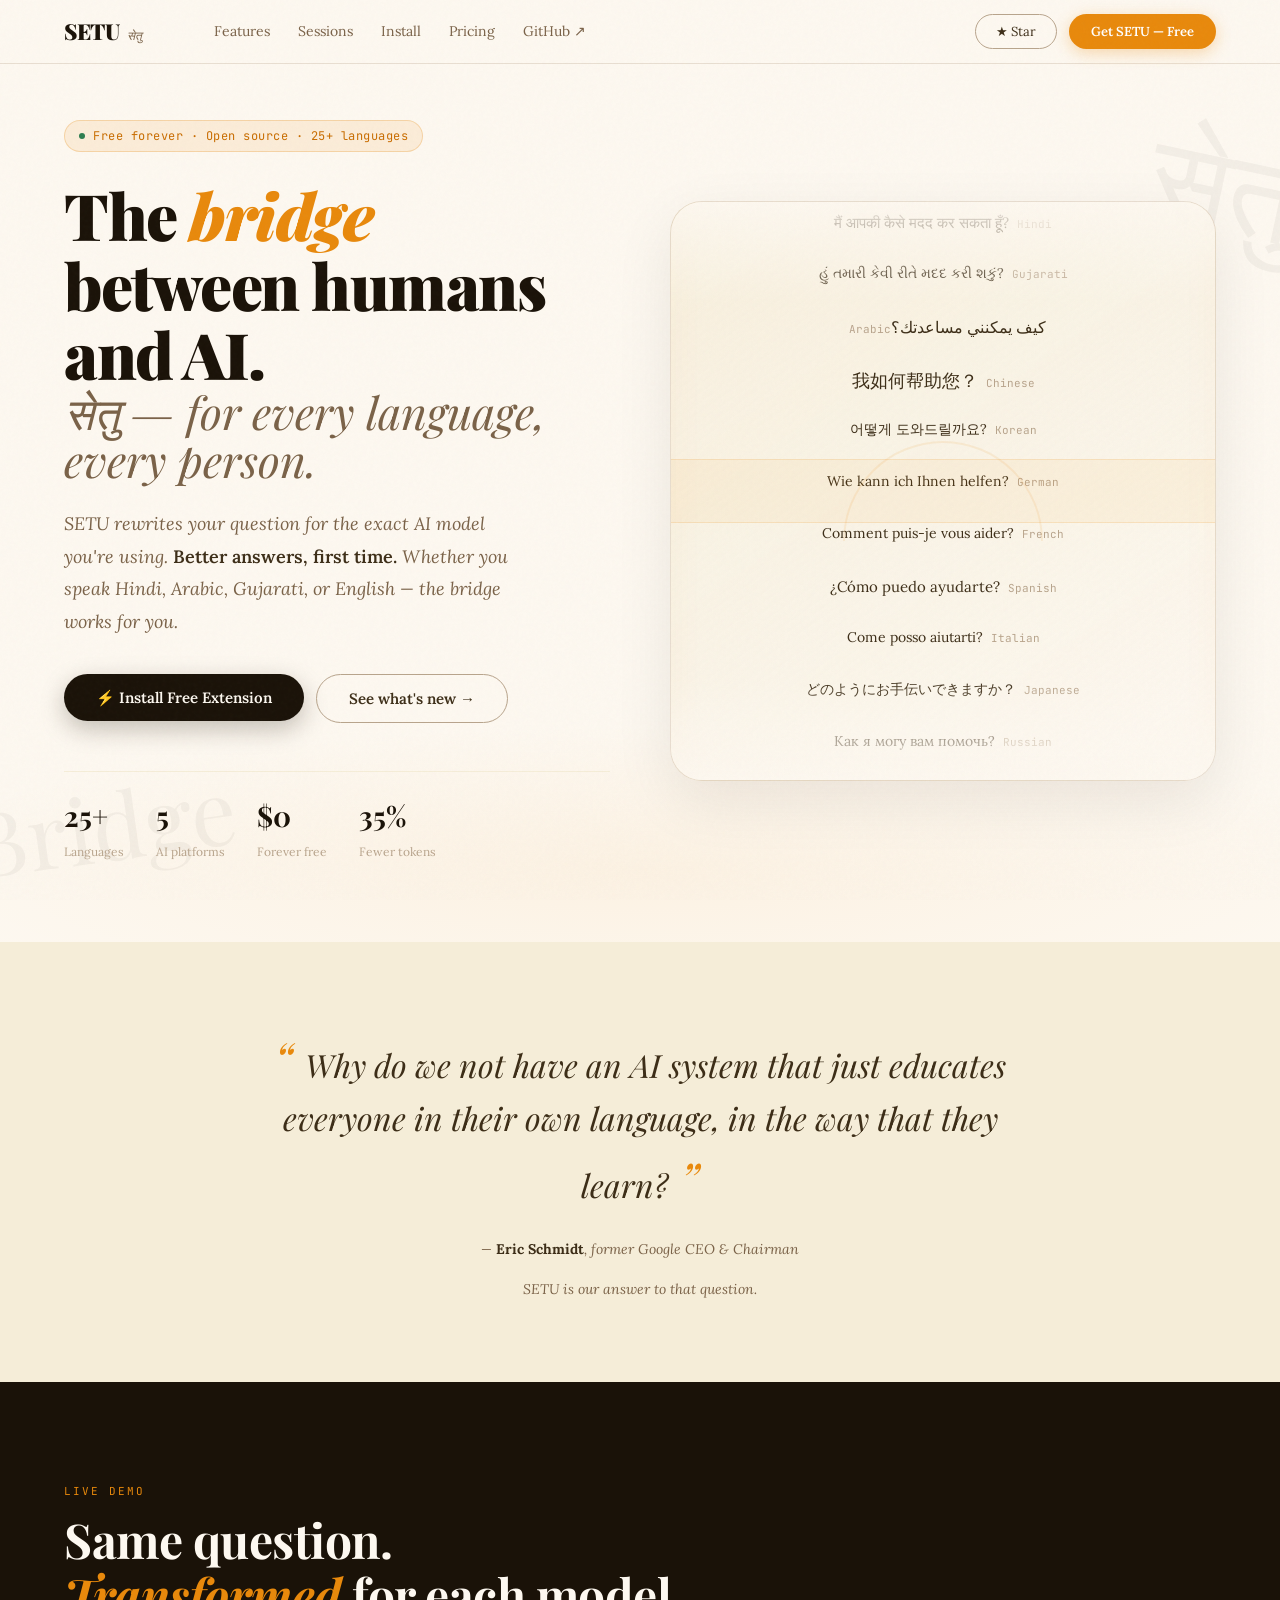
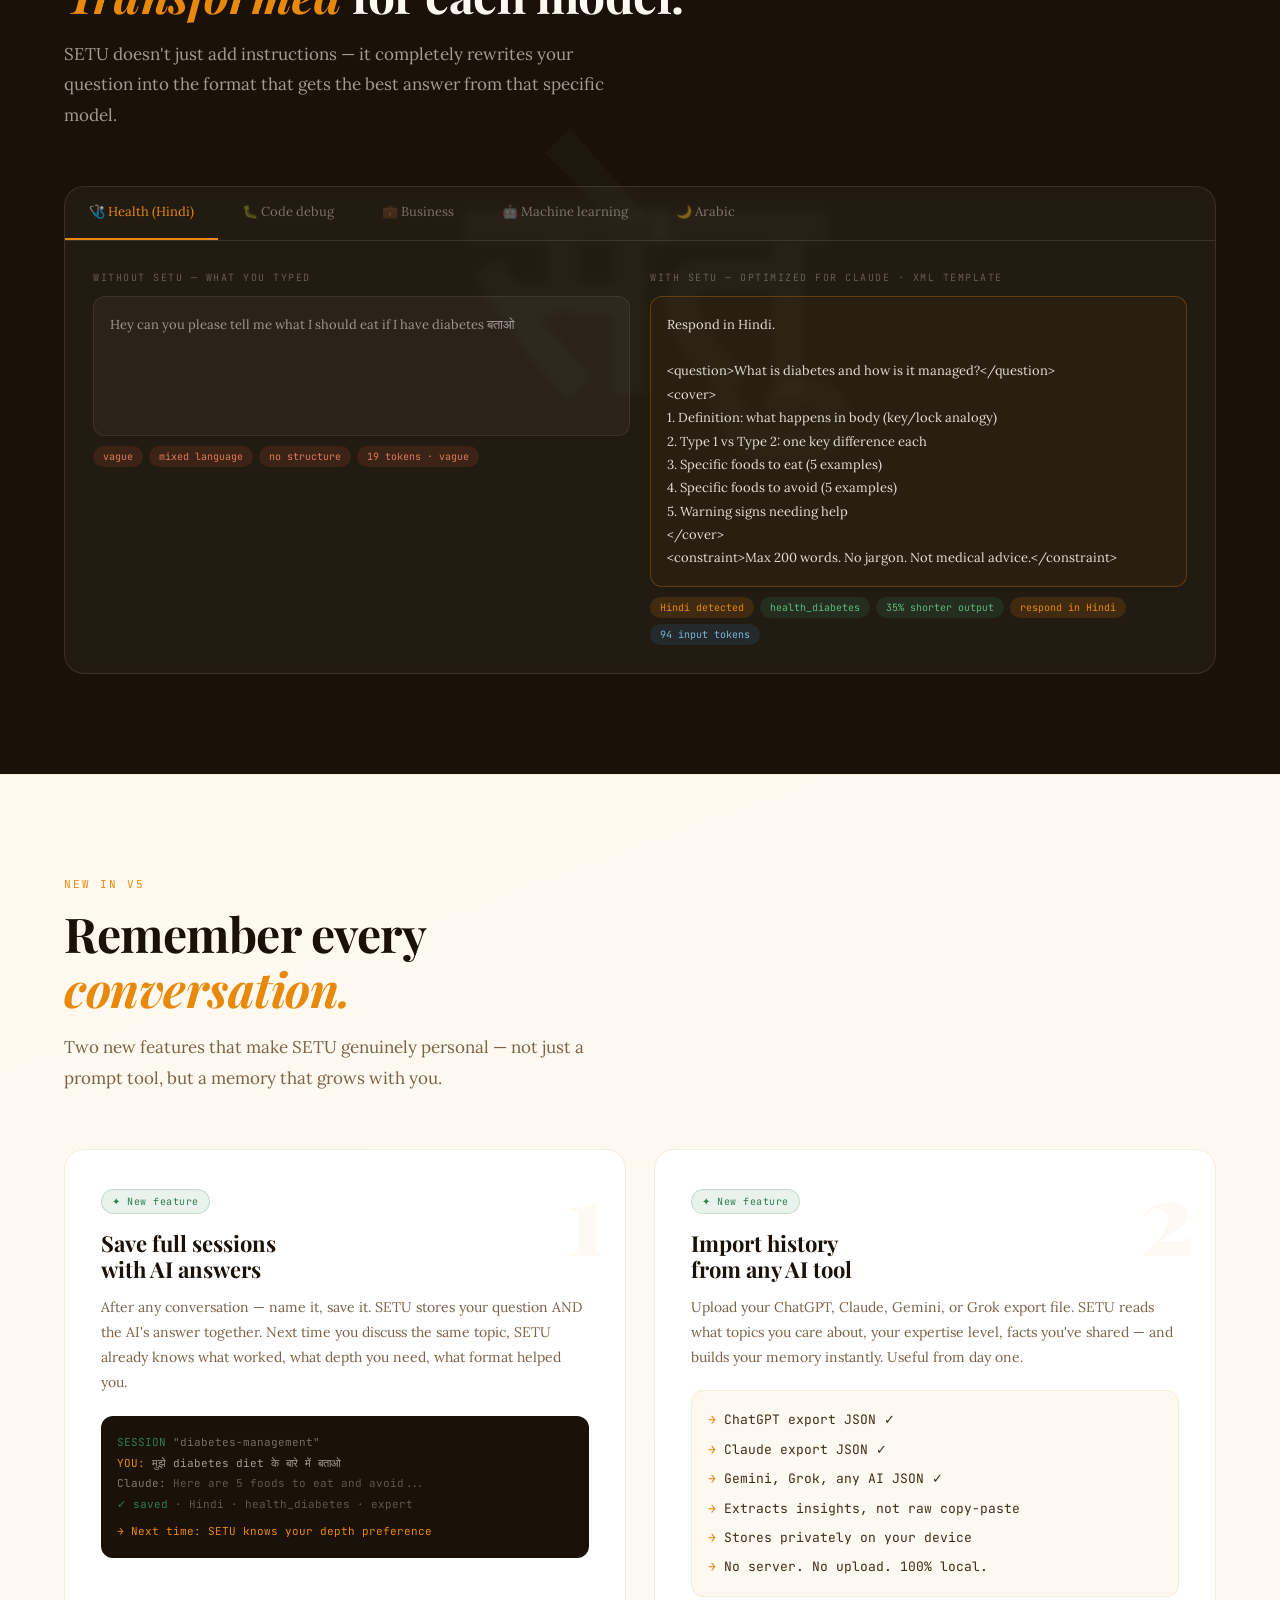
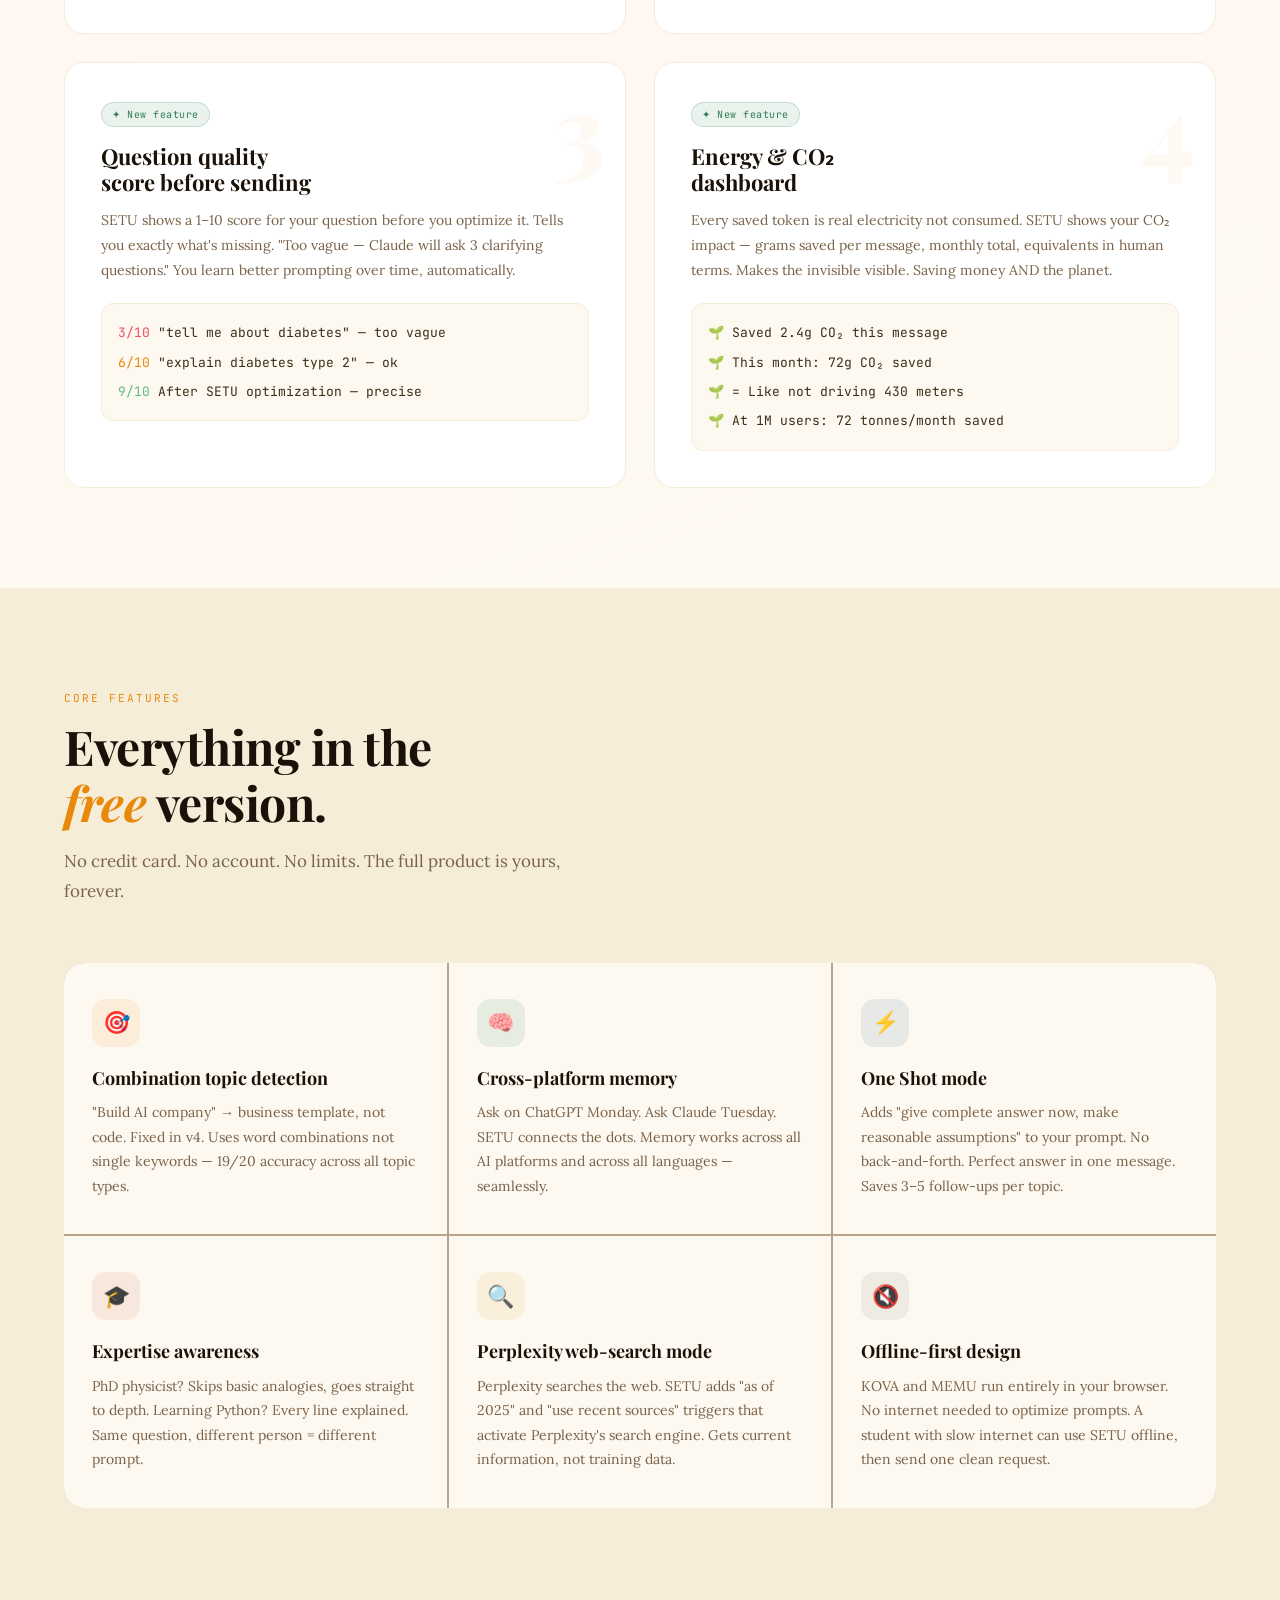
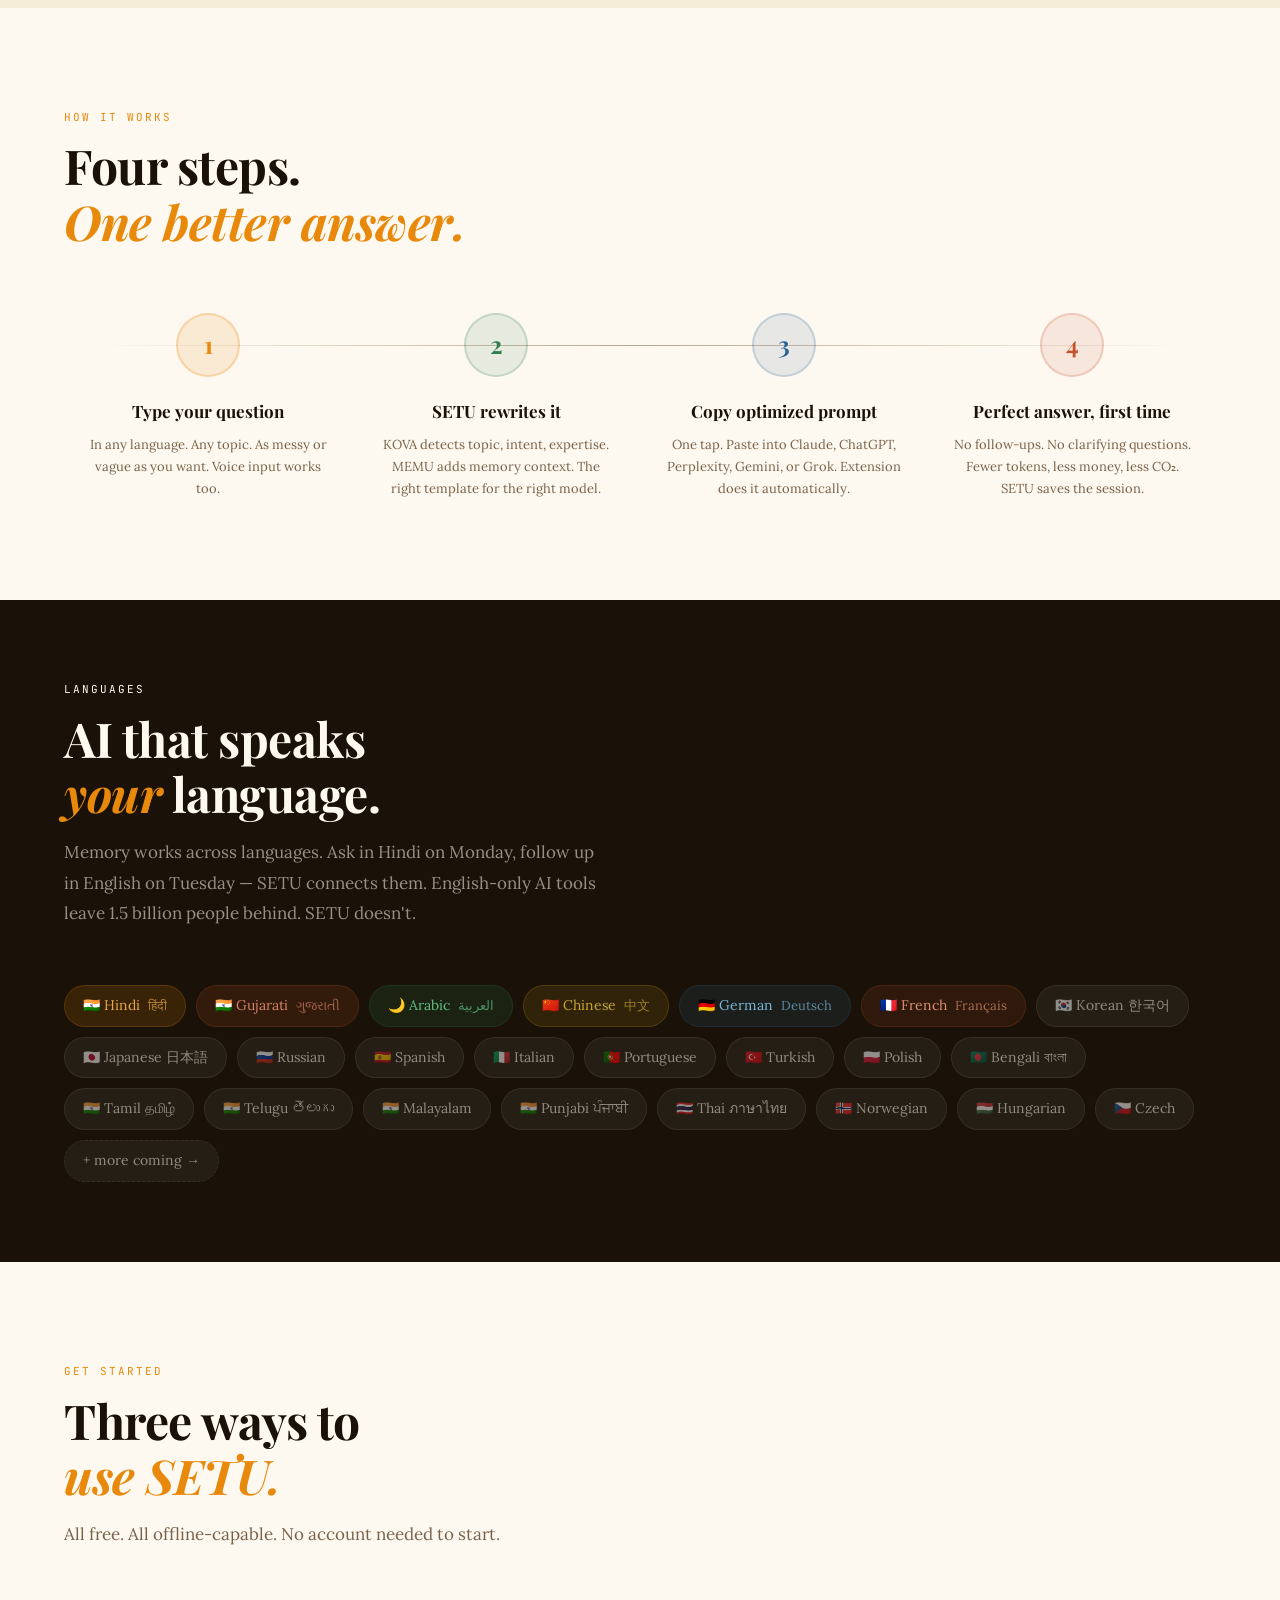
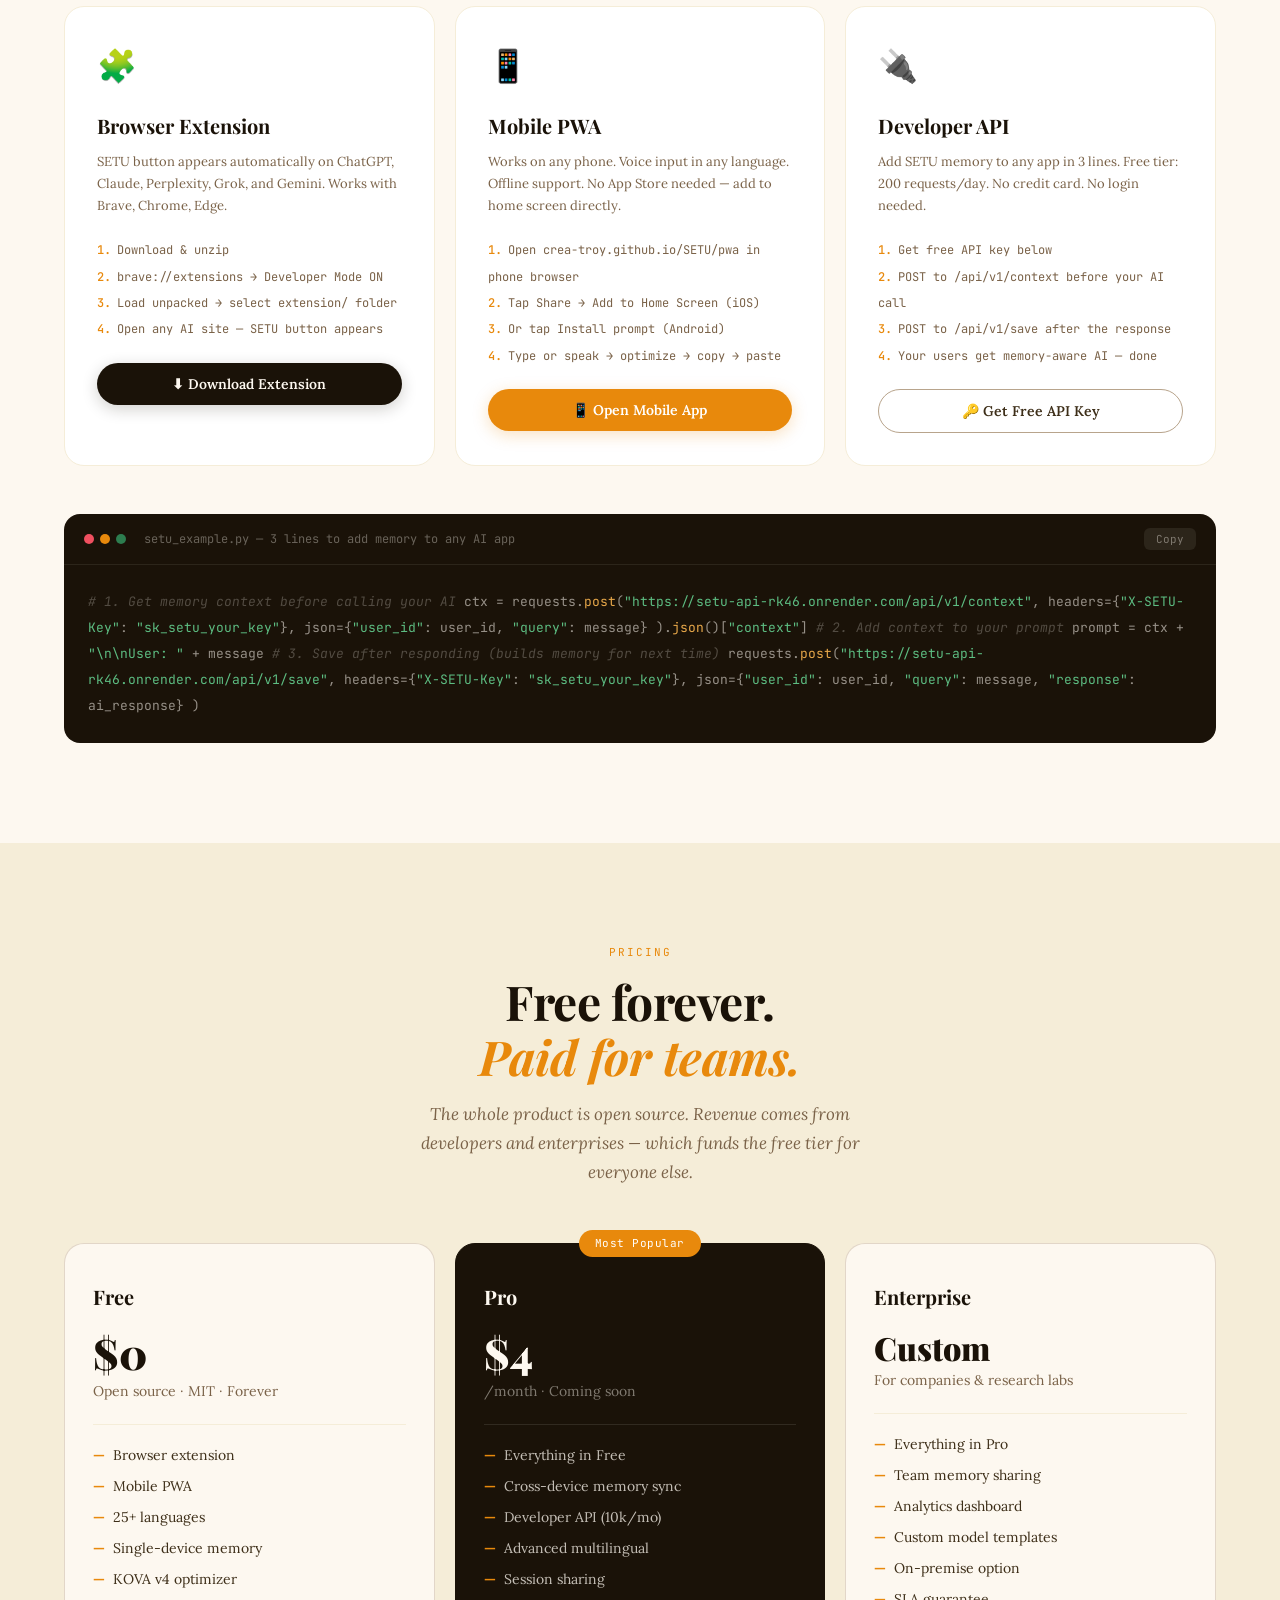
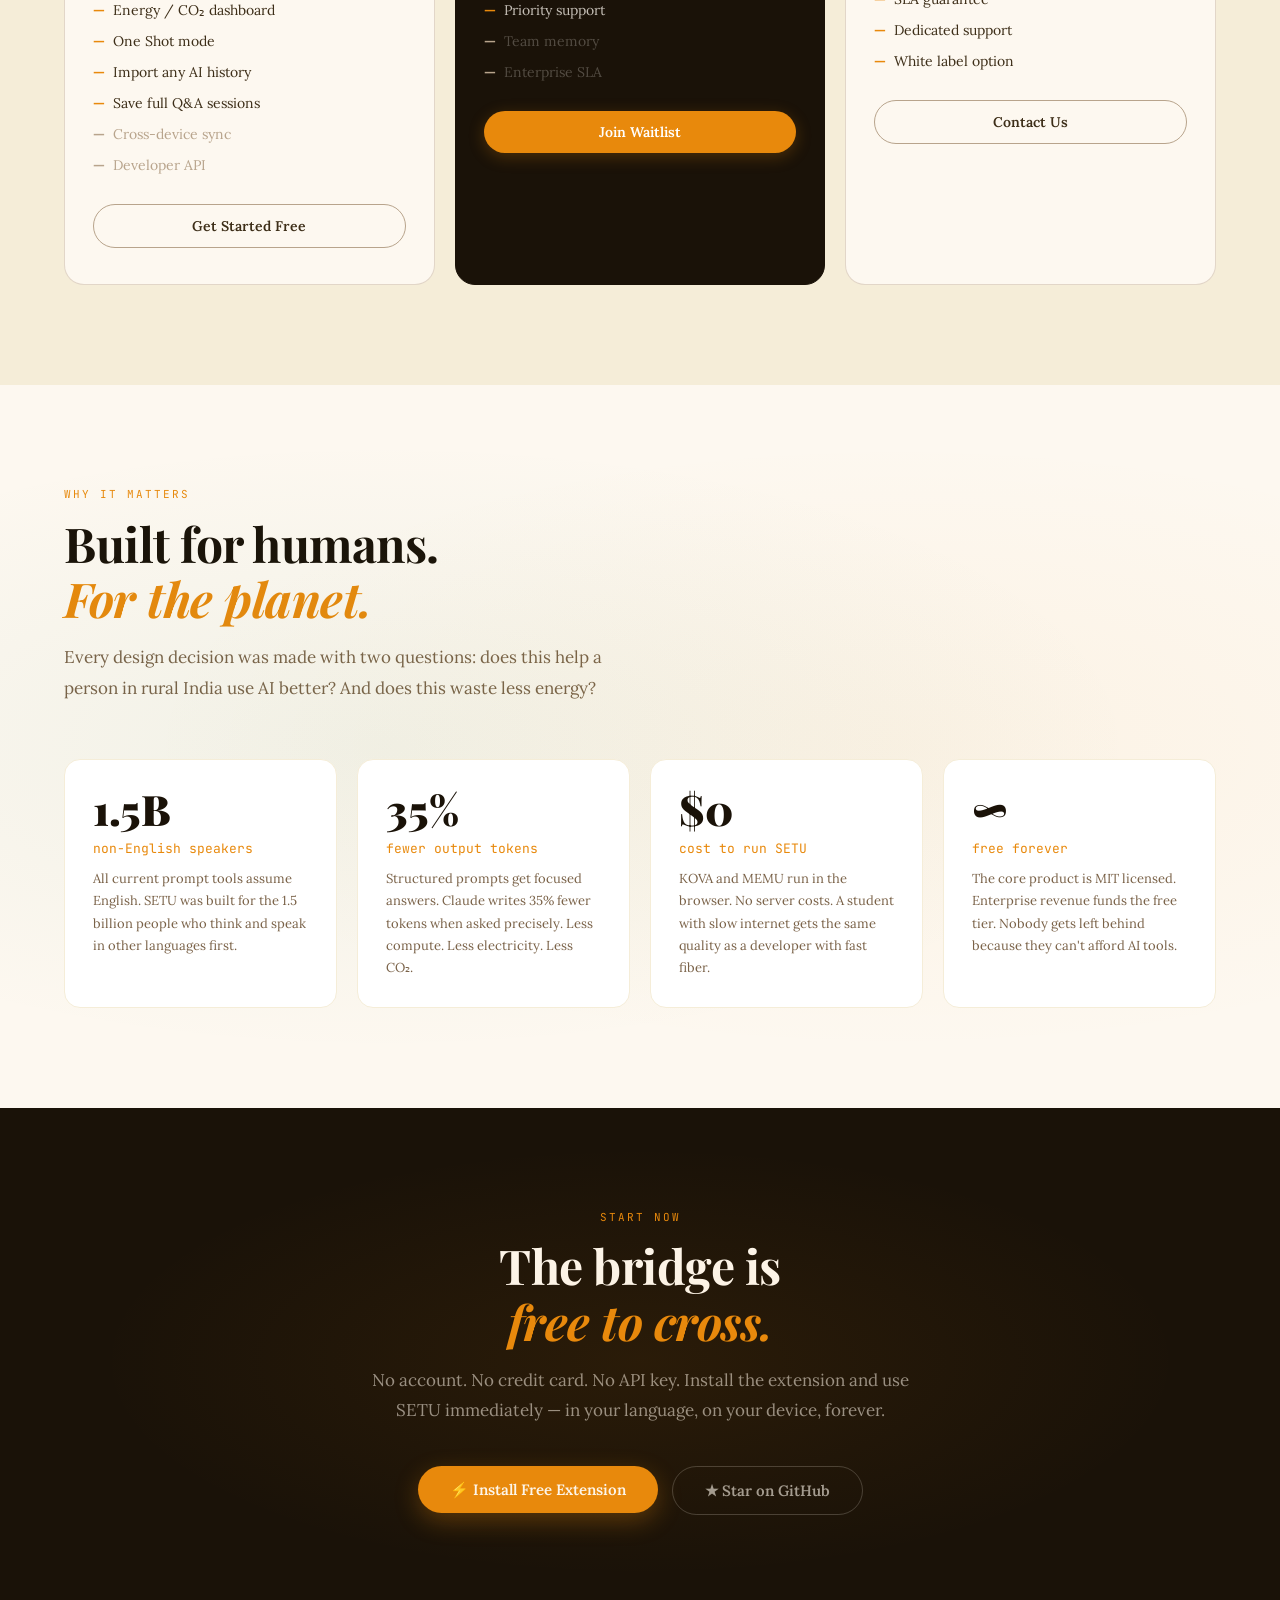
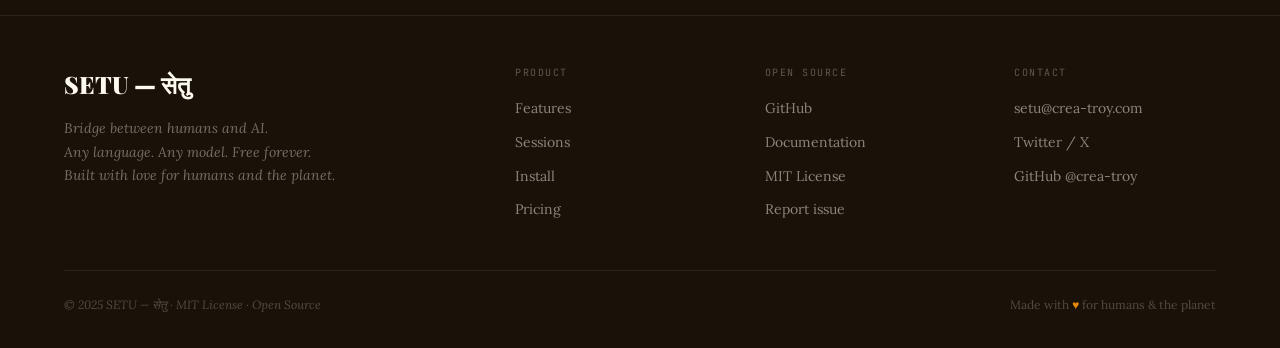
<file: index.html>
<!DOCTYPE html>
<html>
<head>
<meta charset="UTF-8">
<meta http-equiv="refresh" content="0; url=website/index.html">
<title>SETU — Bridge between humans and AI</title>
</head>
<body>
<script>window.location.replace("website/index.html");</script>
</body>
</html>
</file>
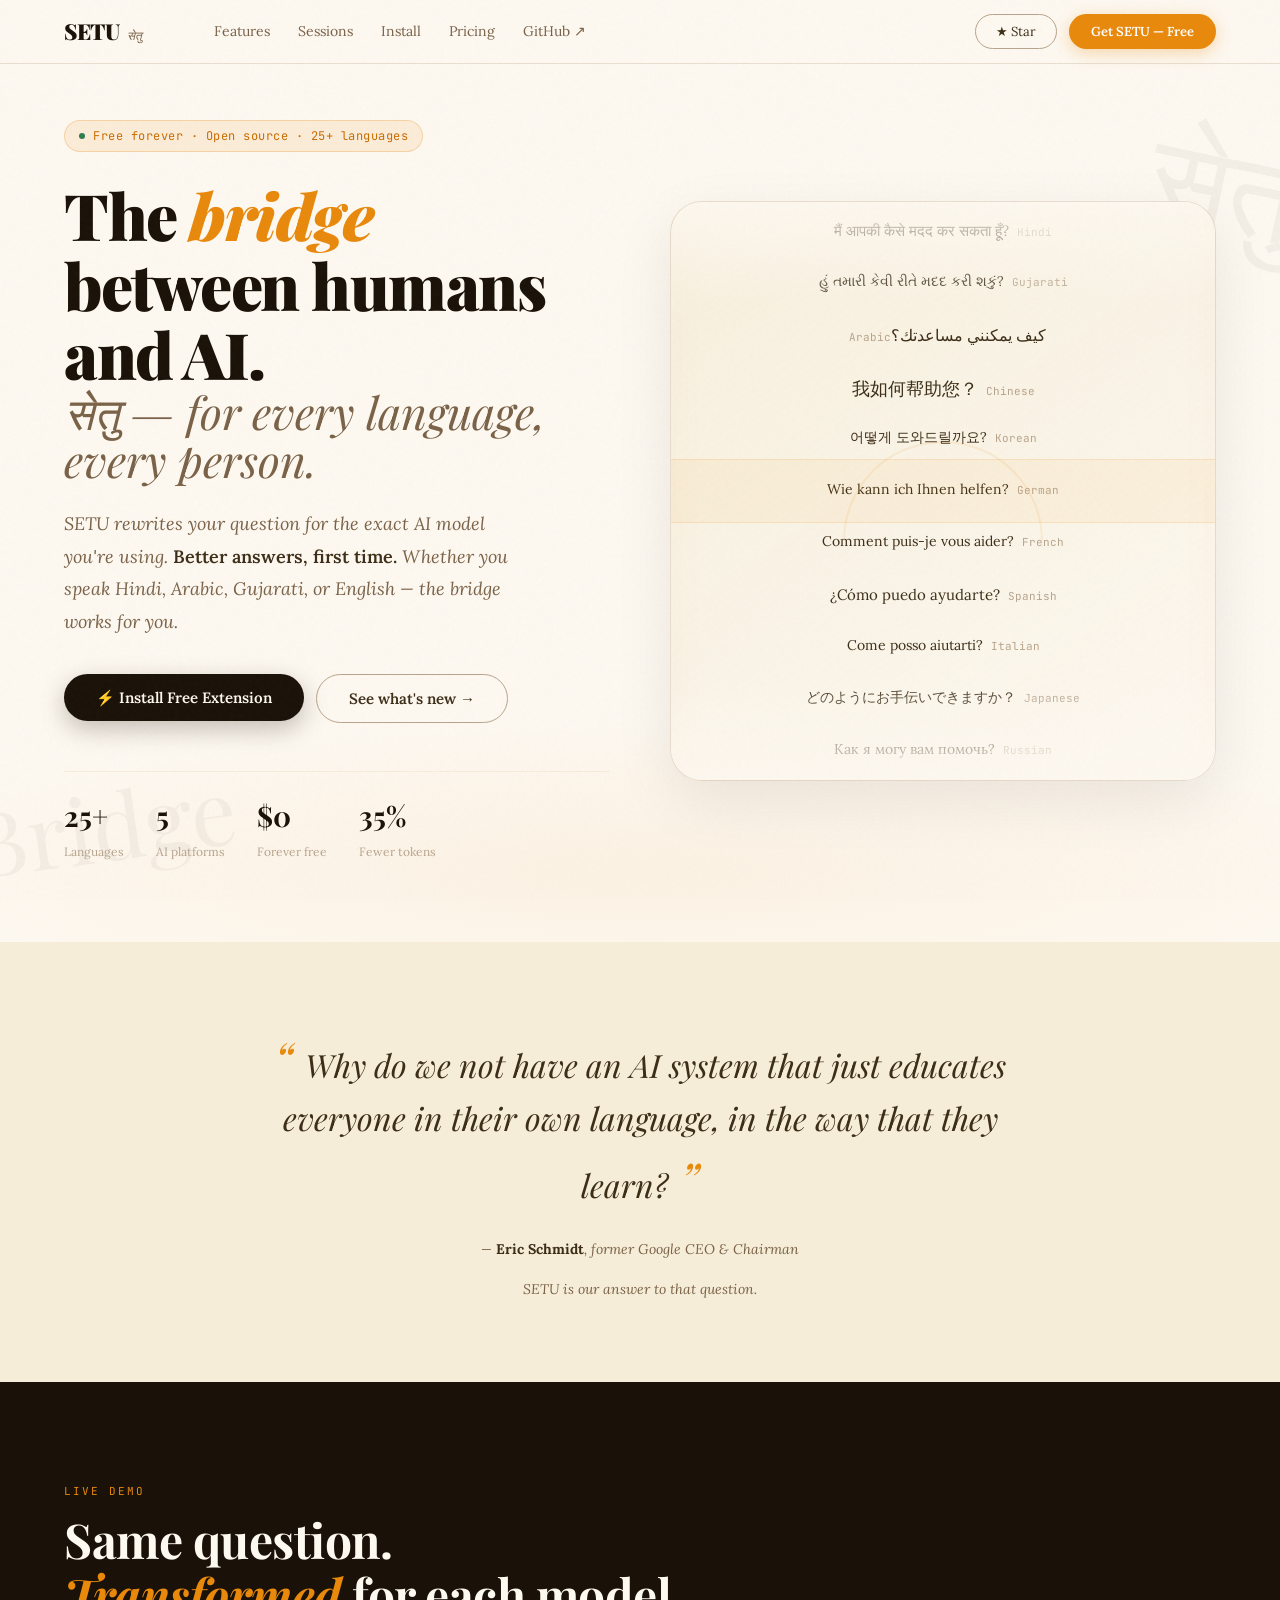
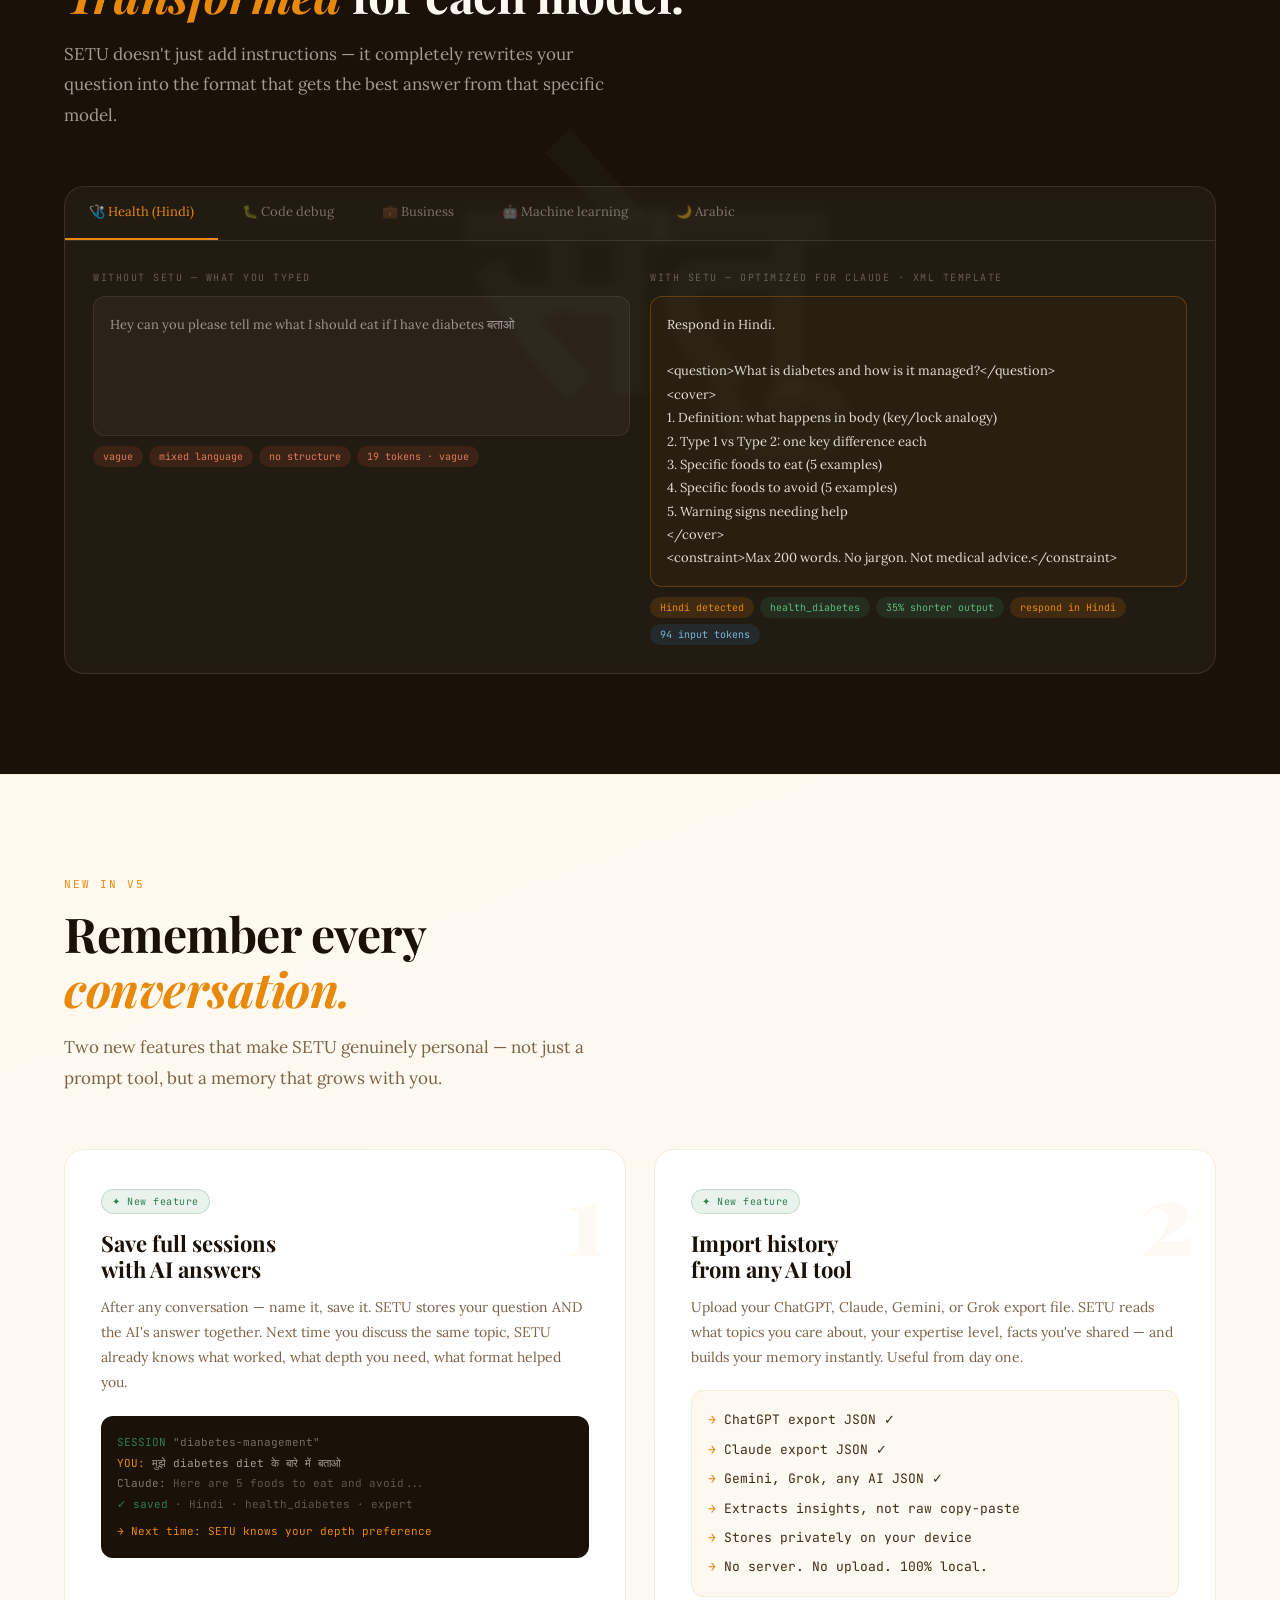
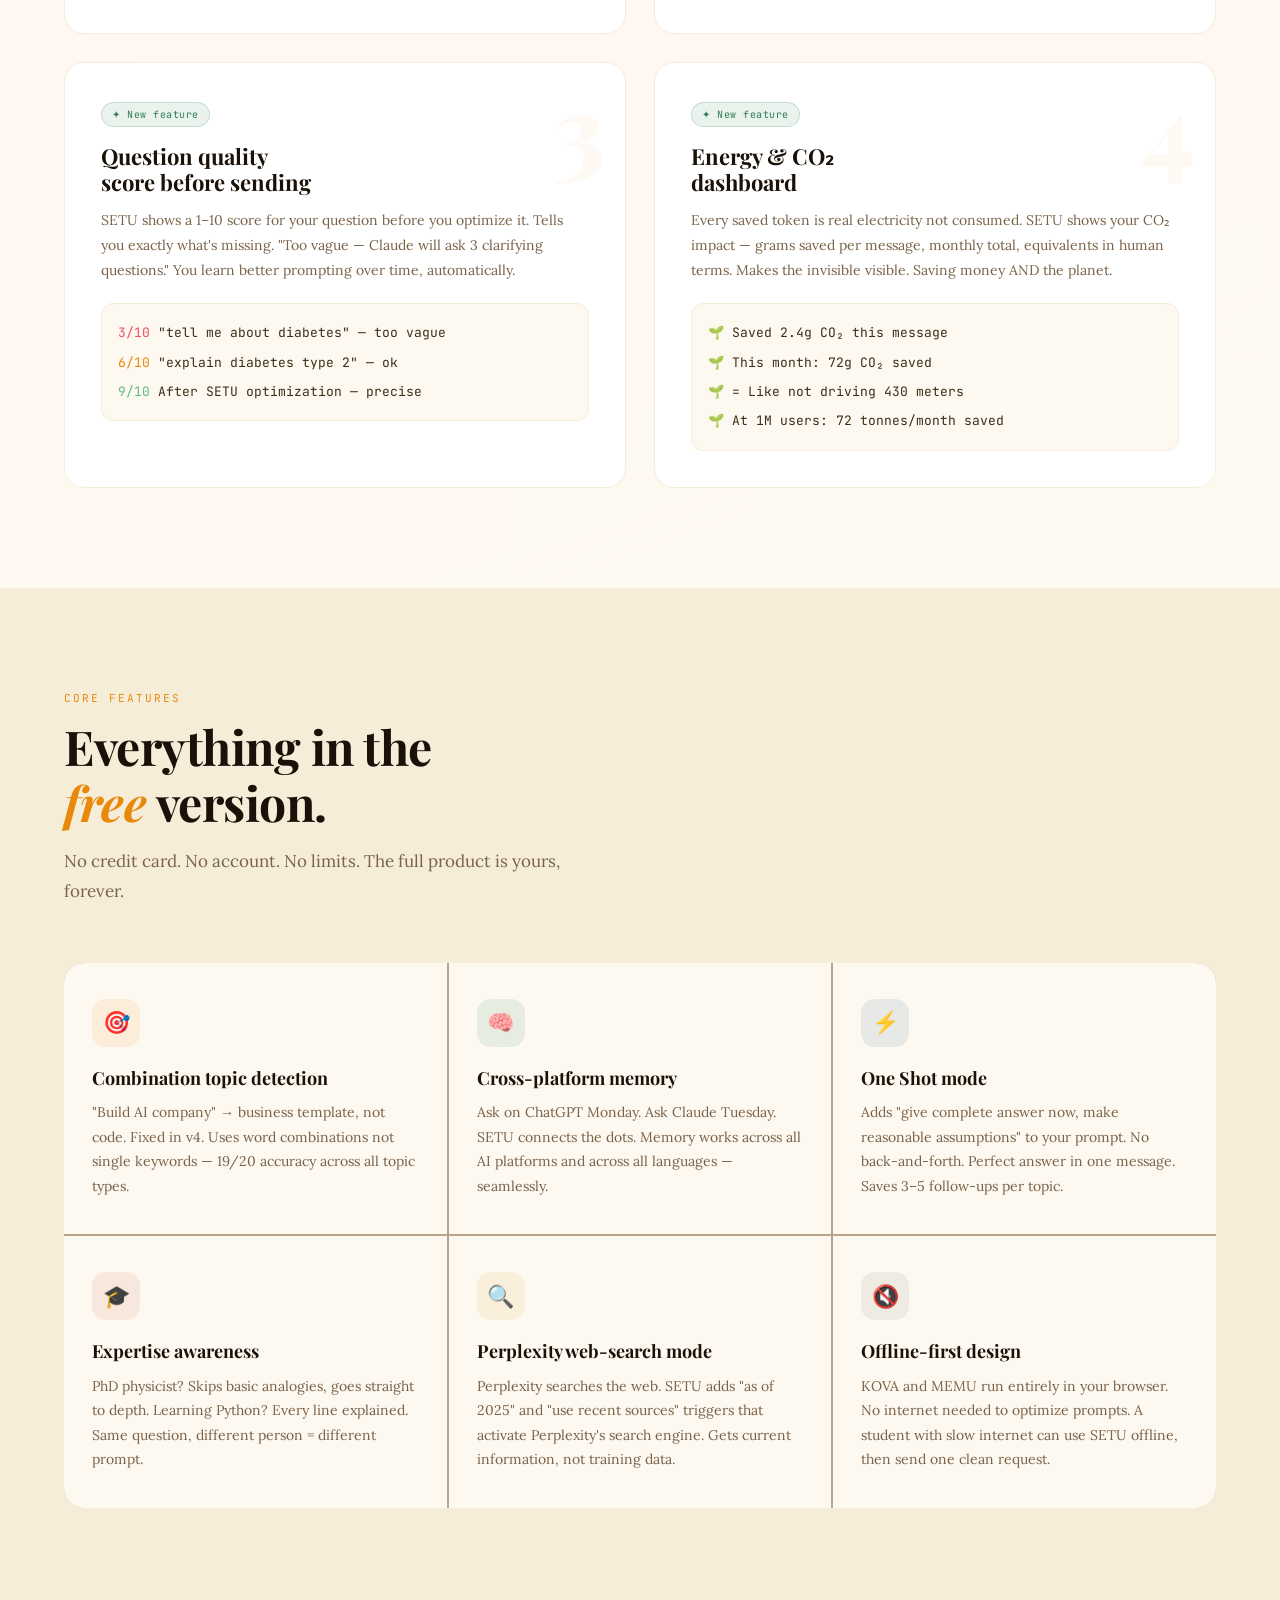
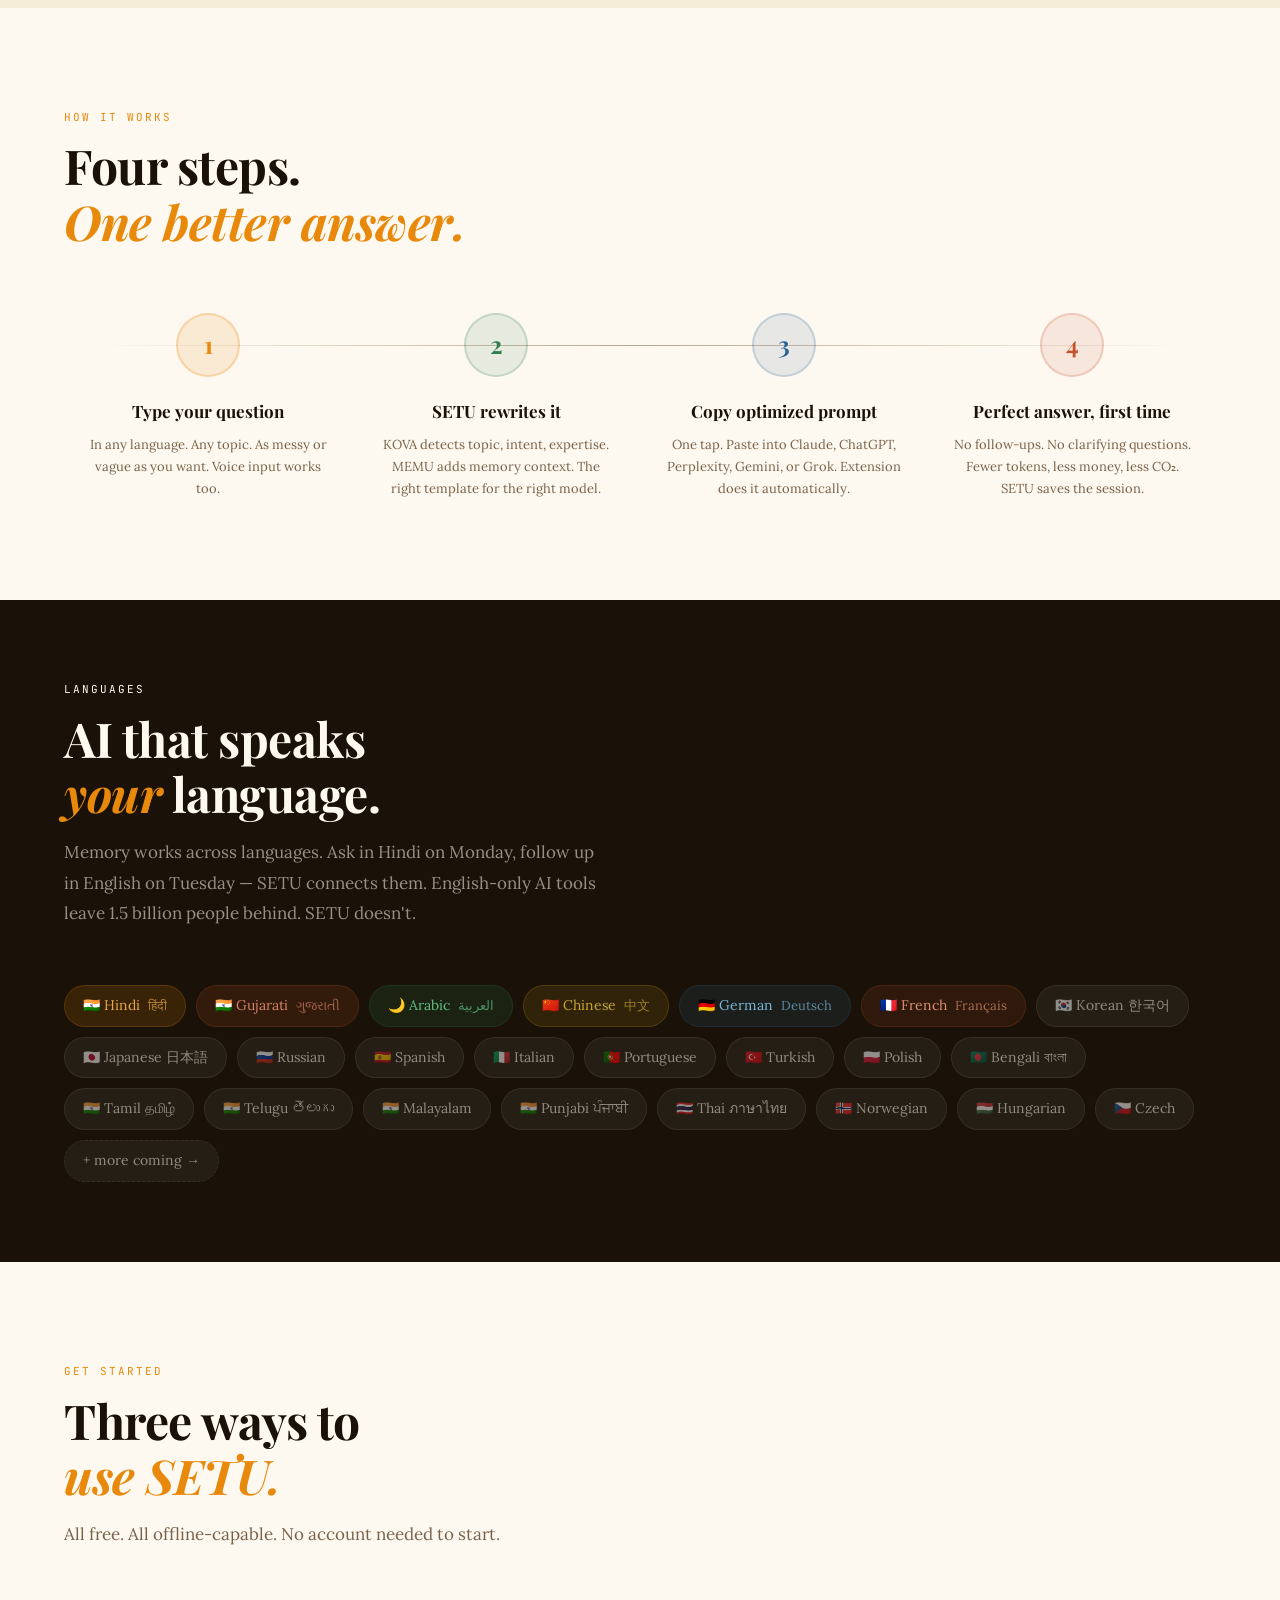
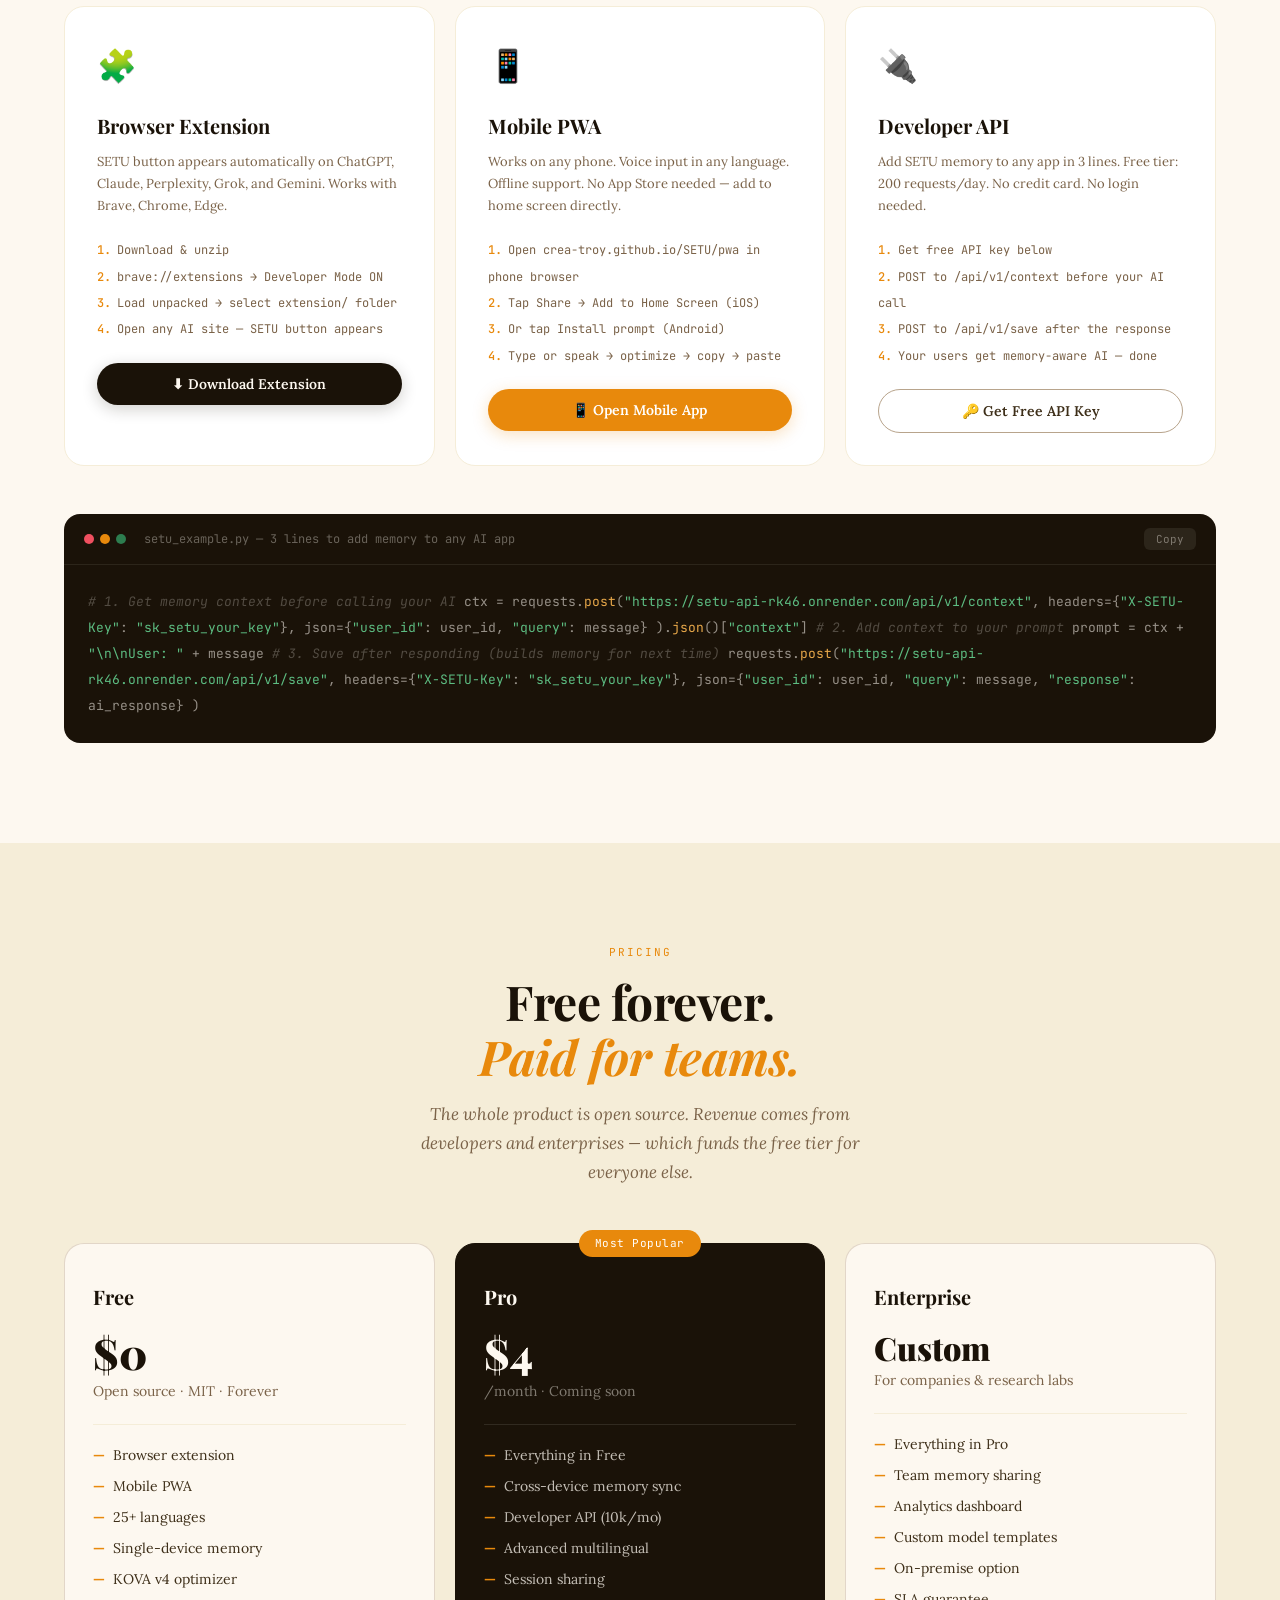
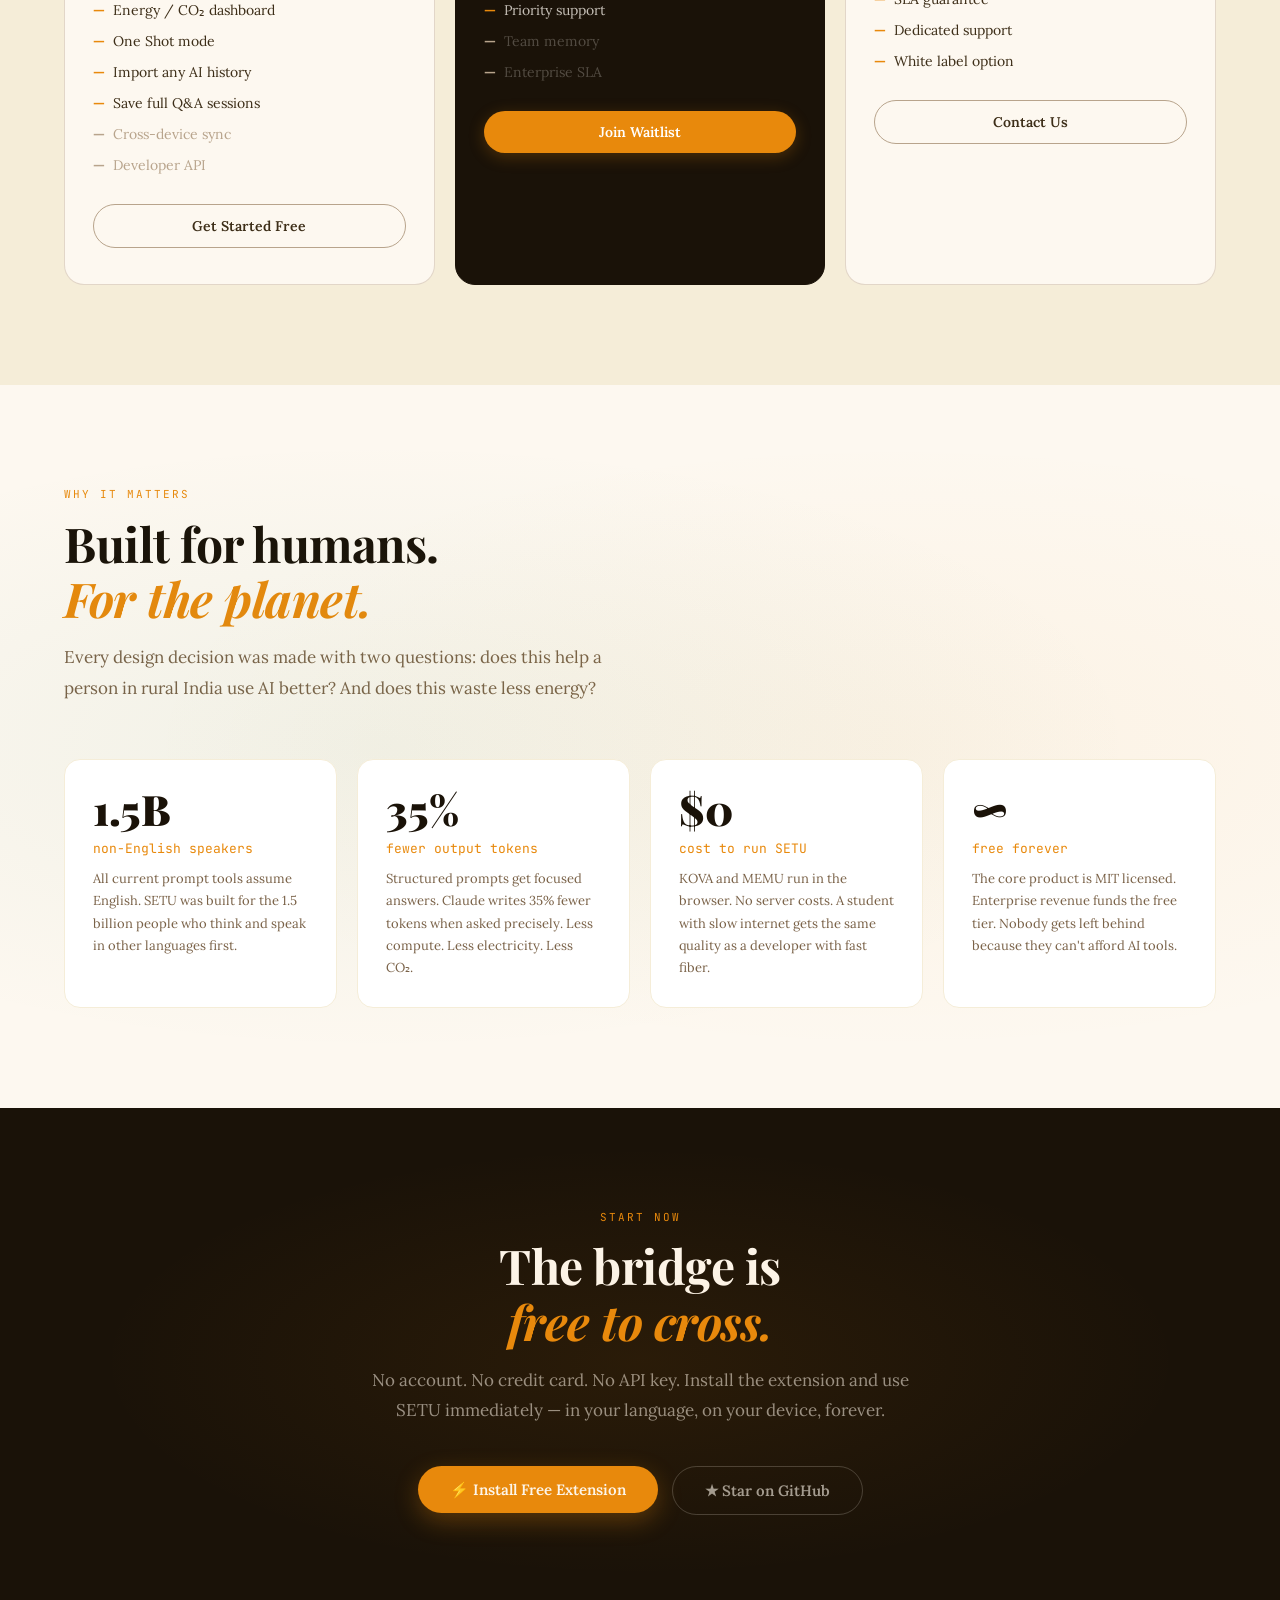
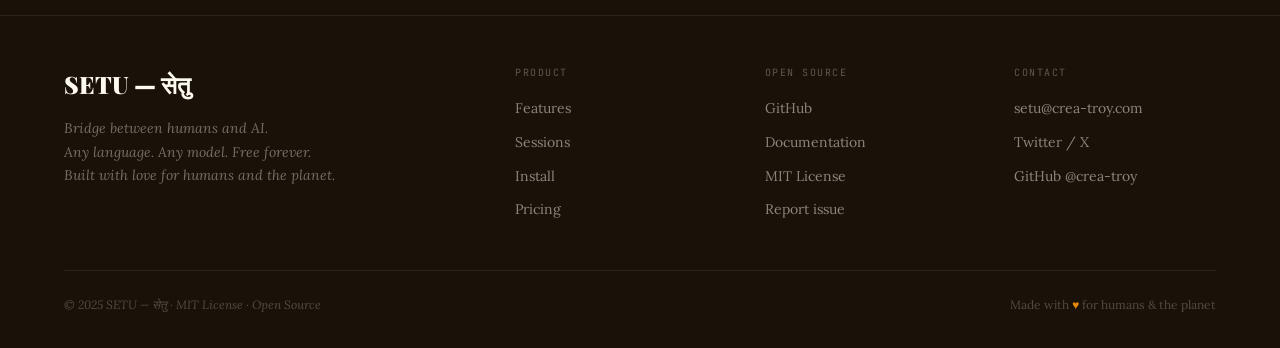
<file: website/index.html>
<!DOCTYPE html>
<html lang="en">
<head>
<meta charset="UTF-8">
<meta name="viewport" content="width=device-width,initial-scale=1">
<meta name="description" content="SETU — Bridge between humans and AI. Better AI answers in any language. Free forever.">
<title>SETU — सेतु — Bridge between humans and AI</title>
<link rel="preconnect" href="https://fonts.googleapis.com">
<link href="https://fonts.googleapis.com/css2?family=Playfair+Display:ital,wght@0,400;0,600;0,700;0,900;1,400;1,700&family=Lora:ital,wght@0,400;0,500;0,600;1,400&family=JetBrains+Mono:wght@400;500&display=swap" rel="stylesheet">

<style>
/* ══ RESET & ROOT ══ */
*, *::before, *::after { box-sizing: border-box; margin: 0; padding: 0; }
:root {
  --cream:   #FDF8F0;
  --cream2:  #F5EDD8;
  --ink:     #1A1208;
  --ink2:    #3D2E18;
  --ink3:    #7A6248;
  --ink4:    #B8A48C;
  --saffron: #E8890C;
  --turmeric:#C96D00;
  --leaf:    #2D7D4F;
  --terra:   #C4532A;
  --sky:     #2A6496;
  --gold:    #D4A017;
  --r: 16px;
}
html { scroll-behavior: smooth; font-size: 16px; }
body {
  background: var(--cream);
  color: var(--ink);
  font-family: 'Lora', Georgia, serif;
  line-height: 1.7;
  overflow-x: hidden;
}
a { color: inherit; text-decoration: none; }
::selection { background: rgba(232,137,12,0.25); }

/* ══ NOISE TEXTURE OVERLAY ══ */
body::before {
  content: '';
  position: fixed;
  inset: 0;
  background-image: url("data:image/svg+xml,%3Csvg viewBox='0 0 256 256' xmlns='http://www.w3.org/2000/svg'%3E%3Cfilter id='n'%3E%3CfeTurbulence type='fractalNoise' baseFrequency='0.9' numOctaves='4' stitchTiles='stitch'/%3E%3C/filter%3E%3Crect width='100%25' height='100%25' filter='url(%23n)' opacity='0.04'/%3E%3C/svg%3E");
  pointer-events: none;
  z-index: 1000;
  opacity: 0.6;
}

/* ══ NAV ══ */
nav {
  position: fixed; top: 0; left: 0; right: 0; z-index: 100;
  padding: 0 5%;
  height: 64px;
  display: flex; align-items: center; gap: 40px;
  background: rgba(253,248,240,0.88);
  backdrop-filter: blur(12px);
  border-bottom: 1px solid rgba(184,164,140,0.3);
}
.nav-logo {
  font-family: 'Playfair Display', serif;
  font-size: 22px;
  font-weight: 900;
  color: var(--ink);
  letter-spacing: -0.5px;
  display: flex; align-items: baseline; gap: 8px;
}
.nav-logo span {
  font-size: 12px;
  font-family: 'Lora', serif;
  font-weight: 400;
  font-style: italic;
  color: var(--ink3);
  letter-spacing: 0;
}
.nav-links { display: flex; gap: 28px; margin-left: 32px; }
.nav-links a {
  font-size: 14px;
  color: var(--ink3);
  font-family: 'Lora', serif;
  transition: color 0.2s;
}
.nav-links a:hover { color: var(--saffron); }
.nav-r { margin-left: auto; display: flex; gap: 12px; align-items: center; }
.btn-ghost {
  padding: 8px 20px; border-radius: 24px;
  border: 1.5px solid var(--ink4);
  background: transparent; color: var(--ink2);
  font-size: 13px; font-family: 'Lora', serif;
  cursor: pointer; transition: all 0.2s;
}
.btn-ghost:hover { border-color: var(--saffron); color: var(--saffron); }
.btn-saffron {
  padding: 9px 22px; border-radius: 24px;
  background: var(--saffron); color: white;
  border: none; font-size: 13px; font-family: 'Lora', serif;
  font-weight: 600; cursor: pointer; transition: all 0.2s;
  box-shadow: 0 4px 16px rgba(232,137,12,0.3);
}
.btn-saffron:hover { background: var(--turmeric); transform: translateY(-1px); }

/* ══ HERO ══ */
.hero {
  min-height: 100vh;
  padding: 120px 5% 80px;
  display: grid;
  grid-template-columns: 1fr 1fr;
  gap: 60px;
  align-items: center;
  position: relative;
  overflow: hidden;
}

/* Bridge background motif */
.hero::after {
  content: '';
  position: absolute;
  bottom: -80px; left: 50%; transform: translateX(-50%);
  width: 120%;
  height: 300px;
  background: radial-gradient(ellipse, rgba(232,137,12,0.06) 0%, transparent 70%);
  pointer-events: none;
}

/* Floating script decorations */
.hero-deco {
  position: absolute;
  font-size: 120px;
  opacity: 0.04;
  font-family: 'Playfair Display', serif;
  pointer-events: none;
  user-select: none;
}
.hero-deco.d1 { top: 80px; right: -20px; transform: rotate(12deg); }
.hero-deco.d2 { bottom: 40px; left: -30px; transform: rotate(-8deg); font-size: 90px; }

.hero-left { position: relative; z-index: 2; }

.hero-eyebrow {
  display: inline-flex; align-items: center; gap: 8px;
  background: rgba(232,137,12,0.1);
  border: 1px solid rgba(232,137,12,0.25);
  border-radius: 24px;
  padding: 5px 14px;
  font-size: 12px;
  font-family: 'JetBrains Mono', monospace;
  color: var(--turmeric);
  letter-spacing: 0.5px;
  margin-bottom: 28px;
}
.hero-eyebrow::before {
  content: '';
  width: 6px; height: 6px;
  border-radius: 50%;
  background: var(--leaf);
  animation: breathe 2.5s ease-in-out infinite;
}
@keyframes breathe {
  0%,100% { opacity: 1; transform: scale(1); }
  50% { opacity: 0.4; transform: scale(0.7); }
}

h1 {
  font-family: 'Playfair Display', serif;
  font-size: clamp(38px, 5vw, 68px);
  font-weight: 900;
  line-height: 1.08;
  letter-spacing: -1.5px;
  color: var(--ink);
  margin-bottom: 8px;
}
h1 .italic { font-style: italic; color: var(--saffron); }
h1 .script {
  font-style: italic;
  font-weight: 400;
  font-size: 0.7em;
  color: var(--ink3);
  display: block;
  letter-spacing: 0;
}

.hero-sub {
  font-size: 18px;
  color: var(--ink3);
  line-height: 1.8;
  max-width: 460px;
  margin: 24px 0 36px;
  font-style: italic;
}
.hero-sub strong { font-style: normal; color: var(--ink2); font-weight: 600; }

.hero-btns { display: flex; gap: 12px; flex-wrap: wrap; margin-bottom: 48px; }
.btn-big {
  padding: 14px 32px; border-radius: 32px;
  font-size: 15px; font-family: 'Lora', serif;
  font-weight: 600; cursor: pointer;
  display: flex; align-items: center; gap: 8px;
  transition: all 0.25s;
}
.btn-big.primary {
  background: var(--ink);
  color: var(--cream);
  border: none;
  box-shadow: 0 8px 24px rgba(26,18,8,0.25);
}
.btn-big.primary:hover { background: var(--ink2); transform: translateY(-2px); box-shadow: 0 12px 32px rgba(26,18,8,0.3); }
.btn-big.secondary {
  background: transparent;
  color: var(--ink2);
  border: 1.5px solid var(--ink4);
}
.btn-big.secondary:hover { border-color: var(--saffron); color: var(--saffron); }

/* Stats row */
.hero-stats { display: flex; gap: 32px; padding-top: 20px; border-top: 1px solid var(--cream2); }
.hstat-val {
  font-family: 'Playfair Display', serif;
  font-size: 28px; font-weight: 700;
  color: var(--ink);
}
.hstat-lbl { font-size: 12px; color: var(--ink4); margin-top: 2px; }

/* ══ LANGUAGE RIVER (right side of hero) ══ */
.lang-river {
  position: relative; height: 580px;
  display: flex; align-items: center; justify-content: center;
}
.lang-river-inner {
  position: relative;
  width: 100%; height: 100%;
  overflow: hidden;
  border-radius: 32px;
  background: linear-gradient(145deg, rgba(245,237,216,0.8) 0%, rgba(253,248,240,0.4) 100%);
  border: 1px solid rgba(184,164,140,0.3);
  box-shadow: inset 0 2px 40px rgba(232,137,12,0.04), 0 20px 60px rgba(26,18,8,0.08);
}
.lang-phrase {
  position: absolute;
  left: 50%;
  transform: translateX(-50%);
  white-space: nowrap;
  font-size: 15px;
  line-height: 1.4;
  transition: all 0.3s;
  cursor: default;
  padding: 6px 14px;
  border-radius: 20px;
  user-select: none;
}
.lang-phrase:hover {
  background: rgba(232,137,12,0.1);
  transform: translateX(-50%) scale(1.05);
}
.lang-phrase .phrase-text { color: var(--ink2); }
.lang-phrase .phrase-lang {
  font-size: 11px;
  color: var(--ink4);
  font-family: 'JetBrains Mono', monospace;
  margin-left: 8px;
}
/* Fade masks top and bottom */
.lang-river-inner::before,
.lang-river-inner::after {
  content: '';
  position: absolute;
  left: 0; right: 0; height: 100px;
  z-index: 10; pointer-events: none;
}
.lang-river-inner::before {
  top: 0;
  background: linear-gradient(to bottom, rgba(253,248,240,0.95), transparent);
}
.lang-river-inner::after {
  bottom: 0;
  background: linear-gradient(to top, rgba(253,248,240,0.95), transparent);
}
/* Centre spotlight */
.lang-spotlight {
  position: absolute;
  left: 0; right: 0;
  top: 50%; transform: translateY(-50%);
  height: 64px;
  background: rgba(232,137,12,0.06);
  border-top: 1px solid rgba(232,137,12,0.15);
  border-bottom: 1px solid rgba(232,137,12,0.15);
  z-index: 5; pointer-events: none;
}
/* Central decorative bridge arc */
.bridge-arc {
  position: absolute;
  top: 50%; left: 50%;
  transform: translate(-50%, -50%);
  width: 200px; height: 100px;
  border: 2px solid rgba(232,137,12,0.1);
  border-bottom: none;
  border-radius: 100px 100px 0 0;
  pointer-events: none;
  z-index: 2;
}

/* ══ SECTION SHARED ══ */
section { padding: 100px 5%; }
.section-tag {
  font-family: 'JetBrains Mono', monospace;
  font-size: 11px;
  letter-spacing: 2px;
  color: var(--saffron);
  text-transform: uppercase;
  margin-bottom: 12px;
}
h2 {
  font-family: 'Playfair Display', serif;
  font-size: clamp(28px, 4vw, 48px);
  font-weight: 700;
  line-height: 1.15;
  letter-spacing: -0.5px;
  color: var(--ink);
  margin-bottom: 16px;
}
h2 em { font-style: italic; color: var(--saffron); }
.section-sub {
  font-size: 17px;
  color: var(--ink3);
  max-width: 540px;
  line-height: 1.8;
  margin-bottom: 56px;
}

/* ══ DEMO SECTION ══ */
.demo-section {
  background: var(--ink);
  color: var(--cream);
  padding: 100px 5%;
  position: relative;
  overflow: hidden;
}
.demo-section::before {
  content: 'सेतु';
  position: absolute;
  font-family: 'Playfair Display', serif;
  font-size: 280px;
  font-weight: 900;
  color: rgba(255,255,255,0.02);
  top: 50%; left: 50%;
  transform: translate(-50%,-50%);
  pointer-events: none;
  white-space: nowrap;
}
.demo-section .section-tag { color: var(--saffron); }
.demo-section h2 { color: var(--cream); }
.demo-section .section-sub { color: rgba(253,248,240,0.6); }

.demo-card {
  background: rgba(253,248,240,0.04);
  border: 1px solid rgba(253,248,240,0.1);
  border-radius: 20px;
  overflow: hidden;
  backdrop-filter: blur(4px);
}
.demo-tabs {
  display: flex;
  border-bottom: 1px solid rgba(253,248,240,0.1);
  overflow-x: auto;
}
.demo-tab {
  padding: 14px 24px;
  font-size: 13px;
  font-family: 'Lora', serif;
  color: rgba(253,248,240,0.4);
  cursor: pointer;
  border-bottom: 2px solid transparent;
  transition: all 0.2s;
  white-space: nowrap;
  flex-shrink: 0;
}
.demo-tab.on { color: var(--saffron); border-bottom-color: var(--saffron); }
.demo-body-inner { padding: 28px; }
.demo-cols { display: grid; grid-template-columns: 1fr 1fr; gap: 20px; }
.demo-col-lbl {
  font-family: 'JetBrains Mono', monospace;
  font-size: 10px;
  letter-spacing: 1.5px;
  color: rgba(253,248,240,0.3);
  text-transform: uppercase;
  margin-bottom: 10px;
}
.demo-box {
  background: rgba(253,248,240,0.04);
  border: 1px solid rgba(253,248,240,0.08);
  border-radius: 12px;
  padding: 16px;
  font-size: 13px;
  line-height: 1.8;
  color: rgba(253,248,240,0.55);
  font-family: 'Lora', serif;
  min-height: 140px;
}
.demo-box.optimized {
  border-color: rgba(232,137,12,0.3);
  background: rgba(232,137,12,0.04);
  color: rgba(253,248,240,0.88);
}
.demo-tags { display: flex; gap: 6px; flex-wrap: wrap; margin-top: 10px; }
.demo-tag {
  padding: 2px 10px; border-radius: 20px;
  font-size: 10px; font-family: 'JetBrains Mono', monospace;
}
.dt-green { background: rgba(45,125,79,0.2); color: #5fb882; }
.dt-saffron { background: rgba(232,137,12,0.15); color: var(--saffron); }
.dt-red { background: rgba(196,83,42,0.15); color: #e07a5f; }
.dt-sky { background: rgba(42,100,150,0.2); color: #7ab8d8; }

/* ══ FEATURES ══ */
.features-section { background: var(--cream2); }
.features-grid {
  display: grid;
  grid-template-columns: repeat(3, 1fr);
  gap: 2px;
  background: var(--ink4);
  border-radius: 20px;
  overflow: hidden;
}
.feat-card {
  background: var(--cream);
  padding: 36px 28px;
  transition: background 0.2s;
}
.feat-card:hover { background: #FFF9F2; }
.feat-icon {
  width: 48px; height: 48px;
  border-radius: 14px;
  display: flex; align-items: center; justify-content: center;
  font-size: 22px;
  margin-bottom: 20px;
}
.fi-saffron { background: rgba(232,137,12,0.1); }
.fi-leaf { background: rgba(45,125,79,0.1); }
.fi-sky { background: rgba(42,100,150,0.1); }
.fi-terra { background: rgba(196,83,42,0.1); }
.fi-gold { background: rgba(212,160,23,0.1); }
.fi-ink { background: rgba(26,18,8,0.06); }
.feat-title {
  font-family: 'Playfair Display', serif;
  font-size: 18px; font-weight: 700;
  color: var(--ink);
  margin-bottom: 10px;
  line-height: 1.3;
}
.feat-desc { font-size: 14px; color: var(--ink3); line-height: 1.75; }

/* ══ NEW FEATURES (what you asked for) ══ */
.new-features-section {
  background: linear-gradient(160deg, #FFF9F0 0%, var(--cream) 100%);
  border-top: 1px solid var(--cream2);
  border-bottom: 1px solid var(--cream2);
}
.new-feat-grid { display: grid; grid-template-columns: 1fr 1fr; gap: 28px; }
.new-feat-card {
  background: white;
  border: 1.5px solid var(--cream2);
  border-radius: 20px;
  padding: 36px;
  position: relative;
  overflow: hidden;
  transition: border-color 0.2s, box-shadow 0.2s;
}
.new-feat-card:hover {
  border-color: rgba(232,137,12,0.3);
  box-shadow: 0 12px 40px rgba(232,137,12,0.08);
}
.new-feat-card::before {
  content: attr(data-num);
  position: absolute;
  top: -20px; right: 20px;
  font-family: 'Playfair Display', serif;
  font-size: 100px;
  font-weight: 900;
  color: rgba(232,137,12,0.05);
  pointer-events: none;
}
.new-badge {
  display: inline-flex; align-items: center; gap: 5px;
  background: rgba(45,125,79,0.1);
  border: 1px solid rgba(45,125,79,0.2);
  color: var(--leaf);
  padding: 3px 10px; border-radius: 20px;
  font-size: 10px; font-family: 'JetBrains Mono', monospace;
  letter-spacing: 0.5px;
  margin-bottom: 16px;
}
.new-feat-title {
  font-family: 'Playfair Display', serif;
  font-size: 22px; font-weight: 700;
  color: var(--ink);
  line-height: 1.2;
  margin-bottom: 12px;
}
.new-feat-desc { font-size: 14px; color: var(--ink3); line-height: 1.8; margin-bottom: 20px; }
.feature-detail {
  background: var(--cream);
  border: 1px solid var(--cream2);
  border-radius: 12px;
  padding: 14px 16px;
  font-size: 13px;
  color: var(--ink2);
  line-height: 1.8;
  font-family: 'JetBrains Mono', monospace;
}
.feature-detail .line { display: flex; gap: 8px; align-items: flex-start; padding: 3px 0; }
.feature-detail .bullet { color: var(--saffron); flex-shrink: 0; }

/* SESSION VISUAL */
.session-visual {
  background: var(--ink);
  border-radius: 12px;
  padding: 16px;
  margin-top: 16px;
  font-family: 'JetBrains Mono', monospace;
  font-size: 11px;
  color: rgba(253,248,240,0.6);
  line-height: 1.9;
}
.sv-user { color: var(--saffron); }
.sv-ai { color: rgba(253,248,240,0.45); }
.sv-tag { color: var(--leaf); }
.sv-saved { color: var(--leaf); font-style: normal; }

/* ══ HOW IT WORKS ══ */
.how-section { overflow: hidden; }
.how-steps { display: flex; gap: 0; position: relative; }
.how-steps::before {
  content: '';
  position: absolute;
  top: 32px; left: 32px; right: 32px;
  height: 1px;
  background: linear-gradient(to right, transparent, var(--ink4), transparent);
}
.how-step {
  flex: 1; padding: 0 24px;
  display: flex; flex-direction: column; align-items: center;
  text-align: center;
}
.how-num {
  width: 64px; height: 64px;
  border-radius: 50%;
  display: flex; align-items: center; justify-content: center;
  font-family: 'Playfair Display', serif;
  font-size: 24px; font-weight: 700;
  margin-bottom: 20px;
  position: relative; z-index: 2;
  transition: transform 0.2s;
}
.how-num:hover { transform: scale(1.1); }
.hn1 { background: rgba(232,137,12,0.12); color: var(--saffron); border: 2px solid rgba(232,137,12,0.25); }
.hn2 { background: rgba(45,125,79,0.1); color: var(--leaf); border: 2px solid rgba(45,125,79,0.2); }
.hn3 { background: rgba(42,100,150,0.1); color: var(--sky); border: 2px solid rgba(42,100,150,0.2); }
.hn4 { background: rgba(196,83,42,0.1); color: var(--terra); border: 2px solid rgba(196,83,42,0.2); }
.how-step-title {
  font-family: 'Playfair Display', serif;
  font-size: 17px; font-weight: 700;
  color: var(--ink);
  margin-bottom: 8px;
}
.how-step-desc { font-size: 13px; color: var(--ink3); line-height: 1.7; }

/* ══ LANGUAGE CELEBRATION ══ */
.lang-section {
  background: var(--ink);
  padding: 80px 5%;
  position: relative;
  overflow: hidden;
}
.lang-grid {
  display: flex; flex-wrap: wrap;
  gap: 10px;
  margin-top: 40px;
}
.lang-pill {
  padding: 8px 18px;
  border-radius: 32px;
  font-size: 14px;
  display: flex; align-items: center; gap: 8px;
  cursor: default;
  transition: all 0.2s;
}
.lang-pill:hover { transform: translateY(-2px); }
.lp-hi { background: rgba(232,137,12,0.15); color: #E8A84A; border: 1px solid rgba(232,137,12,0.2); }
.lp-gu { background: rgba(196,83,42,0.15); color: #D4806A; border: 1px solid rgba(196,83,42,0.2); }
.lp-ar { background: rgba(45,125,79,0.15); color: #5DBD82; border: 1px solid rgba(45,125,79,0.2); }
.lp-zh { background: rgba(212,160,23,0.12); color: #C9A833; border: 1px solid rgba(212,160,23,0.2); }
.lp-de { background: rgba(42,100,150,0.15); color: #7AB8D8; border: 1px solid rgba(42,100,150,0.2); }
.lp-fr { background: rgba(196,83,42,0.12); color: #E09070; border: 1px solid rgba(196,83,42,0.2); }
.lp-other { background: rgba(253,248,240,0.05); color: rgba(253,248,240,0.5); border: 1px solid rgba(253,248,240,0.08); }
.lang-pill .native { font-size: 13px; opacity: 0.7; }
.lang-section h2, .lang-section .section-tag { color: var(--cream); }
.lang-section h2 em { color: var(--saffron); }
.lang-section .section-sub { color: rgba(253,248,240,0.55); }

/* ══ INSTALL SECTION ══ */
.install-grid { display: grid; grid-template-columns: 1fr 1fr 1fr; gap: 20px; margin-top: 48px; }
.install-card {
  background: white;
  border: 1.5px solid var(--cream2);
  border-radius: 20px;
  padding: 32px;
  transition: all 0.25s;
}
.install-card:hover {
  border-color: rgba(232,137,12,0.3);
  transform: translateY(-4px);
  box-shadow: 0 20px 48px rgba(26,18,8,0.08);
}
.install-icon {
  font-size: 32px; margin-bottom: 16px;
  display: block;
}
.install-title {
  font-family: 'Playfair Display', serif;
  font-size: 20px; font-weight: 700;
  color: var(--ink); margin-bottom: 8px;
}
.install-sub { font-size: 13px; color: var(--ink3); line-height: 1.7; margin-bottom: 20px; }
.install-steps {
  font-size: 12px; color: var(--ink3); line-height: 2.2;
  font-family: 'JetBrains Mono', monospace;
  margin-bottom: 20px;
}
.install-steps .n { color: var(--saffron); font-weight: 500; margin-right: 6px; }
.install-btn {
  width: 100%; padding: 12px;
  border-radius: 32px;
  font-size: 14px; font-family: 'Lora', serif;
  font-weight: 600; cursor: pointer;
  transition: all 0.2s;
  display: flex; align-items: center; justify-content: center; gap: 6px;
}
.ib-ink {
  background: var(--ink); color: var(--cream);
  border: none;
  box-shadow: 0 4px 16px rgba(26,18,8,0.2);
}
.ib-ink:hover { background: var(--ink2); }
.ib-saffron {
  background: var(--saffron); color: white;
  border: none;
  box-shadow: 0 4px 16px rgba(232,137,12,0.25);
}
.ib-saffron:hover { background: var(--turmeric); }
.ib-outline {
  background: transparent; color: var(--ink2);
  border: 1.5px solid var(--ink4);
}
.ib-outline:hover { border-color: var(--saffron); color: var(--saffron); }

/* API code block */
.code-wrap {
  background: var(--ink);
  border-radius: 16px;
  overflow: hidden;
  margin-top: 48px;
}
.code-header {
  padding: 14px 20px;
  display: flex; align-items: center; gap: 10px;
  border-bottom: 1px solid rgba(253,248,240,0.08);
}
.code-dots { display: flex; gap: 6px; }
.code-dots span {
  width: 10px; height: 10px; border-radius: 50%;
}
.cd1 { background: #f05060; }
.cd2 { background: var(--saffron); }
.cd3 { background: var(--leaf); }
.code-title { font-family: 'JetBrains Mono', monospace; font-size: 12px; color: rgba(253,248,240,0.35); margin-left: 8px; }
.code-copy { margin-left: auto; background: rgba(253,248,240,0.08); border: none; color: rgba(253,248,240,0.4); padding: 4px 12px; border-radius: 6px; font-size: 11px; cursor: pointer; font-family: 'JetBrains Mono', monospace; transition: all 0.2s; }
.code-copy:hover { background: rgba(253,248,240,0.15); color: rgba(253,248,240,0.8); }
.code-inner {
  padding: 24px;
  font-family: 'JetBrains Mono', monospace;
  font-size: 13px;
  line-height: 2;
  color: rgba(253,248,240,0.55);
  overflow-x: auto;
}
.ck { color: #7AB8D8; }   /* keyword */
.cs { color: #5DBD82; }   /* string */
.cc { color: rgba(253,248,240,0.25); font-style: italic; }   /* comment */
.cf { color: #E8A84A; }   /* function */
.cn { color: #D4806A; }   /* number */

/* ══ PRICING ══ */
.pricing-section { background: var(--cream2); }
.pricing-grid { display: grid; grid-template-columns: repeat(3,1fr); gap: 20px; }
.price-card {
  background: var(--cream);
  border: 1.5px solid rgba(184,164,140,0.4);
  border-radius: 20px;
  padding: 36px 28px;
  position: relative;
  transition: all 0.2s;
}
.price-card:hover { box-shadow: 0 16px 48px rgba(26,18,8,0.08); }
.price-card.featured {
  background: var(--ink);
  border-color: var(--ink);
  color: var(--cream);
}
.price-tag {
  position: absolute; top: -14px; left: 50%; transform: translateX(-50%);
  background: var(--saffron); color: white;
  padding: 4px 16px; border-radius: 20px;
  font-size: 11px; font-family: 'JetBrains Mono', monospace;
  letter-spacing: 0.5px; white-space: nowrap;
}
.price-name {
  font-family: 'Playfair Display', serif;
  font-size: 20px; font-weight: 700;
  margin-bottom: 4px;
}
.price-featured .price-name { color: var(--cream); }
.price-amount {
  font-family: 'Playfair Display', serif;
  font-size: 42px; font-weight: 900;
  line-height: 1.1;
  margin: 16px 0 4px;
}
.price-featured .price-amount { color: var(--cream); }
.price-period { font-size: 14px; color: var(--ink3); margin-bottom: 20px; }
.price-featured .price-period { color: rgba(253,248,240,0.5); }
.price-divider { height: 1px; background: var(--cream2); margin: 20px 0; }
.price-featured .price-divider { background: rgba(253,248,240,0.1); }
.price-features { list-style: none; display: flex; flex-direction: column; gap: 10px; margin-bottom: 28px; }
.price-features li { font-size: 14px; color: var(--ink2); display: flex; align-items: flex-start; gap: 8px; line-height: 1.5; }
.price-features li::before { content: '—'; color: var(--saffron); flex-shrink: 0; font-weight: 700; }
.price-features li.dim { color: var(--ink4); }
.price-features li.dim::before { color: var(--ink4); }
.price-featured .price-features li { color: rgba(253,248,240,0.75); }
.price-featured .price-features li.dim { color: rgba(253,248,240,0.3); }
.price-featured .price-features li::before { color: var(--saffron); }
.price-featured .price-features li.dim::before { color: rgba(253,248,240,0.2); }

/* ══ IMPACT ══ */
.impact-section { position: relative; overflow: hidden; }
.impact-section::before {
  content: '';
  position: absolute; inset: 0;
  background: radial-gradient(ellipse at 30% 50%, rgba(45,125,79,0.06) 0%, transparent 60%),
              radial-gradient(ellipse at 70% 50%, rgba(232,137,12,0.05) 0%, transparent 60%);
  pointer-events: none;
}
.impact-grid { display: grid; grid-template-columns: repeat(4,1fr); gap: 20px; margin-top: 48px; }
.impact-item {
  padding: 28px;
  border-radius: 16px;
  border: 1px solid var(--cream2);
  background: white;
  transition: all 0.2s;
}
.impact-item:hover { border-color: rgba(232,137,12,0.2); transform: translateY(-2px); }
.impact-num {
  font-family: 'Playfair Display', serif;
  font-size: 42px; font-weight: 900;
  color: var(--ink); line-height: 1;
  margin-bottom: 8px;
}
.impact-unit { font-size: 13px; color: var(--saffron); font-family: 'JetBrains Mono', monospace; margin-bottom: 8px; }
.impact-desc { font-size: 13px; color: var(--ink3); line-height: 1.7; }

/* ══ QUOTE SECTION ══ */
.quote-section {
  background: var(--cream2);
  padding: 80px 5%;
  text-align: center;
}
.big-quote {
  font-family: 'Playfair Display', serif;
  font-size: clamp(20px, 3vw, 32px);
  font-style: italic;
  font-weight: 400;
  color: var(--ink2);
  max-width: 800px;
  margin: 0 auto 24px;
  line-height: 1.5;
  position: relative;
}
.big-quote::before { content: '\201C'; font-size: 1.5em; color: var(--saffron); margin-right: 4px; }
.big-quote::after  { content: '\201D'; font-size: 1.5em; color: var(--saffron); margin-left: 4px; }
.quote-attr { font-size: 14px; color: var(--ink3); font-style: italic; }
.quote-attr strong { font-style: normal; color: var(--ink2); }

/* ══ CTA SECTION ══ */
.cta-section {
  padding: 100px 5%;
  text-align: center;
  background: var(--ink);
  color: var(--cream);
  position: relative; overflow: hidden;
}
.cta-section::before {
  content: '';
  position: absolute; inset: 0;
  background: radial-gradient(ellipse at 50% 50%, rgba(232,137,12,0.08) 0%, transparent 60%);
}
.cta-section h2 { color: var(--cream); }
.cta-section .section-sub { color: rgba(253,248,240,0.55); margin: 0 auto 40px; }
.cta-btns { display: flex; gap: 14px; justify-content: center; flex-wrap: wrap; }

/* ══ FOOTER ══ */
footer {
  background: var(--ink);
  border-top: 1px solid rgba(253,248,240,0.08);
  padding: 48px 5% 32px;
}
.footer-grid { display: grid; grid-template-columns: 2fr 1fr 1fr 1fr; gap: 48px; margin-bottom: 48px; }
.footer-brand { font-family: 'Playfair Display', serif; font-size: 24px; font-weight: 900; color: var(--cream); margin-bottom: 12px; }
.footer-tagline { font-size: 14px; color: rgba(253,248,240,0.4); font-style: italic; line-height: 1.7; }
.footer-col-title { font-family: 'JetBrains Mono', monospace; font-size: 10px; letter-spacing: 1.5px; color: rgba(253,248,240,0.3); text-transform: uppercase; margin-bottom: 16px; }
.footer-links { display: flex; flex-direction: column; gap: 10px; }
.footer-links a { font-size: 14px; color: rgba(253,248,240,0.5); transition: color 0.2s; }
.footer-links a:hover { color: var(--saffron); }
.footer-bottom { padding-top: 24px; border-top: 1px solid rgba(253,248,240,0.08); display: flex; justify-content: space-between; align-items: center; }
.footer-copy { font-size: 12px; color: rgba(253,248,240,0.25); font-style: italic; }
.footer-love { font-size: 12px; color: rgba(253,248,240,0.25); }
.footer-love span { color: var(--saffron); }

/* ══ SCROLL ANIMATIONS ══ */
.fade-up {
  opacity: 0;
  transform: translateY(30px);
  transition: opacity 0.7s ease, transform 0.7s ease;
}
.fade-up.visible {
  opacity: 1;
  transform: translateY(0);
}
.fade-up.d1 { transition-delay: 0.1s; }
.fade-up.d2 { transition-delay: 0.2s; }
.fade-up.d3 { transition-delay: 0.3s; }
.fade-up.d4 { transition-delay: 0.4s; }

/* ══ RESPONSIVE ══ */
@media (max-width: 900px) {
  .hero { grid-template-columns: 1fr; }
  .lang-river { display: none; }
  .features-grid { grid-template-columns: 1fr 1fr; }
  .install-grid { grid-template-columns: 1fr; }
  .pricing-grid { grid-template-columns: 1fr; }
  .impact-grid { grid-template-columns: 1fr 1fr; }
  .footer-grid { grid-template-columns: 1fr 1fr; }
  .how-steps { flex-direction: column; }
  .how-steps::before { display: none; }
  .demo-cols { grid-template-columns: 1fr; }
  .new-feat-grid { grid-template-columns: 1fr; }
  .nav-links { display: none; }
}
@media (max-width: 600px) {
  .features-grid { grid-template-columns: 1fr; }
  .impact-grid { grid-template-columns: 1fr; }
  h1 { font-size: 36px; }
}
</style>
</head>
<body>

<!-- NAV -->
<nav>
  <div class="nav-logo">SETU <span>सेतु</span></div>
  <div class="nav-links">
    <a href="#features">Features</a>
    <a href="#sessions">Sessions</a>
    <a href="#install">Install</a>
    <a href="#pricing">Pricing</a>
    <a href="https://github.com/crea-troy/SETU" target="_blank">GitHub ↗</a>
  </div>
  <div class="nav-r">
    <a href="https://github.com/crea-troy/SETU" target="_blank"><button class="btn-ghost">★ Star</button></a>
    <a href="#install"><button class="btn-saffron">Get SETU — Free</button></a>
  </div>
</nav>

<!-- HERO -->
<section class="hero">
  <div class="hero-deco d1">सेतु</div>
  <div class="hero-deco d2">Bridge</div>

  <div class="hero-left">
    <div class="hero-eyebrow">Free forever · Open source · 25+ languages</div>
    <h1>
      The <span class="italic">bridge</span>
      between humans
      and AI.
      <span class="script">सेतु — for every language, every person.</span>
    </h1>
    <p class="hero-sub">
      SETU rewrites your question for the exact AI model you're using.
      <strong>Better answers, first time.</strong>
      Whether you speak Hindi, Arabic, Gujarati, or English —
      the bridge works for you.
    </p>
    <div class="hero-btns">
      <a href="#install"><button class="btn-big primary">⚡ Install Free Extension</button></a>
      <a href="#sessions"><button class="btn-big secondary">See what's new →</button></a>
    </div>
    <div class="hero-stats">
      <div>
        <div class="hstat-val">25+</div>
        <div class="hstat-lbl">Languages</div>
      </div>
      <div>
        <div class="hstat-val">5</div>
        <div class="hstat-lbl">AI platforms</div>
      </div>
      <div>
        <div class="hstat-val">$0</div>
        <div class="hstat-lbl">Forever free</div>
      </div>
      <div>
        <div class="hstat-val">35%</div>
        <div class="hstat-lbl">Fewer tokens</div>
      </div>
    </div>
  </div>

  <!-- LANGUAGE RIVER -->
  <div class="lang-river">
    <div class="lang-river-inner">
      <div class="lang-spotlight"></div>
      <div class="bridge-arc"></div>
      <div id="river-container" style="position:absolute;inset:0;display:flex;flex-direction:column;justify-content:center;gap:0"></div>
    </div>
  </div>
</section>

<!-- QUOTE -->
<div class="quote-section">
  <p class="big-quote">
    Why do we not have an AI system that just educates everyone in their own language, in the way that they learn?
  </p>
  <div class="quote-attr">— <strong>Eric Schmidt</strong>, former Google CEO &amp; Chairman</div>
  <p style="font-size:14px;color:var(--ink3);margin-top:16px;font-style:italic">SETU is our answer to that question.</p>
</div>

<!-- DEMO -->
<div class="demo-section" id="demo">
  <div class="section-tag">Live demo</div>
  <h2>Same question.<br><em>Transformed</em> for each model.</h2>
  <p class="section-sub">SETU doesn't just add instructions — it completely rewrites your question into the format that gets the best answer from that specific model.</p>

  <div class="demo-card">
    <div class="demo-tabs" id="demo-tabs">
      <div class="demo-tab on" onclick="setDemo('health',this)">🩺 Health (Hindi)</div>
      <div class="demo-tab"   onclick="setDemo('code',this)">🐛 Code debug</div>
      <div class="demo-tab"   onclick="setDemo('business',this)">💼 Business</div>
      <div class="demo-tab"   onclick="setDemo('ml',this)">🤖 Machine learning</div>
      <div class="demo-tab"   onclick="setDemo('arabic',this)">🌙 Arabic</div>
    </div>
    <div class="demo-body-inner">
      <div class="demo-cols" id="demo-content"></div>
    </div>
  </div>
</div>

<!-- NEW FEATURES SECTION -->
<section class="new-features-section" id="sessions">
  <div class="section-tag">New in v5</div>
  <h2>Remember every<br><em>conversation.</em></h2>
  <p class="section-sub">Two new features that make SETU genuinely personal — not just a prompt tool, but a memory that grows with you.</p>

  <div class="new-feat-grid">

    <div class="new-feat-card fade-up" data-num="1">
      <div class="new-badge">✦ New feature</div>
      <div class="new-feat-title">Save full sessions<br>with AI answers</div>
      <div class="new-feat-desc">After any conversation — name it, save it. SETU stores your question AND the AI's answer together. Next time you discuss the same topic, SETU already knows what worked, what depth you need, what format helped you.</div>
      <div class="session-visual">
        <div><span class="sv-tag">SESSION</span> <span style="color:rgba(253,248,240,0.4)">"diabetes-management"</span></div>
        <div><span class="sv-user">YOU:</span> मुझे diabetes diet के बारे में बताओ</div>
        <div><span class="sv-ai">Claude:</span> <span style="color:rgba(253,248,240,0.3)">Here are 5 foods to eat and avoid...</span></div>
        <div><span class="sv-saved">✓ saved</span> <span style="color:rgba(253,248,240,0.3)">· Hindi · health_diabetes · expert</span></div>
        <div style="margin-top:6px;color:var(--saffron)">→ Next time: SETU knows your depth preference</div>
      </div>
    </div>

    <div class="new-feat-card fade-up d1" data-num="2">
      <div class="new-badge">✦ New feature</div>
      <div class="new-feat-title">Import history<br>from any AI tool</div>
      <div class="new-feat-desc">Upload your ChatGPT, Claude, Gemini, or Grok export file. SETU reads what topics you care about, your expertise level, facts you've shared — and builds your memory instantly. Useful from day one.</div>
      <div class="feature-detail">
        <div class="line"><span class="bullet">→</span> ChatGPT export JSON ✓</div>
        <div class="line"><span class="bullet">→</span> Claude export JSON ✓</div>
        <div class="line"><span class="bullet">→</span> Gemini, Grok, any AI JSON ✓</div>
        <div class="line"><span class="bullet">→</span> Extracts insights, not raw copy-paste</div>
        <div class="line"><span class="bullet">→</span> Stores privately on your device</div>
        <div class="line"><span class="bullet">→</span> No server. No upload. 100% local.</div>
      </div>
    </div>

    <div class="new-feat-card fade-up d2" data-num="3">
      <div class="new-badge">✦ New feature</div>
      <div class="new-feat-title">Question quality<br>score before sending</div>
      <div class="new-feat-desc">SETU shows a 1–10 score for your question before you optimize it. Tells you exactly what's missing. "Too vague — Claude will ask 3 clarifying questions." You learn better prompting over time, automatically.</div>
      <div class="feature-detail">
        <div class="line"><span class="bullet" style="color:#f05060">3/10</span> "tell me about diabetes" — too vague</div>
        <div class="line"><span class="bullet" style="color:var(--saffron)">6/10</span> "explain diabetes type 2" — ok</div>
        <div class="line"><span class="bullet" style="color:#5DBD82">9/10</span> After SETU optimization — precise</div>
      </div>
    </div>

    <div class="new-feat-card fade-up d3" data-num="4">
      <div class="new-badge">✦ New feature</div>
      <div class="new-feat-title">Energy &amp; CO₂<br>dashboard</div>
      <div class="new-feat-desc">Every saved token is real electricity not consumed. SETU shows your CO₂ impact — grams saved per message, monthly total, equivalents in human terms. Makes the invisible visible. Saving money AND the planet.</div>
      <div class="feature-detail">
        <div class="line"><span class="bullet">🌱</span> Saved 2.4g CO₂ this message</div>
        <div class="line"><span class="bullet">🌱</span> This month: 72g CO₂ saved</div>
        <div class="line"><span class="bullet">🌱</span> = Like not driving 430 meters</div>
        <div class="line"><span class="bullet">🌱</span> At 1M users: 72 tonnes/month saved</div>
      </div>
    </div>

  </div>
</section>

<!-- FEATURES -->
<section class="features-section" id="features">
  <div class="section-tag">Core features</div>
  <h2>Everything in the<br><em>free</em> version.</h2>
  <p class="section-sub">No credit card. No account. No limits. The full product is yours, forever.</p>

  <div class="features-grid">
    <div class="feat-card fade-up">
      <div class="feat-icon fi-saffron">🎯</div>
      <div class="feat-title">Combination topic detection</div>
      <div class="feat-desc">"Build AI company" → business template, not code. Fixed in v4. Uses word combinations not single keywords — 19/20 accuracy across all topic types.</div>
    </div>
    <div class="feat-card fade-up d1">
      <div class="feat-icon fi-leaf">🧠</div>
      <div class="feat-title">Cross-platform memory</div>
      <div class="feat-desc">Ask on ChatGPT Monday. Ask Claude Tuesday. SETU connects the dots. Memory works across all AI platforms and across all languages — seamlessly.</div>
    </div>
    <div class="feat-card fade-up d2">
      <div class="feat-icon fi-sky">⚡</div>
      <div class="feat-title">One Shot mode</div>
      <div class="feat-desc">Adds "give complete answer now, make reasonable assumptions" to your prompt. No back-and-forth. Perfect answer in one message. Saves 3–5 follow-ups per topic.</div>
    </div>
    <div class="feat-card fade-up">
      <div class="feat-icon fi-terra">🎓</div>
      <div class="feat-title">Expertise awareness</div>
      <div class="feat-desc">PhD physicist? Skips basic analogies, goes straight to depth. Learning Python? Every line explained. Same question, different person = different prompt.</div>
    </div>
    <div class="feat-card fade-up d1">
      <div class="feat-icon fi-gold">🔍</div>
      <div class="feat-title">Perplexity web-search mode</div>
      <div class="feat-desc">Perplexity searches the web. SETU adds "as of 2025" and "use recent sources" triggers that activate Perplexity's search engine. Gets current information, not training data.</div>
    </div>
    <div class="feat-card fade-up d2">
      <div class="feat-icon fi-ink">🔇</div>
      <div class="feat-title">Offline-first design</div>
      <div class="feat-desc">KOVA and MEMU run entirely in your browser. No internet needed to optimize prompts. A student with slow internet can use SETU offline, then send one clean request.</div>
    </div>
  </div>
</section>

<!-- HOW IT WORKS -->
<section class="how-section">
  <div class="section-tag">How it works</div>
  <h2>Four steps.<br><em>One better answer.</em></h2>
  <div style="height:48px"></div>
  <div class="how-steps">
    <div class="how-step fade-up">
      <div class="how-num hn1">1</div>
      <div class="how-step-title">Type your question</div>
      <div class="how-step-desc">In any language. Any topic. As messy or vague as you want. Voice input works too.</div>
    </div>
    <div class="how-step fade-up d1">
      <div class="how-num hn2">2</div>
      <div class="how-step-title">SETU rewrites it</div>
      <div class="how-step-desc">KOVA detects topic, intent, expertise. MEMU adds memory context. The right template for the right model.</div>
    </div>
    <div class="how-step fade-up d2">
      <div class="how-num hn3">3</div>
      <div class="how-step-title">Copy optimized prompt</div>
      <div class="how-step-desc">One tap. Paste into Claude, ChatGPT, Perplexity, Gemini, or Grok. Extension does it automatically.</div>
    </div>
    <div class="how-step fade-up d3">
      <div class="how-num hn4">4</div>
      <div class="how-step-title">Perfect answer, first time</div>
      <div class="how-step-desc">No follow-ups. No clarifying questions. Fewer tokens, less money, less CO₂. SETU saves the session.</div>
    </div>
  </div>
</section>

<!-- LANGUAGE CELEBRATION -->
<div class="lang-section">
  <div class="section-tag">Languages</div>
  <h2>AI that speaks<br><em>your</em> language.</h2>
  <p class="section-sub">Memory works across languages. Ask in Hindi on Monday, follow up in English on Tuesday — SETU connects them. English-only AI tools leave 1.5 billion people behind. SETU doesn't.</p>
  <div class="lang-grid">
    <div class="lang-pill lp-hi">🇮🇳 Hindi <span class="native">हिंदी</span></div>
    <div class="lang-pill lp-gu">🇮🇳 Gujarati <span class="native">ગુજરાતી</span></div>
    <div class="lang-pill lp-ar">🌙 Arabic <span class="native">العربية</span></div>
    <div class="lang-pill lp-zh">🇨🇳 Chinese <span class="native">中文</span></div>
    <div class="lang-pill lp-de">🇩🇪 German <span class="native">Deutsch</span></div>
    <div class="lang-pill lp-fr">🇫🇷 French <span class="native">Français</span></div>
    <div class="lang-pill lp-other">🇰🇷 Korean 한국어</div>
    <div class="lang-pill lp-other">🇯🇵 Japanese 日本語</div>
    <div class="lang-pill lp-other">🇷🇺 Russian</div>
    <div class="lang-pill lp-other">🇪🇸 Spanish</div>
    <div class="lang-pill lp-other">🇮🇹 Italian</div>
    <div class="lang-pill lp-other">🇵🇹 Portuguese</div>
    <div class="lang-pill lp-other">🇹🇷 Turkish</div>
    <div class="lang-pill lp-other">🇵🇱 Polish</div>
    <div class="lang-pill lp-other">🇧🇩 Bengali বাংলা</div>
    <div class="lang-pill lp-other">🇮🇳 Tamil தமிழ்</div>
    <div class="lang-pill lp-other">🇮🇳 Telugu తెలుగు</div>
    <div class="lang-pill lp-other">🇮🇳 Malayalam</div>
    <div class="lang-pill lp-other">🇮🇳 Punjabi ਪੰਜਾਬੀ</div>
    <div class="lang-pill lp-other">🇹🇭 Thai ภาษาไทย</div>
    <div class="lang-pill lp-other">🇳🇴 Norwegian</div>
    <div class="lang-pill lp-other">🇭🇺 Hungarian</div>
    <div class="lang-pill lp-other">🇨🇿 Czech</div>
    <div class="lang-pill lp-other" style="border-style:dashed">+ more coming →</div>
  </div>
</div>

<!-- INSTALL -->
<section id="install">
  <div class="section-tag">Get started</div>
  <h2>Three ways to<br><em>use SETU.</em></h2>
  <p class="section-sub">All free. All offline-capable. No account needed to start.</p>

  <div class="install-grid">
    <div class="install-card fade-up">
      <span class="install-icon">🧩</span>
      <div class="install-title">Browser Extension</div>
      <div class="install-sub">SETU button appears automatically on ChatGPT, Claude, Perplexity, Grok, and Gemini. Works with Brave, Chrome, Edge.</div>
      <div class="install-steps">
        <div><span class="n">1.</span>Download &amp; unzip</div>
        <div><span class="n">2.</span>brave://extensions → Developer Mode ON</div>
        <div><span class="n">3.</span>Load unpacked → select extension/ folder</div>
        <div><span class="n">4.</span>Open any AI site — SETU button appears</div>
      </div>
      <a href="https://github.com/crea-troy/SETU/archive/refs/heads/main.zip" target="_blank">
        <button class="install-btn ib-ink">⬇ Download Extension</button>
      </a>
    </div>

    <div class="install-card fade-up d1">
      <span class="install-icon">📱</span>
      <div class="install-title">Mobile PWA</div>
      <div class="install-sub">Works on any phone. Voice input in any language. Offline support. No App Store needed — add to home screen directly.</div>
      <div class="install-steps">
        <div><span class="n">1.</span>Open crea-troy.github.io/SETU/pwa in phone browser</div>
        <div><span class="n">2.</span>Tap Share → Add to Home Screen (iOS)</div>
        <div><span class="n">3.</span>Or tap Install prompt (Android)</div>
        <div><span class="n">4.</span>Type or speak → optimize → copy → paste</div>
      </div>
      <a href="https://crea-troy.github.io/SETU/pwa" target="_blank">
        <button class="install-btn ib-saffron">📱 Open Mobile App</button>
      </a>
    </div>

    <div class="install-card fade-up d2">
      <span class="install-icon">🔌</span>
      <div class="install-title">Developer API</div>
      <div class="install-sub">Add SETU memory to any app in 3 lines. Free tier: 200 requests/day. No credit card. No login needed.</div>
      <div class="install-steps">
        <div><span class="n">1.</span>Get free API key below</div>
        <div><span class="n">2.</span>POST to /api/v1/context before your AI call</div>
        <div><span class="n">3.</span>POST to /api/v1/save after the response</div>
        <div><span class="n">4.</span>Your users get memory-aware AI — done</div>
      </div>
      <button class="install-btn ib-outline" onclick="getKey()">🔑 Get Free API Key</button>
      <div id="key-result" style="display:none;margin-top:10px;background:#f0f8f0;border:1px solid rgba(45,125,79,0.3);border-radius:8px;padding:10px;font-family:'JetBrains Mono',monospace;font-size:11px;color:var(--leaf);word-break:break-all"></div>
    </div>
  </div>

  <!-- API code block -->
  <div class="code-wrap fade-up">
    <div class="code-header">
      <div class="code-dots">
        <span class="cd1"></span><span class="cd2"></span><span class="cd3"></span>
      </div>
      <span class="code-title">setu_example.py — 3 lines to add memory to any AI app</span>
      <button class="code-copy" onclick="copyCode(this)">Copy</button>
    </div>
    <div class="code-inner">
<span class="cc"># 1. Get memory context before calling your AI</span>
ctx = requests.<span class="cf">post</span>(<span class="cs">"https://setu-api-rk46.onrender.com/api/v1/context"</span>,
    headers={<span class="cs">"X-SETU-Key"</span>: <span class="cs">"sk_setu_your_key"</span>},
    json={<span class="cs">"user_id"</span>: user_id, <span class="cs">"query"</span>: message}
).<span class="cf">json</span>()[<span class="cs">"context"</span>]

<span class="cc"># 2. Add context to your prompt</span>
prompt = ctx + <span class="cs">"\n\nUser: "</span> + message

<span class="cc"># 3. Save after responding (builds memory for next time)</span>
requests.<span class="cf">post</span>(<span class="cs">"https://setu-api-rk46.onrender.com/api/v1/save"</span>,
    headers={<span class="cs">"X-SETU-Key"</span>: <span class="cs">"sk_setu_your_key"</span>},
    json={<span class="cs">"user_id"</span>: user_id, <span class="cs">"query"</span>: message, <span class="cs">"response"</span>: ai_response}
)
    </div>
  </div>
</section>

<!-- PRICING -->
<section class="pricing-section" id="pricing">
  <div style="text-align:center;margin-bottom:56px">
    <div class="section-tag">Pricing</div>
    <h2>Free forever.<br><em>Paid for teams.</em></h2>
    <p style="font-size:17px;color:var(--ink3);max-width:500px;margin:0 auto;font-style:italic">The whole product is open source. Revenue comes from developers and enterprises — which funds the free tier for everyone else.</p>
  </div>
  <div class="pricing-grid">
    <div class="price-card fade-up">
      <div class="price-name">Free</div>
      <div class="price-amount">$0</div>
      <div class="price-period">Open source · MIT · Forever</div>
      <div class="price-divider"></div>
      <ul class="price-features">
        <li>Browser extension</li>
        <li>Mobile PWA</li>
        <li>25+ languages</li>
        <li>Single-device memory</li>
        <li>KOVA v4 optimizer</li>
        <li>Energy / CO₂ dashboard</li>
        <li>One Shot mode</li>
        <li>Import any AI history</li>
        <li>Save full Q&amp;A sessions</li>
        <li class="dim">Cross-device sync</li>
        <li class="dim">Developer API</li>
      </ul>
      <a href="#install"><button class="install-btn ib-outline" style="border-color:var(--ink4)">Get Started Free</button></a>
    </div>

    <div class="price-card featured">
      <div class="price-tag">Most Popular</div>
      <div class="price-name" style="color:var(--cream)">Pro</div>
      <div class="price-amount" style="color:var(--cream)">$4</div>
      <div class="price-period" style="color:rgba(253,248,240,0.45)">/month · Coming soon</div>
      <div class="price-divider" style="background:rgba(253,248,240,0.1)"></div>
      <ul class="price-features">
        <li style="color:rgba(253,248,240,0.75)">Everything in Free</li>
        <li style="color:rgba(253,248,240,0.75)">Cross-device memory sync</li>
        <li style="color:rgba(253,248,240,0.75)">Developer API (10k/mo)</li>
        <li style="color:rgba(253,248,240,0.75)">Advanced multilingual</li>
        <li style="color:rgba(253,248,240,0.75)">Session sharing</li>
        <li style="color:rgba(253,248,240,0.75)">Priority support</li>
        <li class="dim" style="color:rgba(253,248,240,0.25)">Team memory</li>
        <li class="dim" style="color:rgba(253,248,240,0.25)">Enterprise SLA</li>
      </ul>
      <button class="install-btn ib-saffron" onclick="alert('Join waitlist: setu@crea-troy.com')">Join Waitlist</button>
    </div>

    <div class="price-card fade-up d2">
      <div class="price-name">Enterprise</div>
      <div class="price-amount" style="font-size:32px">Custom</div>
      <div class="price-period">For companies &amp; research labs</div>
      <div class="price-divider"></div>
      <ul class="price-features">
        <li>Everything in Pro</li>
        <li>Team memory sharing</li>
        <li>Analytics dashboard</li>
        <li>Custom model templates</li>
        <li>On-premise option</li>
        <li>SLA guarantee</li>
        <li>Dedicated support</li>
        <li>White label option</li>
      </ul>
      <button class="install-btn ib-outline" onclick="alert('Contact: setu@crea-troy.com')">Contact Us</button>
    </div>
  </div>
</section>

<!-- IMPACT -->
<section class="impact-section">
  <div class="section-tag">Why it matters</div>
  <h2>Built for humans.<br><em>For the planet.</em></h2>
  <p class="section-sub">Every design decision was made with two questions: does this help a person in rural India use AI better? And does this waste less energy?</p>
  <div class="impact-grid">
    <div class="impact-item fade-up">
      <div class="impact-num">1.5B</div>
      <div class="impact-unit">non-English speakers</div>
      <div class="impact-desc">All current prompt tools assume English. SETU was built for the 1.5 billion people who think and speak in other languages first.</div>
    </div>
    <div class="impact-item fade-up d1">
      <div class="impact-num">35%</div>
      <div class="impact-unit">fewer output tokens</div>
      <div class="impact-desc">Structured prompts get focused answers. Claude writes 35% fewer tokens when asked precisely. Less compute. Less electricity. Less CO₂.</div>
    </div>
    <div class="impact-item fade-up d2">
      <div class="impact-num">$0</div>
      <div class="impact-unit">cost to run SETU</div>
      <div class="impact-desc">KOVA and MEMU run in the browser. No server costs. A student with slow internet gets the same quality as a developer with fast fiber.</div>
    </div>
    <div class="impact-item fade-up d3">
      <div class="impact-num">∞</div>
      <div class="impact-unit">free forever</div>
      <div class="impact-desc">The core product is MIT licensed. Enterprise revenue funds the free tier. Nobody gets left behind because they can't afford AI tools.</div>
    </div>
  </div>
</section>

<!-- CTA -->
<div class="cta-section">
  <div class="section-tag" style="color:var(--saffron)">Start now</div>
  <h2>The bridge is<br><em>free to cross.</em></h2>
  <p class="section-sub">No account. No credit card. No API key. Install the extension and use SETU immediately — in your language, on your device, forever.</p>
  <div class="cta-btns">
    <a href="#install"><button class="btn-big primary" style="background:var(--saffron);box-shadow:0 8px 24px rgba(232,137,12,0.3)">⚡ Install Free Extension</button></a>
    <a href="https://github.com/crea-troy/SETU" target="_blank"><button class="btn-big secondary" style="border-color:rgba(253,248,240,0.2);color:rgba(253,248,240,0.6)">★ Star on GitHub</button></a>
  </div>
</div>

<!-- FOOTER -->
<footer>
  <div class="footer-grid">
    <div>
      <div class="footer-brand">SETU — सेतु</div>
      <div class="footer-tagline">Bridge between humans and AI.<br>Any language. Any model. Free forever.<br>Built with love for humans and the planet.</div>
    </div>
    <div>
      <div class="footer-col-title">Product</div>
      <div class="footer-links">
        <a href="#features">Features</a>
        <a href="#sessions">Sessions</a>
        <a href="#install">Install</a>
        <a href="#pricing">Pricing</a>
      </div>
    </div>
    <div>
      <div class="footer-col-title">Open Source</div>
      <div class="footer-links">
        <a href="https://github.com/crea-troy/SETU" target="_blank">GitHub</a>
        <a href="https://github.com/crea-troy/SETU/blob/main/docs/DEPLOY.md" target="_blank">Documentation</a>
        <a href="https://github.com/crea-troy/SETU/blob/main/LICENSE" target="_blank">MIT License</a>
        <a href="https://github.com/crea-troy/SETU/issues" target="_blank">Report issue</a>
      </div>
    </div>
    <div>
      <div class="footer-col-title">Contact</div>
      <div class="footer-links">
        <a href="mailto:setu@crea-troy.com">setu@crea-troy.com</a>
        <a href="https://twitter.com/crea_troy" target="_blank">Twitter / X</a>
        <a href="https://github.com/crea-troy" target="_blank">GitHub @crea-troy</a>
      </div>
    </div>
  </div>
  <div class="footer-bottom">
    <div class="footer-copy">© 2025 SETU — सेतु · MIT License · Open Source</div>
    <div class="footer-love">Made with <span>♥</span> for humans &amp; the planet</div>
  </div>
</footer>

<script>
/* ── LANGUAGE RIVER ── */
const PHRASES = [
  {text:"How can I help you?",       lang:"English",   style:"font-size:16px;font-weight:600;color:#1A1208"},
  {text:"मैं आपकी कैसे मदद कर सकता हूँ?", lang:"Hindi",  style:"font-size:15px;color:#C96D00"},
  {text:"હું તમારી કેવી રીતે મદદ કરી શકું?", lang:"Gujarati",style:"font-size:14px;color:#C4532A"},
  {text:"كيف يمكنني مساعدتك؟",       lang:"Arabic",    style:"font-size:16px;direction:rtl;color:#2D7D4F"},
  {text:"我如何帮助您？",              lang:"Chinese",   style:"font-size:18px;color:#D4A017"},
  {text:"어떻게 도와드릴까요?",         lang:"Korean",    style:"font-size:14px;color:#2A6496"},
  {text:"Wie kann ich Ihnen helfen?",  lang:"German",    style:"font-size:14px;color:#3D2E18"},
  {text:"Comment puis-je vous aider?", lang:"French",    style:"font-size:14px;color:#7A6248"},
  {text:"¿Cómo puedo ayudarte?",       lang:"Spanish",   style:"font-size:15px;color:#C96D00"},
  {text:"Come posso aiutarti?",        lang:"Italian",   style:"font-size:14px;color:#C4532A"},
  {text:"どのようにお手伝いできますか？",  lang:"Japanese",  style:"font-size:14px;color:#2D7D4F"},
  {text:"Как я могу вам помочь?",      lang:"Russian",   style:"font-size:14px;color:#2A6496"},
  {text:"Nasıl yardımcı olabilirim?",  lang:"Turkish",   style:"font-size:14px;color:#D4A017"},
  {text:"Jak mogę Ci pomóc?",          lang:"Polish",    style:"font-size:14px;color:#7A6248"},
  {text:"আমি কীভাবে সাহায্য করতে পারি?", lang:"Bengali", style:"font-size:14px;color:#C96D00"},
  {text:"Naan ungalukkhu eppadi udavu?",lang:"Tamil",    style:"font-size:13px;color:#C4532A"},
  {text:"Hoe kan ik u helpen?",        lang:"Dutch",     style:"font-size:14px;color:#3D2E18"},
  {text:"Πώς μπορώ να σε βοηθήσω;",   lang:"Greek",     style:"font-size:14px;color:#2A6496"},
  {text:"ਮੈਂ ਤੁਹਾਡੀ ਕਿਵੇਂ ਮਦਦ ਕਰ ਸਕਦਾ ਹਾਂ?", lang:"Punjabi",style:"font-size:13px;color:#D4A017"},
  {text:"नी तुमची कशी मदत करू?",      lang:"Marathi",   style:"font-size:14px;color:#7A6248"},
  {text:"ฉันจะช่วยคุณได้อย่างไร?",    lang:"Thai",      style:"font-size:14px;color:#2D7D4F"},
  {text:"Sut alla i helpu chi?",       lang:"Welsh",     style:"font-size:14px;color:#C96D00"},
  {text:"Wie kann ik jo helpe?",       lang:"Frisian",   style:"font-size:13px;color:#C4532A"},
];

let riverY = 0;
const container = document.getElementById('river-container');
const itemH = 52;

function buildRiver() {
  container.innerHTML = '';
  const reps = 3;
  for (let r = 0; r < reps; r++) {
    PHRASES.forEach((p, i) => {
      const div = document.createElement('div');
      div.className = 'lang-phrase';
      div.style.cssText = `top:${(r * PHRASES.length + i) * itemH}px;${p.style}`;
      div.innerHTML = `<span class="phrase-text">${p.text}</span><span class="phrase-lang">${p.lang}</span>`;
      container.appendChild(div);
    });
  }
}

function animateRiver() {
  riverY -= 0.5;
  const totalH = PHRASES.length * itemH;
  if (Math.abs(riverY) >= totalH) riverY = 0;
  container.style.transform = `translateY(${riverY}px)`;
  requestAnimationFrame(animateRiver);
}

buildRiver();
animateRiver();

/* ── DEMO ── */
const DEMOS = {
  health: {
    label: "🩺 Health (Hindi)",
    orig: "Hey can you please tell me what I should eat if I have diabetes बताओ",
    opt: `Respond in Hindi.\n\n<question>What is diabetes and how is it managed?</question>\n<cover>\n1. Definition: what happens in body (key/lock analogy)\n2. Type 1 vs Type 2: one key difference each\n3. Specific foods to eat (5 examples)\n4. Specific foods to avoid (5 examples)\n5. Warning signs needing help\n</cover>\n<constraint>Max 200 words. No jargon. Not medical advice.</constraint>`,
    model:"Claude · XML template",
    tags:[{t:"Hindi detected",c:"dt-saffron"},{t:"health_diabetes",c:"dt-green"},{t:"35% shorter output",c:"dt-green"},{t:"respond in Hindi",c:"dt-saffron"}],
    origTags:[{t:"vague",c:"dt-red"},{t:"mixed language",c:"dt-red"},{t:"no structure",c:"dt-red"}]
  },
  code: {
    label: "🐛 Code debug",
    orig: "help fix this error: TypeError: 'NoneType' object is not subscriptable",
    opt: `<bug>TypeError: 'NoneType' object is not subscriptable</bug>\n<fix>\n1. Root cause — why this error occurs (1 sentence)\n2. Minimal corrected code\n3. What was wrong in original\n4. Prevention pattern\n</fix>\n<constraint>Start with root cause. No preamble. Code in blocks.</constraint>`,
    model:"Claude · debug template",
    tags:[{t:"code_debug",c:"dt-sky"},{t:"no preamble",c:"dt-green"},{t:"root cause first",c:"dt-green"}],
    origTags:[{t:"vague intent",c:"dt-red"},{t:"no context",c:"dt-red"}]
  },
  business: {
    label: "💼 Business",
    orig: "how can i build ai company with good profit?",
    opt: `<question>How can I build a profitable AI company?</question>\n<cover>\n1. Core concept with one REAL company example\n2. Why most people fail (specific honest reason)\n3. The one thing that matters most\n4. Realistic first step this week\n5. One metric to know you're on track\n</cover>\n<constraint>Max 200 words. Real examples only. No vague advice.</constraint>`,
    model:"Claude · finance_business template",
    tags:[{t:"finance_business ✓",c:"dt-green"},{t:"NOT code template",c:"dt-green"},{t:"KOVA v4 fix",c:"dt-saffron"}],
    origTags:[{t:"previously: code template ✗",c:"dt-red"},{t:"bug fixed in v4",c:"dt-saffron"}]
  },
  ml: {
    label: "🤖 Machine learning",
    orig: "explain neural networks simply",
    opt: `<question>What are neural networks and how do they learn?</question>\n<cover>\n1. What it is — compare to how humans learn (analogy required)\n2. How it works — mechanism in 3 steps\n3. Types if applicable (1 sentence each)\n4. Real product using this right now (Netflix/Gmail)\n5. How to get started (3 specific steps)\n</cover>\n<constraint>Real product required. Max 220 words. No academic language.</constraint>`,
    model:"Claude · science_ml template",
    tags:[{t:"science_ml",c:"dt-sky"},{t:"before education",c:"dt-green"},{t:"real product required",c:"dt-green"}],
    origTags:[{t:"previously: education template ✗",c:"dt-red"},{t:"now correctly: science_ml",c:"dt-green"}]
  },
  arabic: {
    label: "🌙 Arabic",
    orig: "كيف أتعلم البرمجة من الصفر",
    opt: `Respond in Arabic.\n\nكيف أتعلم البرمجة من الصفر?\n\n- Weeks 1-2: exactly what to learn first (specific)\n- Best free resource (name it specifically)\n- First achievable milestone\n- Most common beginner mistake\nMax 200 words. Name actual tools.`,
    model:"ChatGPT · howto template",
    tags:[{t:"Arabic detected",c:"dt-saffron"},{t:"lang_learn",c:"dt-sky"},{t:"respond in Arabic",c:"dt-saffron"}],
    origTags:[{t:"Arabic input",c:"dt-saffron"},{t:"no structure",c:"dt-red"}]
  },
};

function countTok(t){const h=(t.match(/[\u0900-\u097F\u0600-\u06FF]/g)||[]).length;return Math.ceil(h/1.5+(t.length-h)/4);}
function esc(s){return String(s||"").replace(/</g,"&lt;").replace(/>/g,"&gt;").replace(/\n/g,"<br>");}

let curDemo = "health";
function setDemo(key, tab) {
  curDemo = key;
  document.querySelectorAll(".demo-tab").forEach(t=>t.classList.remove("on"));
  tab.classList.add("on");
  renderDemo();
}
function renderDemo() {
  const d = DEMOS[curDemo];
  document.getElementById("demo-content").innerHTML = `
    <div>
      <div class="demo-col-lbl">Without SETU — what you typed</div>
      <div class="demo-box">${esc(d.orig)}</div>
      <div class="demo-tags">${d.origTags.map(t=>`<span class="demo-tag ${t.c}">${t.t}</span>`).join("")}<span class="demo-tag dt-red">${countTok(d.orig)} tokens · vague</span></div>
    </div>
    <div>
      <div class="demo-col-lbl">With SETU — optimized for ${d.model}</div>
      <div class="demo-box optimized">${esc(d.opt)}</div>
      <div class="demo-tags">${d.tags.map(t=>`<span class="demo-tag ${t.c}">${t.t}</span>`).join("")}<span class="demo-tag dt-sky">${countTok(d.opt)} input tokens</span></div>
    </div>`;
}
renderDemo();

/* ── SCROLL ANIMATIONS ── */
const observer = new IntersectionObserver(entries => {
  entries.forEach(e => { if (e.isIntersecting) e.target.classList.add("visible"); });
}, {threshold: 0.1});
document.querySelectorAll('.fade-up').forEach(el => observer.observe(el));

/* ── API KEY ── */
function getKey() {
  const k = "sk_setu_" + Math.random().toString(36).slice(2,10) + Math.random().toString(36).slice(2,14);
  const r = document.getElementById("key-result");
  r.style.display = "block";
  r.innerHTML = `✓ Demo key: <strong>${k}</strong><br><span style="color:var(--ink3);font-size:10px">API offline — try again in a moment</span>`;
}

function copyCode(btn) {
  const code = btn.closest(".code-wrap").querySelector(".code-inner").innerText;
  navigator.clipboard.writeText(code).then(() => {
    btn.textContent = "Copied!";
    setTimeout(() => btn.textContent = "Copy", 2000);
  });
}

/* ── COUNTER ANIMATION ── */
function animCount(id, target, suffix, dur) {
  const el = document.getElementById(id);
  if (!el) return;
  let v = 0; const step = target / 60;
  const t = setInterval(() => {
    v = Math.min(v + step, target);
    el.textContent = Math.round(v).toLocaleString() + (suffix || "");
    if (v >= target) clearInterval(t);
  }, dur / 60);
}
window.addEventListener("load", () => {
  setTimeout(() => {
    animCount("c-users",  1247, "",  1200);
    animCount("c-tokens", 847293, "", 1200);
  }, 500);
});
</script>
</body>
</html>
</file>
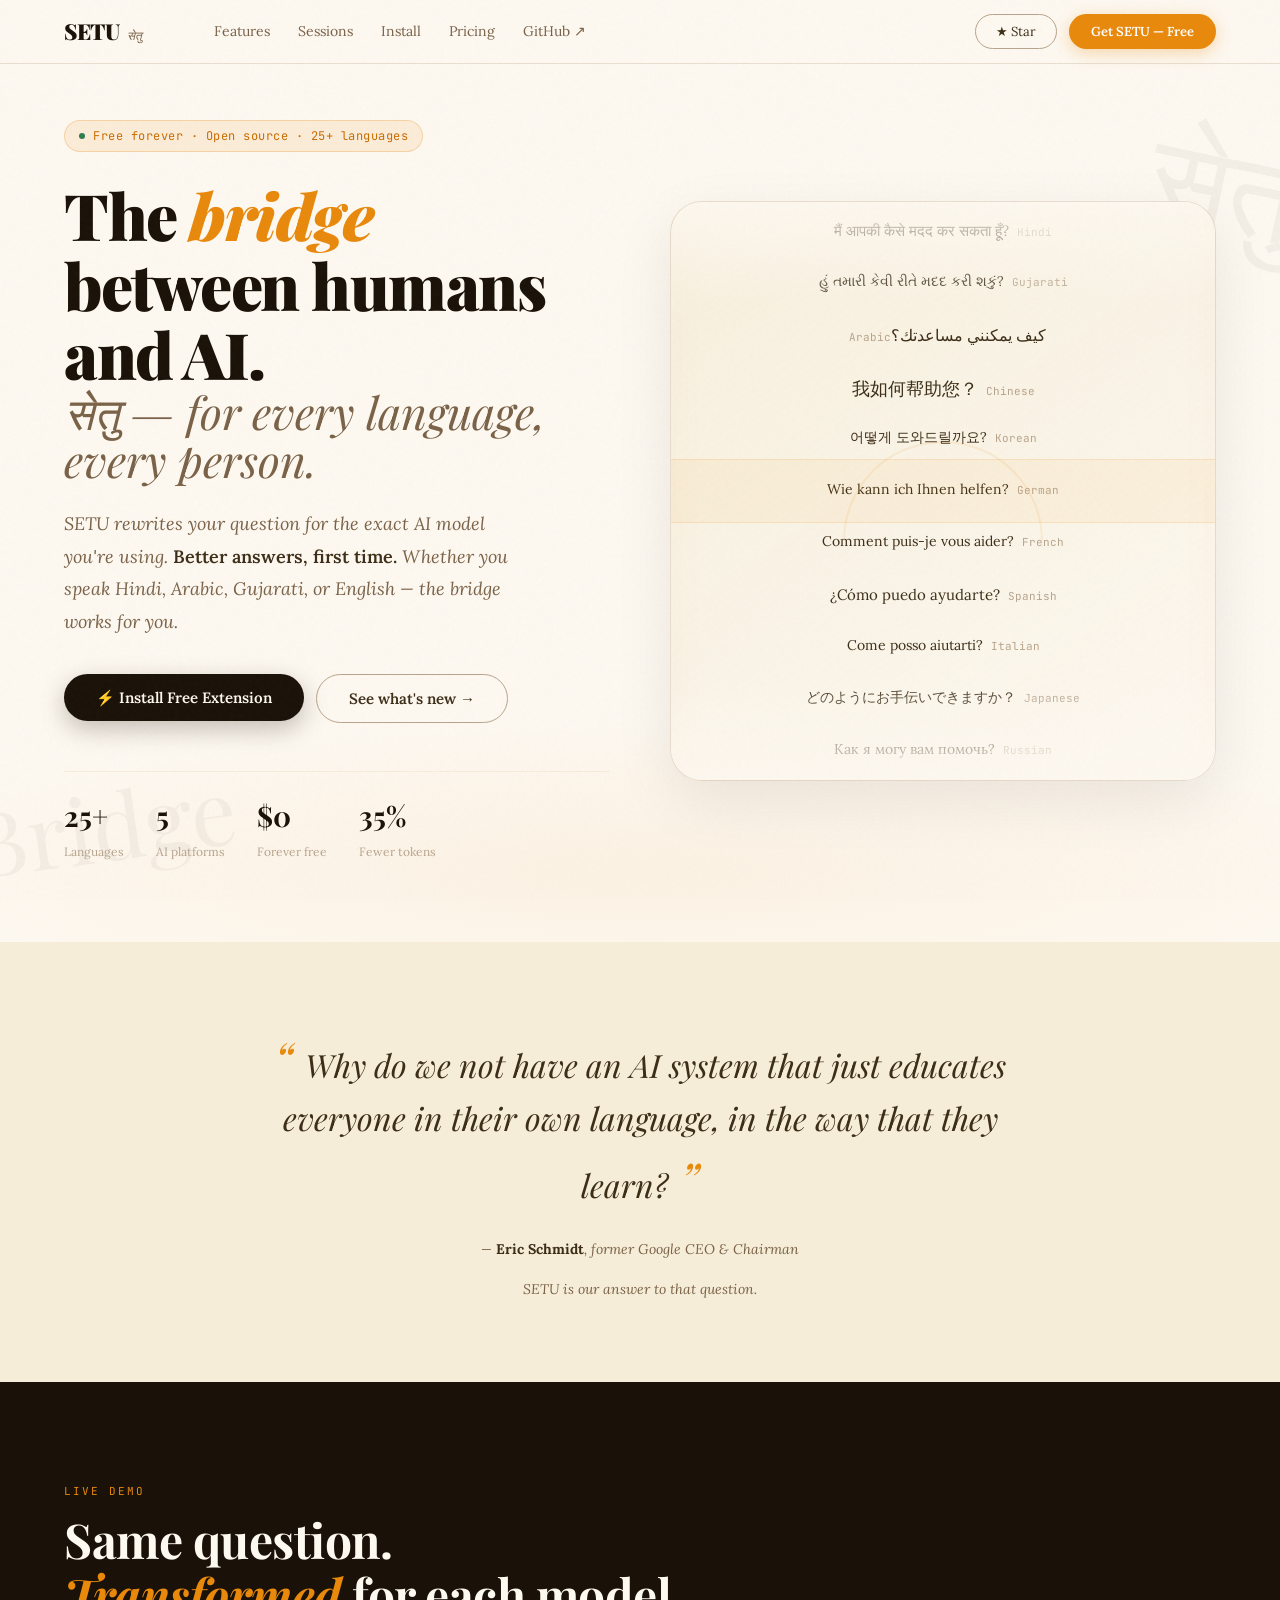
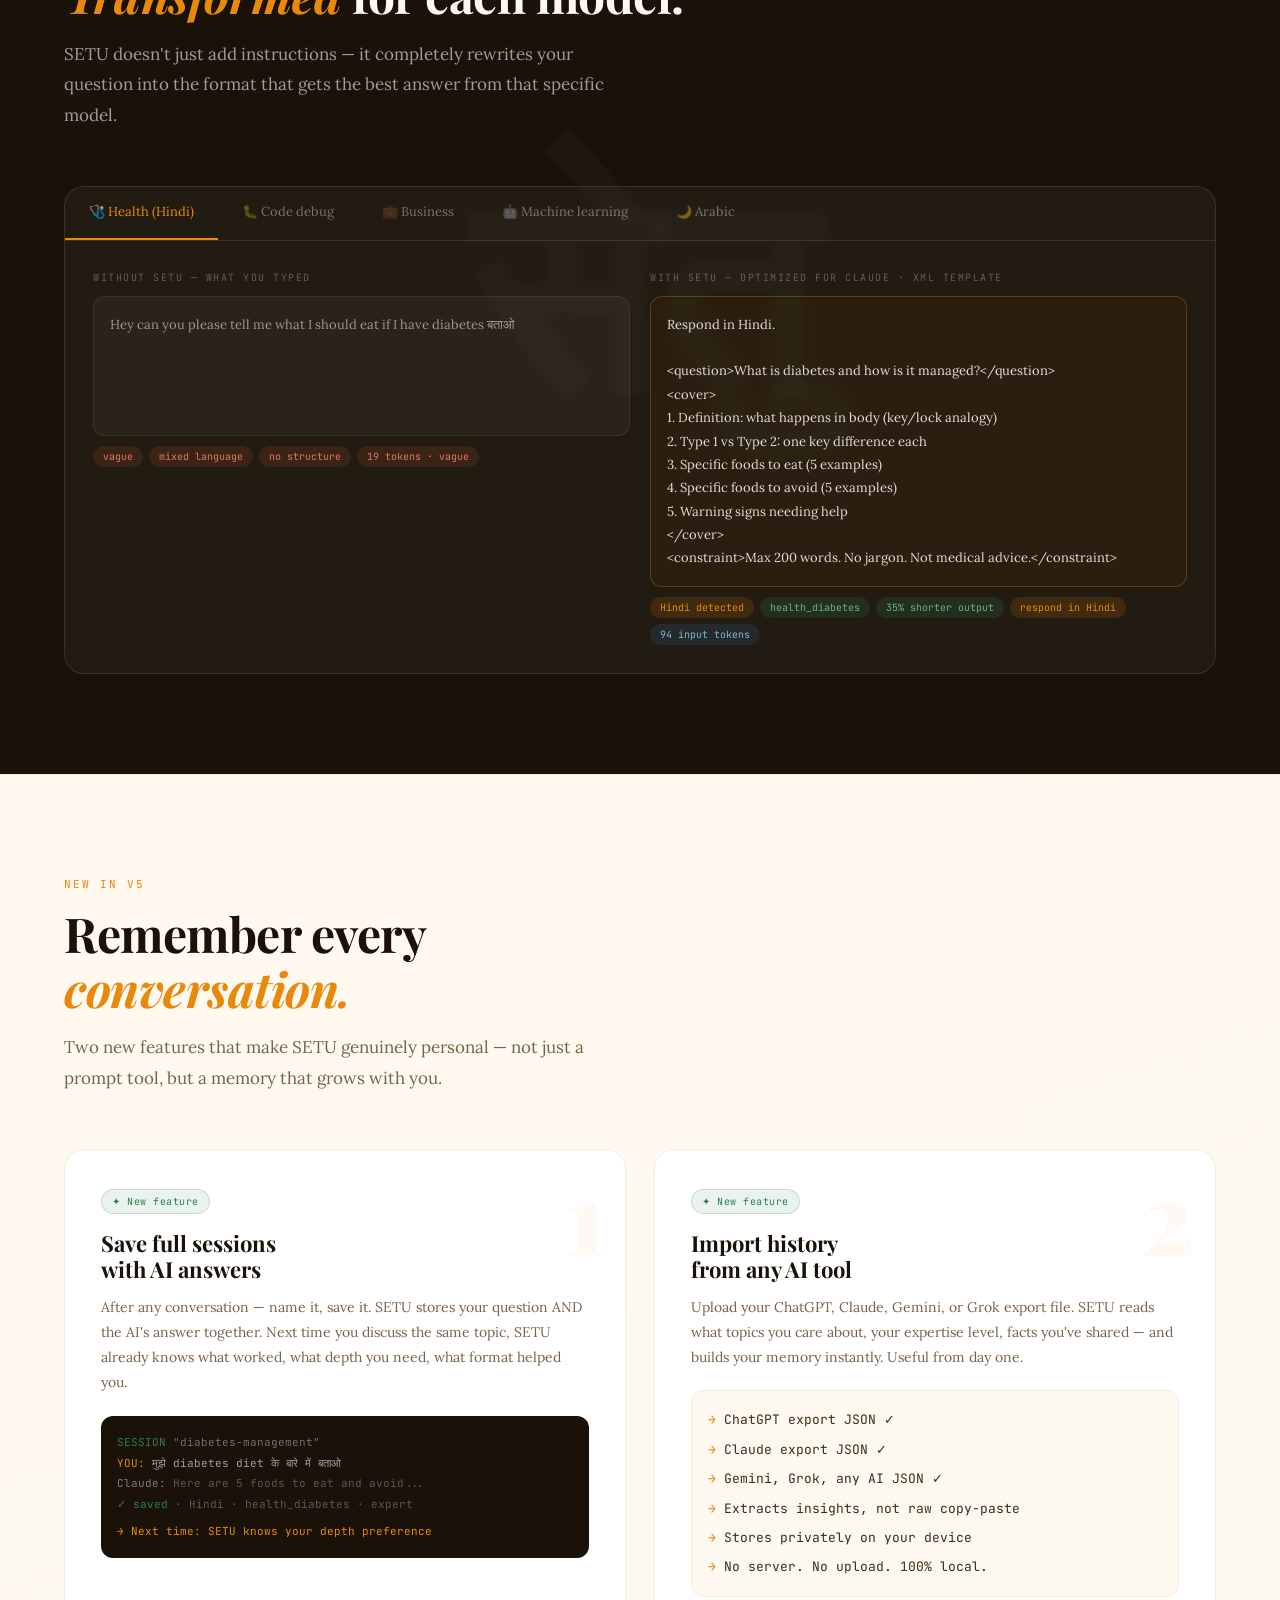
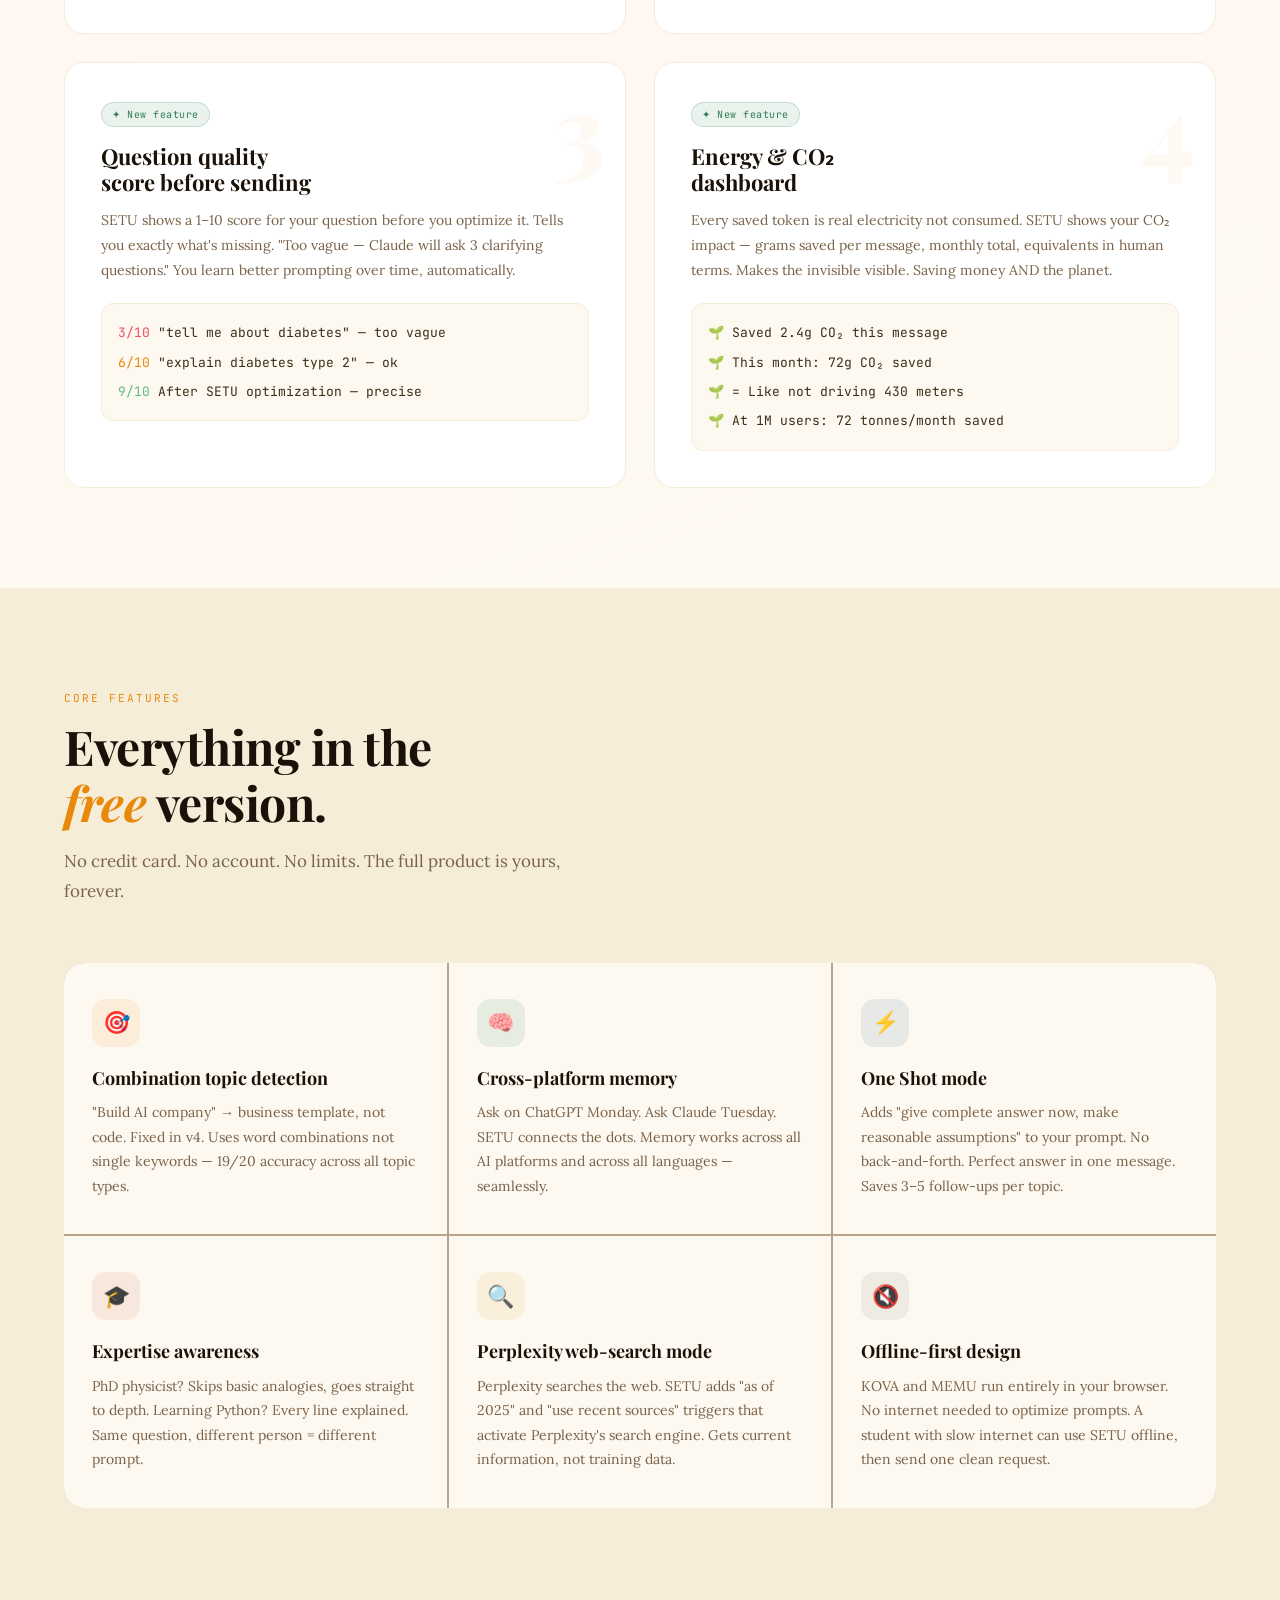
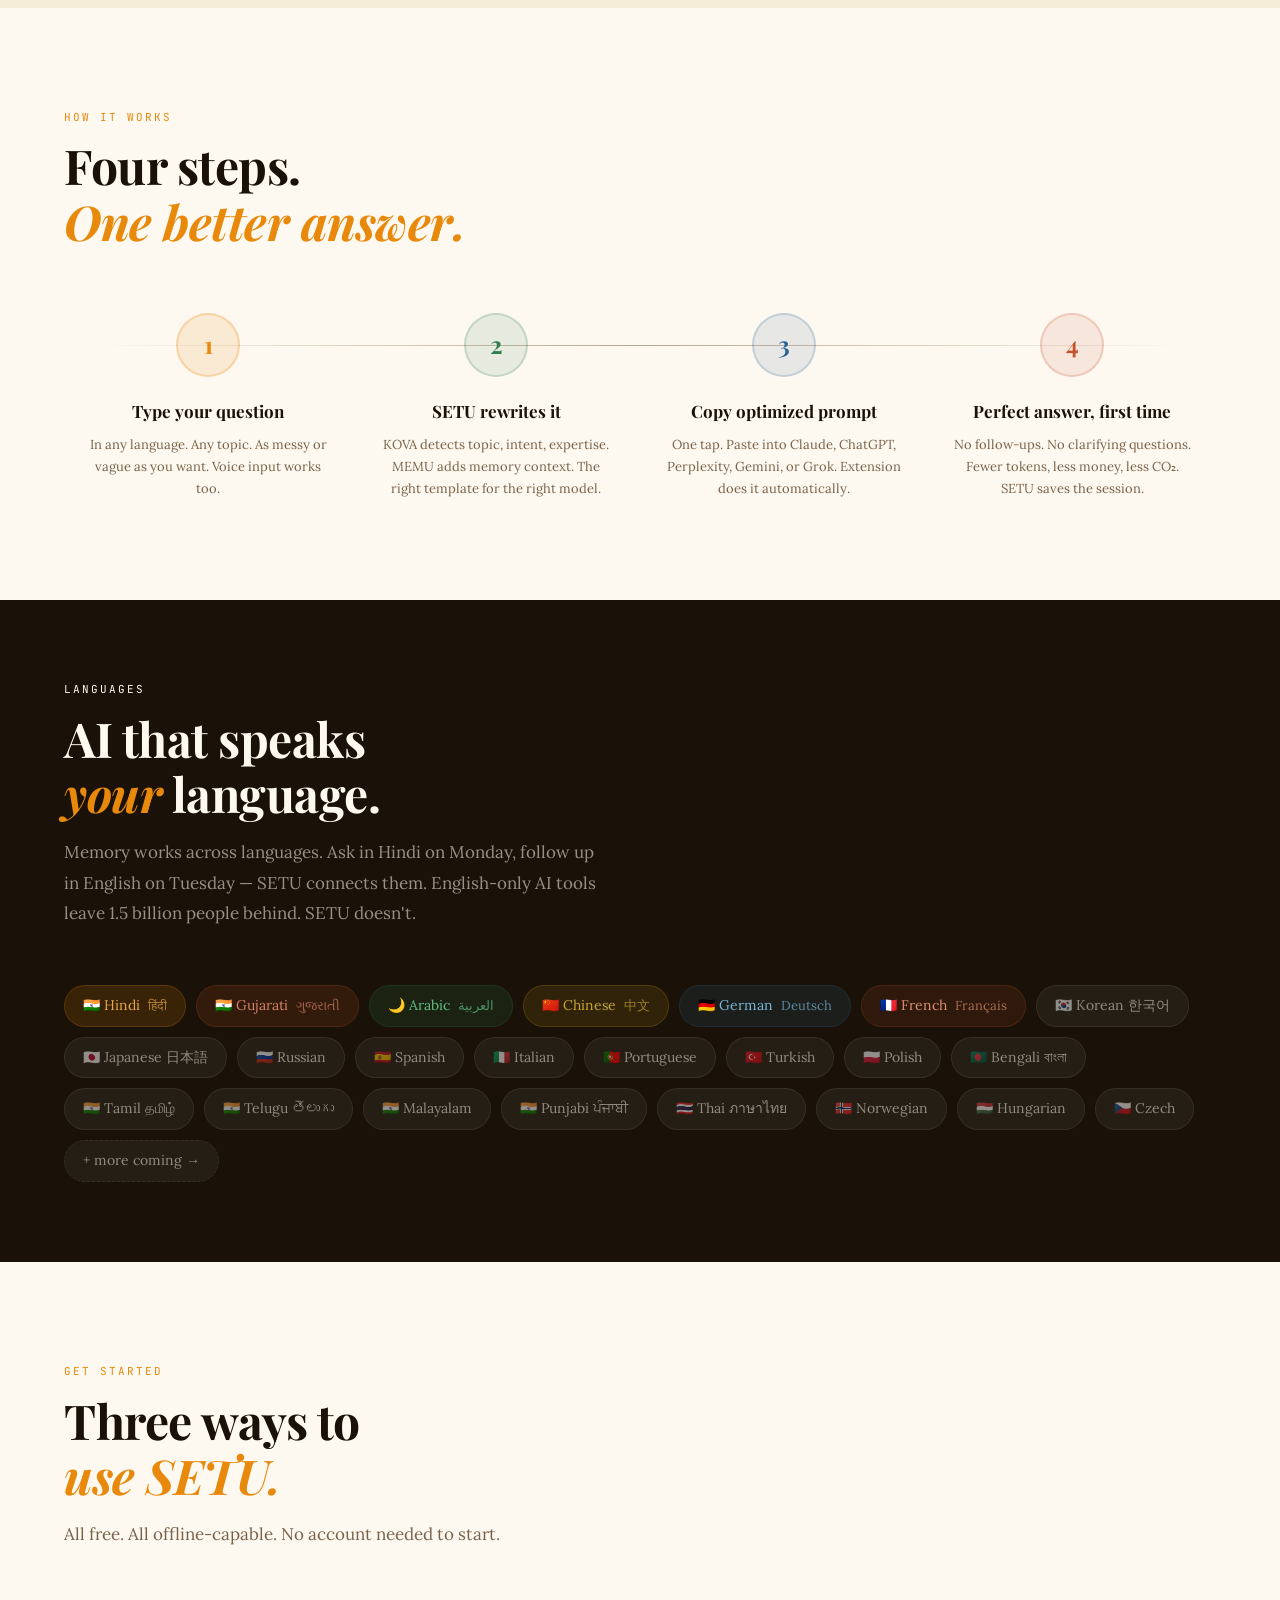
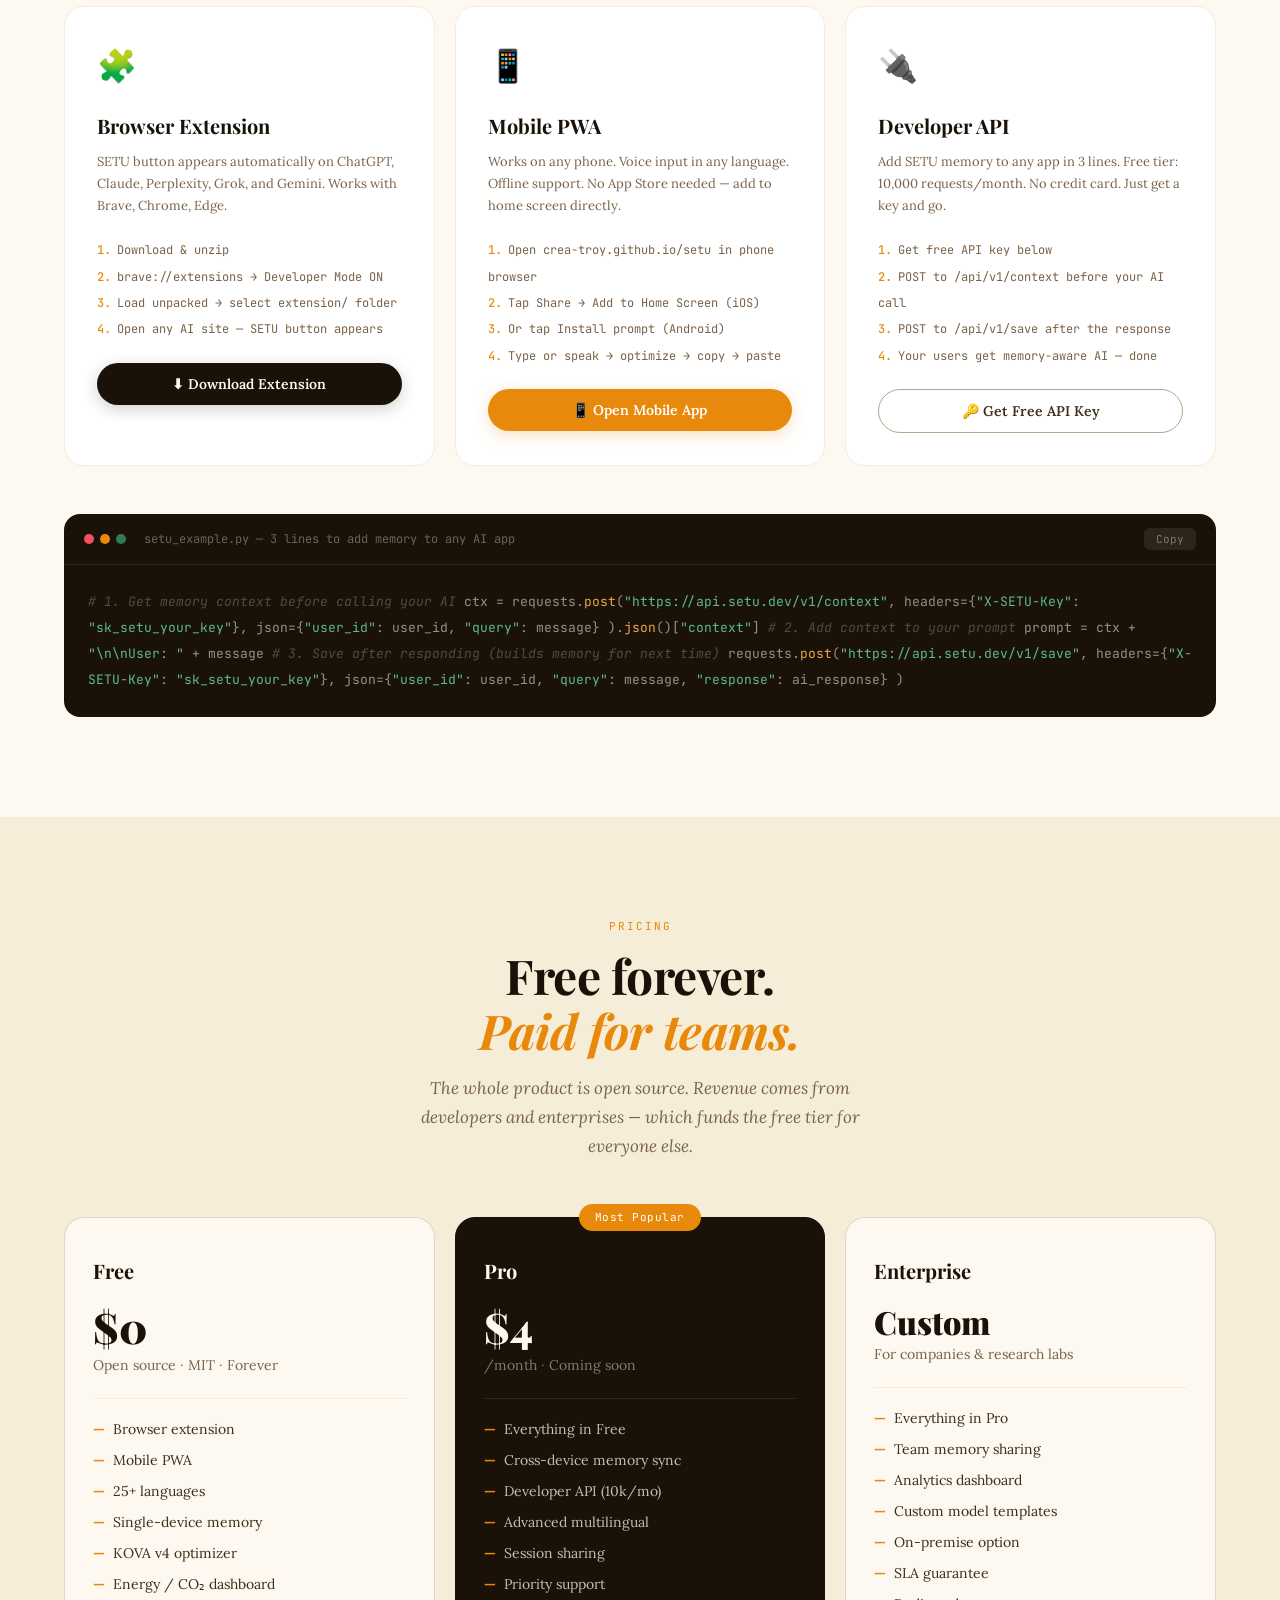
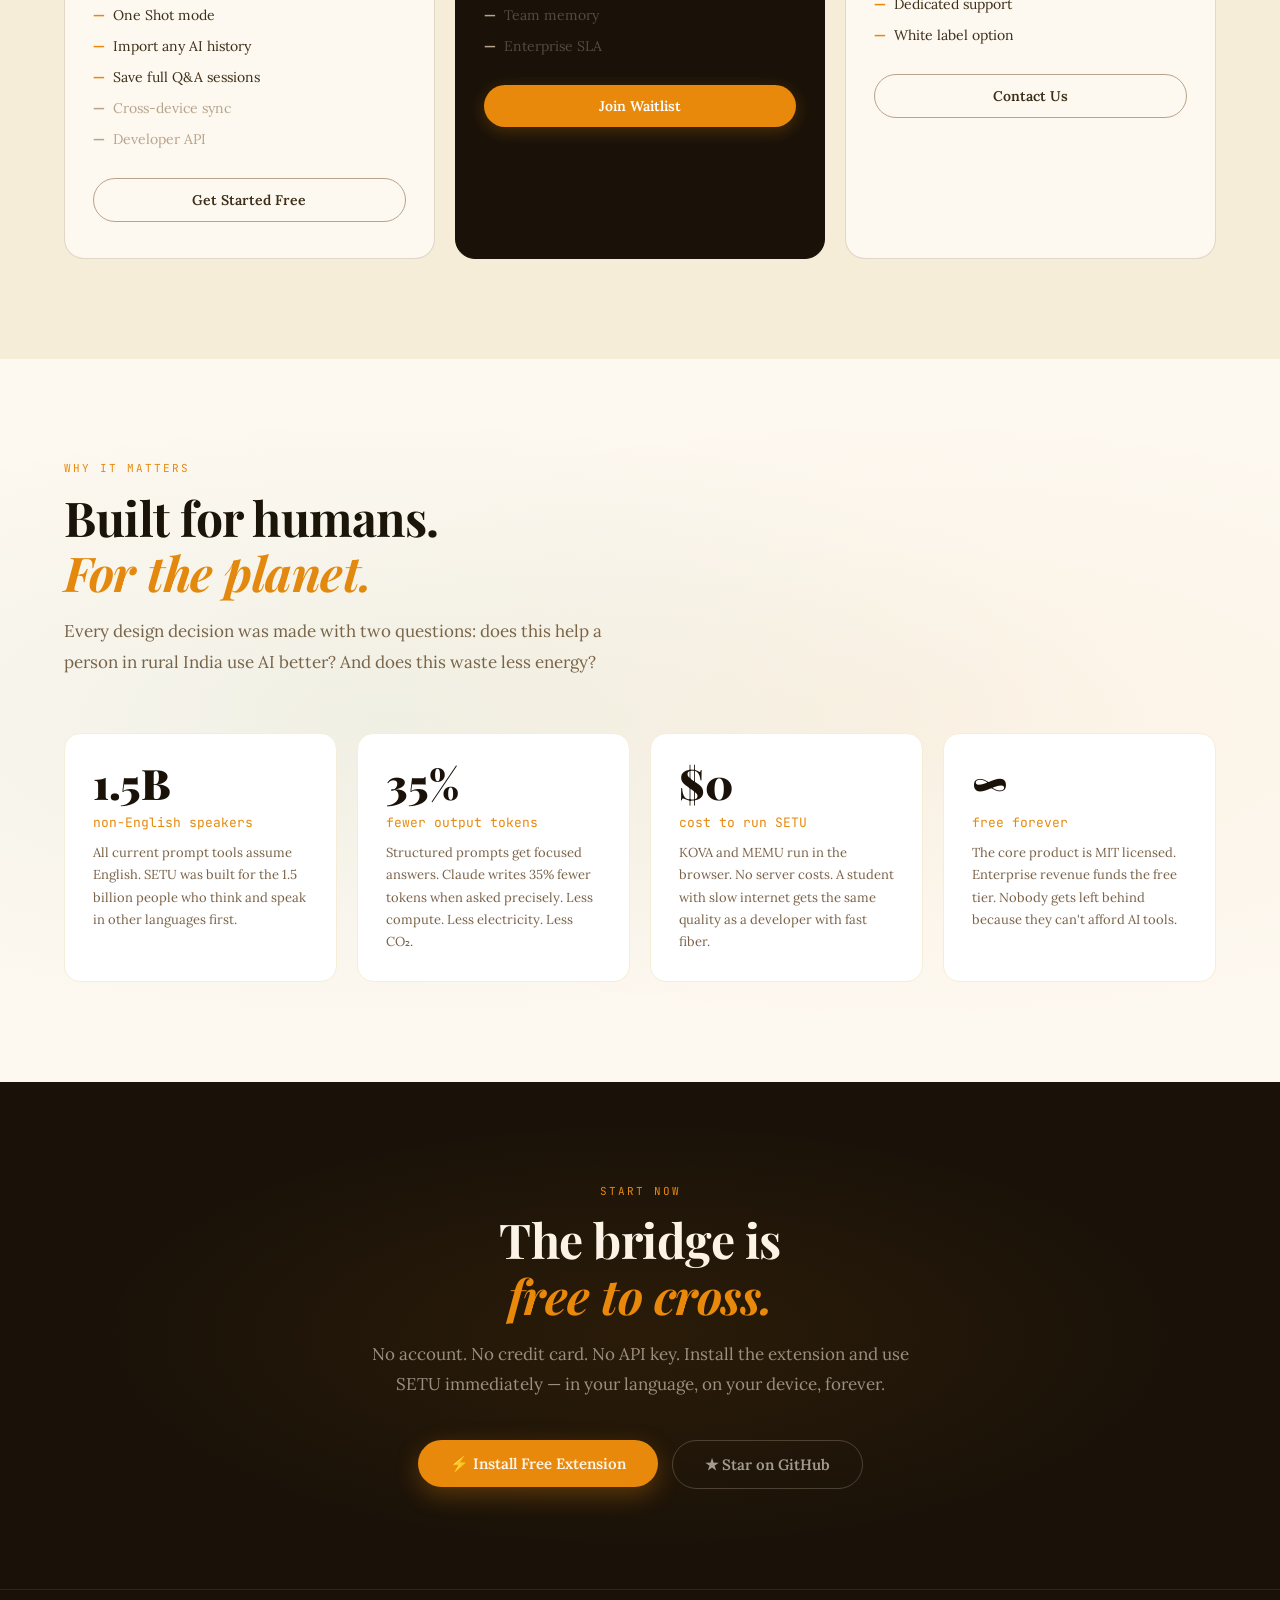
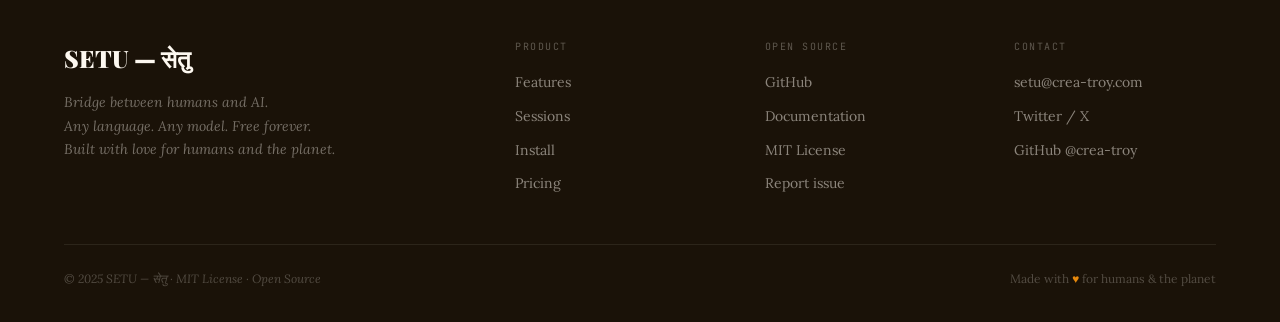
<file: repo_public/docs/index.html>
<!DOCTYPE html>
<html lang="en">
<head>
<meta charset="UTF-8">
<meta name="viewport" content="width=device-width,initial-scale=1">
<meta name="description" content="SETU — Bridge between humans and AI. Better AI answers in any language. Free forever.">
<title>SETU — सेतु — Bridge between humans and AI</title>
<link rel="preconnect" href="https://fonts.googleapis.com">
<link href="https://fonts.googleapis.com/css2?family=Playfair+Display:ital,wght@0,400;0,600;0,700;0,900;1,400;1,700&family=Lora:ital,wght@0,400;0,500;0,600;1,400&family=JetBrains+Mono:wght@400;500&display=swap" rel="stylesheet">

<style>
/* ══ RESET & ROOT ══ */
*, *::before, *::after { box-sizing: border-box; margin: 0; padding: 0; }
:root {
  --cream:   #FDF8F0;
  --cream2:  #F5EDD8;
  --ink:     #1A1208;
  --ink2:    #3D2E18;
  --ink3:    #7A6248;
  --ink4:    #B8A48C;
  --saffron: #E8890C;
  --turmeric:#C96D00;
  --leaf:    #2D7D4F;
  --terra:   #C4532A;
  --sky:     #2A6496;
  --gold:    #D4A017;
  --r: 16px;
}
html { scroll-behavior: smooth; font-size: 16px; }
body {
  background: var(--cream);
  color: var(--ink);
  font-family: 'Lora', Georgia, serif;
  line-height: 1.7;
  overflow-x: hidden;
}
a { color: inherit; text-decoration: none; }
::selection { background: rgba(232,137,12,0.25); }

/* ══ NOISE TEXTURE OVERLAY ══ */
body::before {
  content: '';
  position: fixed;
  inset: 0;
  background-image: url("data:image/svg+xml,%3Csvg viewBox='0 0 256 256' xmlns='http://www.w3.org/2000/svg'%3E%3Cfilter id='n'%3E%3CfeTurbulence type='fractalNoise' baseFrequency='0.9' numOctaves='4' stitchTiles='stitch'/%3E%3C/filter%3E%3Crect width='100%25' height='100%25' filter='url(%23n)' opacity='0.04'/%3E%3C/svg%3E");
  pointer-events: none;
  z-index: 1000;
  opacity: 0.6;
}

/* ══ NAV ══ */
nav {
  position: fixed; top: 0; left: 0; right: 0; z-index: 100;
  padding: 0 5%;
  height: 64px;
  display: flex; align-items: center; gap: 40px;
  background: rgba(253,248,240,0.88);
  backdrop-filter: blur(12px);
  border-bottom: 1px solid rgba(184,164,140,0.3);
}
.nav-logo {
  font-family: 'Playfair Display', serif;
  font-size: 22px;
  font-weight: 900;
  color: var(--ink);
  letter-spacing: -0.5px;
  display: flex; align-items: baseline; gap: 8px;
}
.nav-logo span {
  font-size: 12px;
  font-family: 'Lora', serif;
  font-weight: 400;
  font-style: italic;
  color: var(--ink3);
  letter-spacing: 0;
}
.nav-links { display: flex; gap: 28px; margin-left: 32px; }
.nav-links a {
  font-size: 14px;
  color: var(--ink3);
  font-family: 'Lora', serif;
  transition: color 0.2s;
}
.nav-links a:hover { color: var(--saffron); }
.nav-r { margin-left: auto; display: flex; gap: 12px; align-items: center; }
.btn-ghost {
  padding: 8px 20px; border-radius: 24px;
  border: 1.5px solid var(--ink4);
  background: transparent; color: var(--ink2);
  font-size: 13px; font-family: 'Lora', serif;
  cursor: pointer; transition: all 0.2s;
}
.btn-ghost:hover { border-color: var(--saffron); color: var(--saffron); }
.btn-saffron {
  padding: 9px 22px; border-radius: 24px;
  background: var(--saffron); color: white;
  border: none; font-size: 13px; font-family: 'Lora', serif;
  font-weight: 600; cursor: pointer; transition: all 0.2s;
  box-shadow: 0 4px 16px rgba(232,137,12,0.3);
}
.btn-saffron:hover { background: var(--turmeric); transform: translateY(-1px); }

/* ══ HERO ══ */
.hero {
  min-height: 100vh;
  padding: 120px 5% 80px;
  display: grid;
  grid-template-columns: 1fr 1fr;
  gap: 60px;
  align-items: center;
  position: relative;
  overflow: hidden;
}

/* Bridge background motif */
.hero::after {
  content: '';
  position: absolute;
  bottom: -80px; left: 50%; transform: translateX(-50%);
  width: 120%;
  height: 300px;
  background: radial-gradient(ellipse, rgba(232,137,12,0.06) 0%, transparent 70%);
  pointer-events: none;
}

/* Floating script decorations */
.hero-deco {
  position: absolute;
  font-size: 120px;
  opacity: 0.04;
  font-family: 'Playfair Display', serif;
  pointer-events: none;
  user-select: none;
}
.hero-deco.d1 { top: 80px; right: -20px; transform: rotate(12deg); }
.hero-deco.d2 { bottom: 40px; left: -30px; transform: rotate(-8deg); font-size: 90px; }

.hero-left { position: relative; z-index: 2; }

.hero-eyebrow {
  display: inline-flex; align-items: center; gap: 8px;
  background: rgba(232,137,12,0.1);
  border: 1px solid rgba(232,137,12,0.25);
  border-radius: 24px;
  padding: 5px 14px;
  font-size: 12px;
  font-family: 'JetBrains Mono', monospace;
  color: var(--turmeric);
  letter-spacing: 0.5px;
  margin-bottom: 28px;
}
.hero-eyebrow::before {
  content: '';
  width: 6px; height: 6px;
  border-radius: 50%;
  background: var(--leaf);
  animation: breathe 2.5s ease-in-out infinite;
}
@keyframes breathe {
  0%,100% { opacity: 1; transform: scale(1); }
  50% { opacity: 0.4; transform: scale(0.7); }
}

h1 {
  font-family: 'Playfair Display', serif;
  font-size: clamp(38px, 5vw, 68px);
  font-weight: 900;
  line-height: 1.08;
  letter-spacing: -1.5px;
  color: var(--ink);
  margin-bottom: 8px;
}
h1 .italic { font-style: italic; color: var(--saffron); }
h1 .script {
  font-style: italic;
  font-weight: 400;
  font-size: 0.7em;
  color: var(--ink3);
  display: block;
  letter-spacing: 0;
}

.hero-sub {
  font-size: 18px;
  color: var(--ink3);
  line-height: 1.8;
  max-width: 460px;
  margin: 24px 0 36px;
  font-style: italic;
}
.hero-sub strong { font-style: normal; color: var(--ink2); font-weight: 600; }

.hero-btns { display: flex; gap: 12px; flex-wrap: wrap; margin-bottom: 48px; }
.btn-big {
  padding: 14px 32px; border-radius: 32px;
  font-size: 15px; font-family: 'Lora', serif;
  font-weight: 600; cursor: pointer;
  display: flex; align-items: center; gap: 8px;
  transition: all 0.25s;
}
.btn-big.primary {
  background: var(--ink);
  color: var(--cream);
  border: none;
  box-shadow: 0 8px 24px rgba(26,18,8,0.25);
}
.btn-big.primary:hover { background: var(--ink2); transform: translateY(-2px); box-shadow: 0 12px 32px rgba(26,18,8,0.3); }
.btn-big.secondary {
  background: transparent;
  color: var(--ink2);
  border: 1.5px solid var(--ink4);
}
.btn-big.secondary:hover { border-color: var(--saffron); color: var(--saffron); }

/* Stats row */
.hero-stats { display: flex; gap: 32px; padding-top: 20px; border-top: 1px solid var(--cream2); }
.hstat-val {
  font-family: 'Playfair Display', serif;
  font-size: 28px; font-weight: 700;
  color: var(--ink);
}
.hstat-lbl { font-size: 12px; color: var(--ink4); margin-top: 2px; }

/* ══ LANGUAGE RIVER (right side of hero) ══ */
.lang-river {
  position: relative; height: 580px;
  display: flex; align-items: center; justify-content: center;
}
.lang-river-inner {
  position: relative;
  width: 100%; height: 100%;
  overflow: hidden;
  border-radius: 32px;
  background: linear-gradient(145deg, rgba(245,237,216,0.8) 0%, rgba(253,248,240,0.4) 100%);
  border: 1px solid rgba(184,164,140,0.3);
  box-shadow: inset 0 2px 40px rgba(232,137,12,0.04), 0 20px 60px rgba(26,18,8,0.08);
}
.lang-phrase {
  position: absolute;
  left: 50%;
  transform: translateX(-50%);
  white-space: nowrap;
  font-size: 15px;
  line-height: 1.4;
  transition: all 0.3s;
  cursor: default;
  padding: 6px 14px;
  border-radius: 20px;
  user-select: none;
}
.lang-phrase:hover {
  background: rgba(232,137,12,0.1);
  transform: translateX(-50%) scale(1.05);
}
.lang-phrase .phrase-text { color: var(--ink2); }
.lang-phrase .phrase-lang {
  font-size: 11px;
  color: var(--ink4);
  font-family: 'JetBrains Mono', monospace;
  margin-left: 8px;
}
/* Fade masks top and bottom */
.lang-river-inner::before,
.lang-river-inner::after {
  content: '';
  position: absolute;
  left: 0; right: 0; height: 100px;
  z-index: 10; pointer-events: none;
}
.lang-river-inner::before {
  top: 0;
  background: linear-gradient(to bottom, rgba(253,248,240,0.95), transparent);
}
.lang-river-inner::after {
  bottom: 0;
  background: linear-gradient(to top, rgba(253,248,240,0.95), transparent);
}
/* Centre spotlight */
.lang-spotlight {
  position: absolute;
  left: 0; right: 0;
  top: 50%; transform: translateY(-50%);
  height: 64px;
  background: rgba(232,137,12,0.06);
  border-top: 1px solid rgba(232,137,12,0.15);
  border-bottom: 1px solid rgba(232,137,12,0.15);
  z-index: 5; pointer-events: none;
}
/* Central decorative bridge arc */
.bridge-arc {
  position: absolute;
  top: 50%; left: 50%;
  transform: translate(-50%, -50%);
  width: 200px; height: 100px;
  border: 2px solid rgba(232,137,12,0.1);
  border-bottom: none;
  border-radius: 100px 100px 0 0;
  pointer-events: none;
  z-index: 2;
}

/* ══ SECTION SHARED ══ */
section { padding: 100px 5%; }
.section-tag {
  font-family: 'JetBrains Mono', monospace;
  font-size: 11px;
  letter-spacing: 2px;
  color: var(--saffron);
  text-transform: uppercase;
  margin-bottom: 12px;
}
h2 {
  font-family: 'Playfair Display', serif;
  font-size: clamp(28px, 4vw, 48px);
  font-weight: 700;
  line-height: 1.15;
  letter-spacing: -0.5px;
  color: var(--ink);
  margin-bottom: 16px;
}
h2 em { font-style: italic; color: var(--saffron); }
.section-sub {
  font-size: 17px;
  color: var(--ink3);
  max-width: 540px;
  line-height: 1.8;
  margin-bottom: 56px;
}

/* ══ DEMO SECTION ══ */
.demo-section {
  background: var(--ink);
  color: var(--cream);
  padding: 100px 5%;
  position: relative;
  overflow: hidden;
}
.demo-section::before {
  content: 'सेतु';
  position: absolute;
  font-family: 'Playfair Display', serif;
  font-size: 280px;
  font-weight: 900;
  color: rgba(255,255,255,0.02);
  top: 50%; left: 50%;
  transform: translate(-50%,-50%);
  pointer-events: none;
  white-space: nowrap;
}
.demo-section .section-tag { color: var(--saffron); }
.demo-section h2 { color: var(--cream); }
.demo-section .section-sub { color: rgba(253,248,240,0.6); }

.demo-card {
  background: rgba(253,248,240,0.04);
  border: 1px solid rgba(253,248,240,0.1);
  border-radius: 20px;
  overflow: hidden;
  backdrop-filter: blur(4px);
}
.demo-tabs {
  display: flex;
  border-bottom: 1px solid rgba(253,248,240,0.1);
  overflow-x: auto;
}
.demo-tab {
  padding: 14px 24px;
  font-size: 13px;
  font-family: 'Lora', serif;
  color: rgba(253,248,240,0.4);
  cursor: pointer;
  border-bottom: 2px solid transparent;
  transition: all 0.2s;
  white-space: nowrap;
  flex-shrink: 0;
}
.demo-tab.on { color: var(--saffron); border-bottom-color: var(--saffron); }
.demo-body-inner { padding: 28px; }
.demo-cols { display: grid; grid-template-columns: 1fr 1fr; gap: 20px; }
.demo-col-lbl {
  font-family: 'JetBrains Mono', monospace;
  font-size: 10px;
  letter-spacing: 1.5px;
  color: rgba(253,248,240,0.3);
  text-transform: uppercase;
  margin-bottom: 10px;
}
.demo-box {
  background: rgba(253,248,240,0.04);
  border: 1px solid rgba(253,248,240,0.08);
  border-radius: 12px;
  padding: 16px;
  font-size: 13px;
  line-height: 1.8;
  color: rgba(253,248,240,0.55);
  font-family: 'Lora', serif;
  min-height: 140px;
}
.demo-box.optimized {
  border-color: rgba(232,137,12,0.3);
  background: rgba(232,137,12,0.04);
  color: rgba(253,248,240,0.88);
}
.demo-tags { display: flex; gap: 6px; flex-wrap: wrap; margin-top: 10px; }
.demo-tag {
  padding: 2px 10px; border-radius: 20px;
  font-size: 10px; font-family: 'JetBrains Mono', monospace;
}
.dt-green { background: rgba(45,125,79,0.2); color: #5fb882; }
.dt-saffron { background: rgba(232,137,12,0.15); color: var(--saffron); }
.dt-red { background: rgba(196,83,42,0.15); color: #e07a5f; }
.dt-sky { background: rgba(42,100,150,0.2); color: #7ab8d8; }

/* ══ FEATURES ══ */
.features-section { background: var(--cream2); }
.features-grid {
  display: grid;
  grid-template-columns: repeat(3, 1fr);
  gap: 2px;
  background: var(--ink4);
  border-radius: 20px;
  overflow: hidden;
}
.feat-card {
  background: var(--cream);
  padding: 36px 28px;
  transition: background 0.2s;
}
.feat-card:hover { background: #FFF9F2; }
.feat-icon {
  width: 48px; height: 48px;
  border-radius: 14px;
  display: flex; align-items: center; justify-content: center;
  font-size: 22px;
  margin-bottom: 20px;
}
.fi-saffron { background: rgba(232,137,12,0.1); }
.fi-leaf { background: rgba(45,125,79,0.1); }
.fi-sky { background: rgba(42,100,150,0.1); }
.fi-terra { background: rgba(196,83,42,0.1); }
.fi-gold { background: rgba(212,160,23,0.1); }
.fi-ink { background: rgba(26,18,8,0.06); }
.feat-title {
  font-family: 'Playfair Display', serif;
  font-size: 18px; font-weight: 700;
  color: var(--ink);
  margin-bottom: 10px;
  line-height: 1.3;
}
.feat-desc { font-size: 14px; color: var(--ink3); line-height: 1.75; }

/* ══ NEW FEATURES (what you asked for) ══ */
.new-features-section {
  background: linear-gradient(160deg, #FFF9F0 0%, var(--cream) 100%);
  border-top: 1px solid var(--cream2);
  border-bottom: 1px solid var(--cream2);
}
.new-feat-grid { display: grid; grid-template-columns: 1fr 1fr; gap: 28px; }
.new-feat-card {
  background: white;
  border: 1.5px solid var(--cream2);
  border-radius: 20px;
  padding: 36px;
  position: relative;
  overflow: hidden;
  transition: border-color 0.2s, box-shadow 0.2s;
}
.new-feat-card:hover {
  border-color: rgba(232,137,12,0.3);
  box-shadow: 0 12px 40px rgba(232,137,12,0.08);
}
.new-feat-card::before {
  content: attr(data-num);
  position: absolute;
  top: -20px; right: 20px;
  font-family: 'Playfair Display', serif;
  font-size: 100px;
  font-weight: 900;
  color: rgba(232,137,12,0.05);
  pointer-events: none;
}
.new-badge {
  display: inline-flex; align-items: center; gap: 5px;
  background: rgba(45,125,79,0.1);
  border: 1px solid rgba(45,125,79,0.2);
  color: var(--leaf);
  padding: 3px 10px; border-radius: 20px;
  font-size: 10px; font-family: 'JetBrains Mono', monospace;
  letter-spacing: 0.5px;
  margin-bottom: 16px;
}
.new-feat-title {
  font-family: 'Playfair Display', serif;
  font-size: 22px; font-weight: 700;
  color: var(--ink);
  line-height: 1.2;
  margin-bottom: 12px;
}
.new-feat-desc { font-size: 14px; color: var(--ink3); line-height: 1.8; margin-bottom: 20px; }
.feature-detail {
  background: var(--cream);
  border: 1px solid var(--cream2);
  border-radius: 12px;
  padding: 14px 16px;
  font-size: 13px;
  color: var(--ink2);
  line-height: 1.8;
  font-family: 'JetBrains Mono', monospace;
}
.feature-detail .line { display: flex; gap: 8px; align-items: flex-start; padding: 3px 0; }
.feature-detail .bullet { color: var(--saffron); flex-shrink: 0; }

/* SESSION VISUAL */
.session-visual {
  background: var(--ink);
  border-radius: 12px;
  padding: 16px;
  margin-top: 16px;
  font-family: 'JetBrains Mono', monospace;
  font-size: 11px;
  color: rgba(253,248,240,0.6);
  line-height: 1.9;
}
.sv-user { color: var(--saffron); }
.sv-ai { color: rgba(253,248,240,0.45); }
.sv-tag { color: var(--leaf); }
.sv-saved { color: var(--leaf); font-style: normal; }

/* ══ HOW IT WORKS ══ */
.how-section { overflow: hidden; }
.how-steps { display: flex; gap: 0; position: relative; }
.how-steps::before {
  content: '';
  position: absolute;
  top: 32px; left: 32px; right: 32px;
  height: 1px;
  background: linear-gradient(to right, transparent, var(--ink4), transparent);
}
.how-step {
  flex: 1; padding: 0 24px;
  display: flex; flex-direction: column; align-items: center;
  text-align: center;
}
.how-num {
  width: 64px; height: 64px;
  border-radius: 50%;
  display: flex; align-items: center; justify-content: center;
  font-family: 'Playfair Display', serif;
  font-size: 24px; font-weight: 700;
  margin-bottom: 20px;
  position: relative; z-index: 2;
  transition: transform 0.2s;
}
.how-num:hover { transform: scale(1.1); }
.hn1 { background: rgba(232,137,12,0.12); color: var(--saffron); border: 2px solid rgba(232,137,12,0.25); }
.hn2 { background: rgba(45,125,79,0.1); color: var(--leaf); border: 2px solid rgba(45,125,79,0.2); }
.hn3 { background: rgba(42,100,150,0.1); color: var(--sky); border: 2px solid rgba(42,100,150,0.2); }
.hn4 { background: rgba(196,83,42,0.1); color: var(--terra); border: 2px solid rgba(196,83,42,0.2); }
.how-step-title {
  font-family: 'Playfair Display', serif;
  font-size: 17px; font-weight: 700;
  color: var(--ink);
  margin-bottom: 8px;
}
.how-step-desc { font-size: 13px; color: var(--ink3); line-height: 1.7; }

/* ══ LANGUAGE CELEBRATION ══ */
.lang-section {
  background: var(--ink);
  padding: 80px 5%;
  position: relative;
  overflow: hidden;
}
.lang-grid {
  display: flex; flex-wrap: wrap;
  gap: 10px;
  margin-top: 40px;
}
.lang-pill {
  padding: 8px 18px;
  border-radius: 32px;
  font-size: 14px;
  display: flex; align-items: center; gap: 8px;
  cursor: default;
  transition: all 0.2s;
}
.lang-pill:hover { transform: translateY(-2px); }
.lp-hi { background: rgba(232,137,12,0.15); color: #E8A84A; border: 1px solid rgba(232,137,12,0.2); }
.lp-gu { background: rgba(196,83,42,0.15); color: #D4806A; border: 1px solid rgba(196,83,42,0.2); }
.lp-ar { background: rgba(45,125,79,0.15); color: #5DBD82; border: 1px solid rgba(45,125,79,0.2); }
.lp-zh { background: rgba(212,160,23,0.12); color: #C9A833; border: 1px solid rgba(212,160,23,0.2); }
.lp-de { background: rgba(42,100,150,0.15); color: #7AB8D8; border: 1px solid rgba(42,100,150,0.2); }
.lp-fr { background: rgba(196,83,42,0.12); color: #E09070; border: 1px solid rgba(196,83,42,0.2); }
.lp-other { background: rgba(253,248,240,0.05); color: rgba(253,248,240,0.5); border: 1px solid rgba(253,248,240,0.08); }
.lang-pill .native { font-size: 13px; opacity: 0.7; }
.lang-section h2, .lang-section .section-tag { color: var(--cream); }
.lang-section h2 em { color: var(--saffron); }
.lang-section .section-sub { color: rgba(253,248,240,0.55); }

/* ══ INSTALL SECTION ══ */
.install-grid { display: grid; grid-template-columns: 1fr 1fr 1fr; gap: 20px; margin-top: 48px; }
.install-card {
  background: white;
  border: 1.5px solid var(--cream2);
  border-radius: 20px;
  padding: 32px;
  transition: all 0.25s;
}
.install-card:hover {
  border-color: rgba(232,137,12,0.3);
  transform: translateY(-4px);
  box-shadow: 0 20px 48px rgba(26,18,8,0.08);
}
.install-icon {
  font-size: 32px; margin-bottom: 16px;
  display: block;
}
.install-title {
  font-family: 'Playfair Display', serif;
  font-size: 20px; font-weight: 700;
  color: var(--ink); margin-bottom: 8px;
}
.install-sub { font-size: 13px; color: var(--ink3); line-height: 1.7; margin-bottom: 20px; }
.install-steps {
  font-size: 12px; color: var(--ink3); line-height: 2.2;
  font-family: 'JetBrains Mono', monospace;
  margin-bottom: 20px;
}
.install-steps .n { color: var(--saffron); font-weight: 500; margin-right: 6px; }
.install-btn {
  width: 100%; padding: 12px;
  border-radius: 32px;
  font-size: 14px; font-family: 'Lora', serif;
  font-weight: 600; cursor: pointer;
  transition: all 0.2s;
  display: flex; align-items: center; justify-content: center; gap: 6px;
}
.ib-ink {
  background: var(--ink); color: var(--cream);
  border: none;
  box-shadow: 0 4px 16px rgba(26,18,8,0.2);
}
.ib-ink:hover { background: var(--ink2); }
.ib-saffron {
  background: var(--saffron); color: white;
  border: none;
  box-shadow: 0 4px 16px rgba(232,137,12,0.25);
}
.ib-saffron:hover { background: var(--turmeric); }
.ib-outline {
  background: transparent; color: var(--ink2);
  border: 1.5px solid var(--ink4);
}
.ib-outline:hover { border-color: var(--saffron); color: var(--saffron); }

/* API code block */
.code-wrap {
  background: var(--ink);
  border-radius: 16px;
  overflow: hidden;
  margin-top: 48px;
}
.code-header {
  padding: 14px 20px;
  display: flex; align-items: center; gap: 10px;
  border-bottom: 1px solid rgba(253,248,240,0.08);
}
.code-dots { display: flex; gap: 6px; }
.code-dots span {
  width: 10px; height: 10px; border-radius: 50%;
}
.cd1 { background: #f05060; }
.cd2 { background: var(--saffron); }
.cd3 { background: var(--leaf); }
.code-title { font-family: 'JetBrains Mono', monospace; font-size: 12px; color: rgba(253,248,240,0.35); margin-left: 8px; }
.code-copy { margin-left: auto; background: rgba(253,248,240,0.08); border: none; color: rgba(253,248,240,0.4); padding: 4px 12px; border-radius: 6px; font-size: 11px; cursor: pointer; font-family: 'JetBrains Mono', monospace; transition: all 0.2s; }
.code-copy:hover { background: rgba(253,248,240,0.15); color: rgba(253,248,240,0.8); }
.code-inner {
  padding: 24px;
  font-family: 'JetBrains Mono', monospace;
  font-size: 13px;
  line-height: 2;
  color: rgba(253,248,240,0.55);
  overflow-x: auto;
}
.ck { color: #7AB8D8; }   /* keyword */
.cs { color: #5DBD82; }   /* string */
.cc { color: rgba(253,248,240,0.25); font-style: italic; }   /* comment */
.cf { color: #E8A84A; }   /* function */
.cn { color: #D4806A; }   /* number */

/* ══ PRICING ══ */
.pricing-section { background: var(--cream2); }
.pricing-grid { display: grid; grid-template-columns: repeat(3,1fr); gap: 20px; }
.price-card {
  background: var(--cream);
  border: 1.5px solid rgba(184,164,140,0.4);
  border-radius: 20px;
  padding: 36px 28px;
  position: relative;
  transition: all 0.2s;
}
.price-card:hover { box-shadow: 0 16px 48px rgba(26,18,8,0.08); }
.price-card.featured {
  background: var(--ink);
  border-color: var(--ink);
  color: var(--cream);
}
.price-tag {
  position: absolute; top: -14px; left: 50%; transform: translateX(-50%);
  background: var(--saffron); color: white;
  padding: 4px 16px; border-radius: 20px;
  font-size: 11px; font-family: 'JetBrains Mono', monospace;
  letter-spacing: 0.5px; white-space: nowrap;
}
.price-name {
  font-family: 'Playfair Display', serif;
  font-size: 20px; font-weight: 700;
  margin-bottom: 4px;
}
.price-featured .price-name { color: var(--cream); }
.price-amount {
  font-family: 'Playfair Display', serif;
  font-size: 42px; font-weight: 900;
  line-height: 1.1;
  margin: 16px 0 4px;
}
.price-featured .price-amount { color: var(--cream); }
.price-period { font-size: 14px; color: var(--ink3); margin-bottom: 20px; }
.price-featured .price-period { color: rgba(253,248,240,0.5); }
.price-divider { height: 1px; background: var(--cream2); margin: 20px 0; }
.price-featured .price-divider { background: rgba(253,248,240,0.1); }
.price-features { list-style: none; display: flex; flex-direction: column; gap: 10px; margin-bottom: 28px; }
.price-features li { font-size: 14px; color: var(--ink2); display: flex; align-items: flex-start; gap: 8px; line-height: 1.5; }
.price-features li::before { content: '—'; color: var(--saffron); flex-shrink: 0; font-weight: 700; }
.price-features li.dim { color: var(--ink4); }
.price-features li.dim::before { color: var(--ink4); }
.price-featured .price-features li { color: rgba(253,248,240,0.75); }
.price-featured .price-features li.dim { color: rgba(253,248,240,0.3); }
.price-featured .price-features li::before { color: var(--saffron); }
.price-featured .price-features li.dim::before { color: rgba(253,248,240,0.2); }

/* ══ IMPACT ══ */
.impact-section { position: relative; overflow: hidden; }
.impact-section::before {
  content: '';
  position: absolute; inset: 0;
  background: radial-gradient(ellipse at 30% 50%, rgba(45,125,79,0.06) 0%, transparent 60%),
              radial-gradient(ellipse at 70% 50%, rgba(232,137,12,0.05) 0%, transparent 60%);
  pointer-events: none;
}
.impact-grid { display: grid; grid-template-columns: repeat(4,1fr); gap: 20px; margin-top: 48px; }
.impact-item {
  padding: 28px;
  border-radius: 16px;
  border: 1px solid var(--cream2);
  background: white;
  transition: all 0.2s;
}
.impact-item:hover { border-color: rgba(232,137,12,0.2); transform: translateY(-2px); }
.impact-num {
  font-family: 'Playfair Display', serif;
  font-size: 42px; font-weight: 900;
  color: var(--ink); line-height: 1;
  margin-bottom: 8px;
}
.impact-unit { font-size: 13px; color: var(--saffron); font-family: 'JetBrains Mono', monospace; margin-bottom: 8px; }
.impact-desc { font-size: 13px; color: var(--ink3); line-height: 1.7; }

/* ══ QUOTE SECTION ══ */
.quote-section {
  background: var(--cream2);
  padding: 80px 5%;
  text-align: center;
}
.big-quote {
  font-family: 'Playfair Display', serif;
  font-size: clamp(20px, 3vw, 32px);
  font-style: italic;
  font-weight: 400;
  color: var(--ink2);
  max-width: 800px;
  margin: 0 auto 24px;
  line-height: 1.5;
  position: relative;
}
.big-quote::before { content: '\201C'; font-size: 1.5em; color: var(--saffron); margin-right: 4px; }
.big-quote::after  { content: '\201D'; font-size: 1.5em; color: var(--saffron); margin-left: 4px; }
.quote-attr { font-size: 14px; color: var(--ink3); font-style: italic; }
.quote-attr strong { font-style: normal; color: var(--ink2); }

/* ══ CTA SECTION ══ */
.cta-section {
  padding: 100px 5%;
  text-align: center;
  background: var(--ink);
  color: var(--cream);
  position: relative; overflow: hidden;
}
.cta-section::before {
  content: '';
  position: absolute; inset: 0;
  background: radial-gradient(ellipse at 50% 50%, rgba(232,137,12,0.08) 0%, transparent 60%);
}
.cta-section h2 { color: var(--cream); }
.cta-section .section-sub { color: rgba(253,248,240,0.55); margin: 0 auto 40px; }
.cta-btns { display: flex; gap: 14px; justify-content: center; flex-wrap: wrap; }

/* ══ FOOTER ══ */
footer {
  background: var(--ink);
  border-top: 1px solid rgba(253,248,240,0.08);
  padding: 48px 5% 32px;
}
.footer-grid { display: grid; grid-template-columns: 2fr 1fr 1fr 1fr; gap: 48px; margin-bottom: 48px; }
.footer-brand { font-family: 'Playfair Display', serif; font-size: 24px; font-weight: 900; color: var(--cream); margin-bottom: 12px; }
.footer-tagline { font-size: 14px; color: rgba(253,248,240,0.4); font-style: italic; line-height: 1.7; }
.footer-col-title { font-family: 'JetBrains Mono', monospace; font-size: 10px; letter-spacing: 1.5px; color: rgba(253,248,240,0.3); text-transform: uppercase; margin-bottom: 16px; }
.footer-links { display: flex; flex-direction: column; gap: 10px; }
.footer-links a { font-size: 14px; color: rgba(253,248,240,0.5); transition: color 0.2s; }
.footer-links a:hover { color: var(--saffron); }
.footer-bottom { padding-top: 24px; border-top: 1px solid rgba(253,248,240,0.08); display: flex; justify-content: space-between; align-items: center; }
.footer-copy { font-size: 12px; color: rgba(253,248,240,0.25); font-style: italic; }
.footer-love { font-size: 12px; color: rgba(253,248,240,0.25); }
.footer-love span { color: var(--saffron); }

/* ══ SCROLL ANIMATIONS ══ */
.fade-up {
  opacity: 0;
  transform: translateY(30px);
  transition: opacity 0.7s ease, transform 0.7s ease;
}
.fade-up.visible {
  opacity: 1;
  transform: translateY(0);
}
.fade-up.d1 { transition-delay: 0.1s; }
.fade-up.d2 { transition-delay: 0.2s; }
.fade-up.d3 { transition-delay: 0.3s; }
.fade-up.d4 { transition-delay: 0.4s; }

/* ══ RESPONSIVE ══ */
@media (max-width: 900px) {
  .hero { grid-template-columns: 1fr; }
  .lang-river { display: none; }
  .features-grid { grid-template-columns: 1fr 1fr; }
  .install-grid { grid-template-columns: 1fr; }
  .pricing-grid { grid-template-columns: 1fr; }
  .impact-grid { grid-template-columns: 1fr 1fr; }
  .footer-grid { grid-template-columns: 1fr 1fr; }
  .how-steps { flex-direction: column; }
  .how-steps::before { display: none; }
  .demo-cols { grid-template-columns: 1fr; }
  .new-feat-grid { grid-template-columns: 1fr; }
  .nav-links { display: none; }
}
@media (max-width: 600px) {
  .features-grid { grid-template-columns: 1fr; }
  .impact-grid { grid-template-columns: 1fr; }
  h1 { font-size: 36px; }
}
</style>
</head>
<body>

<!-- NAV -->
<nav>
  <div class="nav-logo">SETU <span>सेतु</span></div>
  <div class="nav-links">
    <a href="#features">Features</a>
    <a href="#sessions">Sessions</a>
    <a href="#install">Install</a>
    <a href="#pricing">Pricing</a>
    <a href="https://github.com/crea-troy/setu" target="_blank">GitHub ↗</a>
  </div>
  <div class="nav-r">
    <a href="https://github.com/crea-troy/setu" target="_blank"><button class="btn-ghost">★ Star</button></a>
    <a href="#install"><button class="btn-saffron">Get SETU — Free</button></a>
  </div>
</nav>

<!-- HERO -->
<section class="hero">
  <div class="hero-deco d1">सेतु</div>
  <div class="hero-deco d2">Bridge</div>

  <div class="hero-left">
    <div class="hero-eyebrow">Free forever · Open source · 25+ languages</div>
    <h1>
      The <span class="italic">bridge</span>
      between humans
      and AI.
      <span class="script">सेतु — for every language, every person.</span>
    </h1>
    <p class="hero-sub">
      SETU rewrites your question for the exact AI model you're using.
      <strong>Better answers, first time.</strong>
      Whether you speak Hindi, Arabic, Gujarati, or English —
      the bridge works for you.
    </p>
    <div class="hero-btns">
      <a href="#install"><button class="btn-big primary">⚡ Install Free Extension</button></a>
      <a href="#sessions"><button class="btn-big secondary">See what's new →</button></a>
    </div>
    <div class="hero-stats">
      <div>
        <div class="hstat-val">25+</div>
        <div class="hstat-lbl">Languages</div>
      </div>
      <div>
        <div class="hstat-val">5</div>
        <div class="hstat-lbl">AI platforms</div>
      </div>
      <div>
        <div class="hstat-val">$0</div>
        <div class="hstat-lbl">Forever free</div>
      </div>
      <div>
        <div class="hstat-val">35%</div>
        <div class="hstat-lbl">Fewer tokens</div>
      </div>
    </div>
  </div>

  <!-- LANGUAGE RIVER -->
  <div class="lang-river">
    <div class="lang-river-inner">
      <div class="lang-spotlight"></div>
      <div class="bridge-arc"></div>
      <div id="river-container" style="position:absolute;inset:0;display:flex;flex-direction:column;justify-content:center;gap:0"></div>
    </div>
  </div>
</section>

<!-- QUOTE -->
<div class="quote-section">
  <p class="big-quote">
    Why do we not have an AI system that just educates everyone in their own language, in the way that they learn?
  </p>
  <div class="quote-attr">— <strong>Eric Schmidt</strong>, former Google CEO &amp; Chairman</div>
  <p style="font-size:14px;color:var(--ink3);margin-top:16px;font-style:italic">SETU is our answer to that question.</p>
</div>

<!-- DEMO -->
<div class="demo-section" id="demo">
  <div class="section-tag">Live demo</div>
  <h2>Same question.<br><em>Transformed</em> for each model.</h2>
  <p class="section-sub">SETU doesn't just add instructions — it completely rewrites your question into the format that gets the best answer from that specific model.</p>

  <div class="demo-card">
    <div class="demo-tabs" id="demo-tabs">
      <div class="demo-tab on" onclick="setDemo('health',this)">🩺 Health (Hindi)</div>
      <div class="demo-tab"   onclick="setDemo('code',this)">🐛 Code debug</div>
      <div class="demo-tab"   onclick="setDemo('business',this)">💼 Business</div>
      <div class="demo-tab"   onclick="setDemo('ml',this)">🤖 Machine learning</div>
      <div class="demo-tab"   onclick="setDemo('arabic',this)">🌙 Arabic</div>
    </div>
    <div class="demo-body-inner">
      <div class="demo-cols" id="demo-content"></div>
    </div>
  </div>
</div>

<!-- NEW FEATURES SECTION -->
<section class="new-features-section" id="sessions">
  <div class="section-tag">New in v5</div>
  <h2>Remember every<br><em>conversation.</em></h2>
  <p class="section-sub">Two new features that make SETU genuinely personal — not just a prompt tool, but a memory that grows with you.</p>

  <div class="new-feat-grid">

    <div class="new-feat-card fade-up" data-num="1">
      <div class="new-badge">✦ New feature</div>
      <div class="new-feat-title">Save full sessions<br>with AI answers</div>
      <div class="new-feat-desc">After any conversation — name it, save it. SETU stores your question AND the AI's answer together. Next time you discuss the same topic, SETU already knows what worked, what depth you need, what format helped you.</div>
      <div class="session-visual">
        <div><span class="sv-tag">SESSION</span> <span style="color:rgba(253,248,240,0.4)">"diabetes-management"</span></div>
        <div><span class="sv-user">YOU:</span> मुझे diabetes diet के बारे में बताओ</div>
        <div><span class="sv-ai">Claude:</span> <span style="color:rgba(253,248,240,0.3)">Here are 5 foods to eat and avoid...</span></div>
        <div><span class="sv-saved">✓ saved</span> <span style="color:rgba(253,248,240,0.3)">· Hindi · health_diabetes · expert</span></div>
        <div style="margin-top:6px;color:var(--saffron)">→ Next time: SETU knows your depth preference</div>
      </div>
    </div>

    <div class="new-feat-card fade-up d1" data-num="2">
      <div class="new-badge">✦ New feature</div>
      <div class="new-feat-title">Import history<br>from any AI tool</div>
      <div class="new-feat-desc">Upload your ChatGPT, Claude, Gemini, or Grok export file. SETU reads what topics you care about, your expertise level, facts you've shared — and builds your memory instantly. Useful from day one.</div>
      <div class="feature-detail">
        <div class="line"><span class="bullet">→</span> ChatGPT export JSON ✓</div>
        <div class="line"><span class="bullet">→</span> Claude export JSON ✓</div>
        <div class="line"><span class="bullet">→</span> Gemini, Grok, any AI JSON ✓</div>
        <div class="line"><span class="bullet">→</span> Extracts insights, not raw copy-paste</div>
        <div class="line"><span class="bullet">→</span> Stores privately on your device</div>
        <div class="line"><span class="bullet">→</span> No server. No upload. 100% local.</div>
      </div>
    </div>

    <div class="new-feat-card fade-up d2" data-num="3">
      <div class="new-badge">✦ New feature</div>
      <div class="new-feat-title">Question quality<br>score before sending</div>
      <div class="new-feat-desc">SETU shows a 1–10 score for your question before you optimize it. Tells you exactly what's missing. "Too vague — Claude will ask 3 clarifying questions." You learn better prompting over time, automatically.</div>
      <div class="feature-detail">
        <div class="line"><span class="bullet" style="color:#f05060">3/10</span> "tell me about diabetes" — too vague</div>
        <div class="line"><span class="bullet" style="color:var(--saffron)">6/10</span> "explain diabetes type 2" — ok</div>
        <div class="line"><span class="bullet" style="color:#5DBD82">9/10</span> After SETU optimization — precise</div>
      </div>
    </div>

    <div class="new-feat-card fade-up d3" data-num="4">
      <div class="new-badge">✦ New feature</div>
      <div class="new-feat-title">Energy &amp; CO₂<br>dashboard</div>
      <div class="new-feat-desc">Every saved token is real electricity not consumed. SETU shows your CO₂ impact — grams saved per message, monthly total, equivalents in human terms. Makes the invisible visible. Saving money AND the planet.</div>
      <div class="feature-detail">
        <div class="line"><span class="bullet">🌱</span> Saved 2.4g CO₂ this message</div>
        <div class="line"><span class="bullet">🌱</span> This month: 72g CO₂ saved</div>
        <div class="line"><span class="bullet">🌱</span> = Like not driving 430 meters</div>
        <div class="line"><span class="bullet">🌱</span> At 1M users: 72 tonnes/month saved</div>
      </div>
    </div>

  </div>
</section>

<!-- FEATURES -->
<section class="features-section" id="features">
  <div class="section-tag">Core features</div>
  <h2>Everything in the<br><em>free</em> version.</h2>
  <p class="section-sub">No credit card. No account. No limits. The full product is yours, forever.</p>

  <div class="features-grid">
    <div class="feat-card fade-up">
      <div class="feat-icon fi-saffron">🎯</div>
      <div class="feat-title">Combination topic detection</div>
      <div class="feat-desc">"Build AI company" → business template, not code. Fixed in v4. Uses word combinations not single keywords — 19/20 accuracy across all topic types.</div>
    </div>
    <div class="feat-card fade-up d1">
      <div class="feat-icon fi-leaf">🧠</div>
      <div class="feat-title">Cross-platform memory</div>
      <div class="feat-desc">Ask on ChatGPT Monday. Ask Claude Tuesday. SETU connects the dots. Memory works across all AI platforms and across all languages — seamlessly.</div>
    </div>
    <div class="feat-card fade-up d2">
      <div class="feat-icon fi-sky">⚡</div>
      <div class="feat-title">One Shot mode</div>
      <div class="feat-desc">Adds "give complete answer now, make reasonable assumptions" to your prompt. No back-and-forth. Perfect answer in one message. Saves 3–5 follow-ups per topic.</div>
    </div>
    <div class="feat-card fade-up">
      <div class="feat-icon fi-terra">🎓</div>
      <div class="feat-title">Expertise awareness</div>
      <div class="feat-desc">PhD physicist? Skips basic analogies, goes straight to depth. Learning Python? Every line explained. Same question, different person = different prompt.</div>
    </div>
    <div class="feat-card fade-up d1">
      <div class="feat-icon fi-gold">🔍</div>
      <div class="feat-title">Perplexity web-search mode</div>
      <div class="feat-desc">Perplexity searches the web. SETU adds "as of 2025" and "use recent sources" triggers that activate Perplexity's search engine. Gets current information, not training data.</div>
    </div>
    <div class="feat-card fade-up d2">
      <div class="feat-icon fi-ink">🔇</div>
      <div class="feat-title">Offline-first design</div>
      <div class="feat-desc">KOVA and MEMU run entirely in your browser. No internet needed to optimize prompts. A student with slow internet can use SETU offline, then send one clean request.</div>
    </div>
  </div>
</section>

<!-- HOW IT WORKS -->
<section class="how-section">
  <div class="section-tag">How it works</div>
  <h2>Four steps.<br><em>One better answer.</em></h2>
  <div style="height:48px"></div>
  <div class="how-steps">
    <div class="how-step fade-up">
      <div class="how-num hn1">1</div>
      <div class="how-step-title">Type your question</div>
      <div class="how-step-desc">In any language. Any topic. As messy or vague as you want. Voice input works too.</div>
    </div>
    <div class="how-step fade-up d1">
      <div class="how-num hn2">2</div>
      <div class="how-step-title">SETU rewrites it</div>
      <div class="how-step-desc">KOVA detects topic, intent, expertise. MEMU adds memory context. The right template for the right model.</div>
    </div>
    <div class="how-step fade-up d2">
      <div class="how-num hn3">3</div>
      <div class="how-step-title">Copy optimized prompt</div>
      <div class="how-step-desc">One tap. Paste into Claude, ChatGPT, Perplexity, Gemini, or Grok. Extension does it automatically.</div>
    </div>
    <div class="how-step fade-up d3">
      <div class="how-num hn4">4</div>
      <div class="how-step-title">Perfect answer, first time</div>
      <div class="how-step-desc">No follow-ups. No clarifying questions. Fewer tokens, less money, less CO₂. SETU saves the session.</div>
    </div>
  </div>
</section>

<!-- LANGUAGE CELEBRATION -->
<div class="lang-section">
  <div class="section-tag">Languages</div>
  <h2>AI that speaks<br><em>your</em> language.</h2>
  <p class="section-sub">Memory works across languages. Ask in Hindi on Monday, follow up in English on Tuesday — SETU connects them. English-only AI tools leave 1.5 billion people behind. SETU doesn't.</p>
  <div class="lang-grid">
    <div class="lang-pill lp-hi">🇮🇳 Hindi <span class="native">हिंदी</span></div>
    <div class="lang-pill lp-gu">🇮🇳 Gujarati <span class="native">ગુજરાતી</span></div>
    <div class="lang-pill lp-ar">🌙 Arabic <span class="native">العربية</span></div>
    <div class="lang-pill lp-zh">🇨🇳 Chinese <span class="native">中文</span></div>
    <div class="lang-pill lp-de">🇩🇪 German <span class="native">Deutsch</span></div>
    <div class="lang-pill lp-fr">🇫🇷 French <span class="native">Français</span></div>
    <div class="lang-pill lp-other">🇰🇷 Korean 한국어</div>
    <div class="lang-pill lp-other">🇯🇵 Japanese 日本語</div>
    <div class="lang-pill lp-other">🇷🇺 Russian</div>
    <div class="lang-pill lp-other">🇪🇸 Spanish</div>
    <div class="lang-pill lp-other">🇮🇹 Italian</div>
    <div class="lang-pill lp-other">🇵🇹 Portuguese</div>
    <div class="lang-pill lp-other">🇹🇷 Turkish</div>
    <div class="lang-pill lp-other">🇵🇱 Polish</div>
    <div class="lang-pill lp-other">🇧🇩 Bengali বাংলা</div>
    <div class="lang-pill lp-other">🇮🇳 Tamil தமிழ்</div>
    <div class="lang-pill lp-other">🇮🇳 Telugu తెలుగు</div>
    <div class="lang-pill lp-other">🇮🇳 Malayalam</div>
    <div class="lang-pill lp-other">🇮🇳 Punjabi ਪੰਜਾਬੀ</div>
    <div class="lang-pill lp-other">🇹🇭 Thai ภาษาไทย</div>
    <div class="lang-pill lp-other">🇳🇴 Norwegian</div>
    <div class="lang-pill lp-other">🇭🇺 Hungarian</div>
    <div class="lang-pill lp-other">🇨🇿 Czech</div>
    <div class="lang-pill lp-other" style="border-style:dashed">+ more coming →</div>
  </div>
</div>

<!-- INSTALL -->
<section id="install">
  <div class="section-tag">Get started</div>
  <h2>Three ways to<br><em>use SETU.</em></h2>
  <p class="section-sub">All free. All offline-capable. No account needed to start.</p>

  <div class="install-grid">
    <div class="install-card fade-up">
      <span class="install-icon">🧩</span>
      <div class="install-title">Browser Extension</div>
      <div class="install-sub">SETU button appears automatically on ChatGPT, Claude, Perplexity, Grok, and Gemini. Works with Brave, Chrome, Edge.</div>
      <div class="install-steps">
        <div><span class="n">1.</span>Download &amp; unzip</div>
        <div><span class="n">2.</span>brave://extensions → Developer Mode ON</div>
        <div><span class="n">3.</span>Load unpacked → select extension/ folder</div>
        <div><span class="n">4.</span>Open any AI site — SETU button appears</div>
      </div>
      <a href="https://github.com/crea-troy/setu/releases" target="_blank">
        <button class="install-btn ib-ink">⬇ Download Extension</button>
      </a>
    </div>

    <div class="install-card fade-up d1">
      <span class="install-icon">📱</span>
      <div class="install-title">Mobile PWA</div>
      <div class="install-sub">Works on any phone. Voice input in any language. Offline support. No App Store needed — add to home screen directly.</div>
      <div class="install-steps">
        <div><span class="n">1.</span>Open crea-troy.github.io/setu in phone browser</div>
        <div><span class="n">2.</span>Tap Share → Add to Home Screen (iOS)</div>
        <div><span class="n">3.</span>Or tap Install prompt (Android)</div>
        <div><span class="n">4.</span>Type or speak → optimize → copy → paste</div>
      </div>
      <a href="https://crea-troy.github.io/setu" target="_blank">
        <button class="install-btn ib-saffron">📱 Open Mobile App</button>
      </a>
    </div>

    <div class="install-card fade-up d2">
      <span class="install-icon">🔌</span>
      <div class="install-title">Developer API</div>
      <div class="install-sub">Add SETU memory to any app in 3 lines. Free tier: 10,000 requests/month. No credit card. Just get a key and go.</div>
      <div class="install-steps">
        <div><span class="n">1.</span>Get free API key below</div>
        <div><span class="n">2.</span>POST to /api/v1/context before your AI call</div>
        <div><span class="n">3.</span>POST to /api/v1/save after the response</div>
        <div><span class="n">4.</span>Your users get memory-aware AI — done</div>
      </div>
      <button class="install-btn ib-outline" onclick="getKey()">🔑 Get Free API Key</button>
      <div id="key-result" style="display:none;margin-top:10px;background:#f0f8f0;border:1px solid rgba(45,125,79,0.3);border-radius:8px;padding:10px;font-family:'JetBrains Mono',monospace;font-size:11px;color:var(--leaf);word-break:break-all"></div>
    </div>
  </div>

  <!-- API code block -->
  <div class="code-wrap fade-up">
    <div class="code-header">
      <div class="code-dots">
        <span class="cd1"></span><span class="cd2"></span><span class="cd3"></span>
      </div>
      <span class="code-title">setu_example.py — 3 lines to add memory to any AI app</span>
      <button class="code-copy" onclick="copyCode(this)">Copy</button>
    </div>
    <div class="code-inner">
<span class="cc"># 1. Get memory context before calling your AI</span>
ctx = requests.<span class="cf">post</span>(<span class="cs">"https://api.setu.dev/v1/context"</span>,
    headers={<span class="cs">"X-SETU-Key"</span>: <span class="cs">"sk_setu_your_key"</span>},
    json={<span class="cs">"user_id"</span>: user_id, <span class="cs">"query"</span>: message}
).<span class="cf">json</span>()[<span class="cs">"context"</span>]

<span class="cc"># 2. Add context to your prompt</span>
prompt = ctx + <span class="cs">"\n\nUser: "</span> + message

<span class="cc"># 3. Save after responding (builds memory for next time)</span>
requests.<span class="cf">post</span>(<span class="cs">"https://api.setu.dev/v1/save"</span>,
    headers={<span class="cs">"X-SETU-Key"</span>: <span class="cs">"sk_setu_your_key"</span>},
    json={<span class="cs">"user_id"</span>: user_id, <span class="cs">"query"</span>: message, <span class="cs">"response"</span>: ai_response}
)
    </div>
  </div>
</section>

<!-- PRICING -->
<section class="pricing-section" id="pricing">
  <div style="text-align:center;margin-bottom:56px">
    <div class="section-tag">Pricing</div>
    <h2>Free forever.<br><em>Paid for teams.</em></h2>
    <p style="font-size:17px;color:var(--ink3);max-width:500px;margin:0 auto;font-style:italic">The whole product is open source. Revenue comes from developers and enterprises — which funds the free tier for everyone else.</p>
  </div>
  <div class="pricing-grid">
    <div class="price-card fade-up">
      <div class="price-name">Free</div>
      <div class="price-amount">$0</div>
      <div class="price-period">Open source · MIT · Forever</div>
      <div class="price-divider"></div>
      <ul class="price-features">
        <li>Browser extension</li>
        <li>Mobile PWA</li>
        <li>25+ languages</li>
        <li>Single-device memory</li>
        <li>KOVA v4 optimizer</li>
        <li>Energy / CO₂ dashboard</li>
        <li>One Shot mode</li>
        <li>Import any AI history</li>
        <li>Save full Q&amp;A sessions</li>
        <li class="dim">Cross-device sync</li>
        <li class="dim">Developer API</li>
      </ul>
      <a href="#install"><button class="install-btn ib-outline" style="border-color:var(--ink4)">Get Started Free</button></a>
    </div>

    <div class="price-card featured">
      <div class="price-tag">Most Popular</div>
      <div class="price-name" style="color:var(--cream)">Pro</div>
      <div class="price-amount" style="color:var(--cream)">$4</div>
      <div class="price-period" style="color:rgba(253,248,240,0.45)">/month · Coming soon</div>
      <div class="price-divider" style="background:rgba(253,248,240,0.1)"></div>
      <ul class="price-features">
        <li style="color:rgba(253,248,240,0.75)">Everything in Free</li>
        <li style="color:rgba(253,248,240,0.75)">Cross-device memory sync</li>
        <li style="color:rgba(253,248,240,0.75)">Developer API (10k/mo)</li>
        <li style="color:rgba(253,248,240,0.75)">Advanced multilingual</li>
        <li style="color:rgba(253,248,240,0.75)">Session sharing</li>
        <li style="color:rgba(253,248,240,0.75)">Priority support</li>
        <li class="dim" style="color:rgba(253,248,240,0.25)">Team memory</li>
        <li class="dim" style="color:rgba(253,248,240,0.25)">Enterprise SLA</li>
      </ul>
      <button class="install-btn ib-saffron" onclick="alert('Join waitlist: setu@crea-troy.com')">Join Waitlist</button>
    </div>

    <div class="price-card fade-up d2">
      <div class="price-name">Enterprise</div>
      <div class="price-amount" style="font-size:32px">Custom</div>
      <div class="price-period">For companies &amp; research labs</div>
      <div class="price-divider"></div>
      <ul class="price-features">
        <li>Everything in Pro</li>
        <li>Team memory sharing</li>
        <li>Analytics dashboard</li>
        <li>Custom model templates</li>
        <li>On-premise option</li>
        <li>SLA guarantee</li>
        <li>Dedicated support</li>
        <li>White label option</li>
      </ul>
      <button class="install-btn ib-outline" onclick="alert('Contact: setu@crea-troy.com')">Contact Us</button>
    </div>
  </div>
</section>

<!-- IMPACT -->
<section class="impact-section">
  <div class="section-tag">Why it matters</div>
  <h2>Built for humans.<br><em>For the planet.</em></h2>
  <p class="section-sub">Every design decision was made with two questions: does this help a person in rural India use AI better? And does this waste less energy?</p>
  <div class="impact-grid">
    <div class="impact-item fade-up">
      <div class="impact-num">1.5B</div>
      <div class="impact-unit">non-English speakers</div>
      <div class="impact-desc">All current prompt tools assume English. SETU was built for the 1.5 billion people who think and speak in other languages first.</div>
    </div>
    <div class="impact-item fade-up d1">
      <div class="impact-num">35%</div>
      <div class="impact-unit">fewer output tokens</div>
      <div class="impact-desc">Structured prompts get focused answers. Claude writes 35% fewer tokens when asked precisely. Less compute. Less electricity. Less CO₂.</div>
    </div>
    <div class="impact-item fade-up d2">
      <div class="impact-num">$0</div>
      <div class="impact-unit">cost to run SETU</div>
      <div class="impact-desc">KOVA and MEMU run in the browser. No server costs. A student with slow internet gets the same quality as a developer with fast fiber.</div>
    </div>
    <div class="impact-item fade-up d3">
      <div class="impact-num">∞</div>
      <div class="impact-unit">free forever</div>
      <div class="impact-desc">The core product is MIT licensed. Enterprise revenue funds the free tier. Nobody gets left behind because they can't afford AI tools.</div>
    </div>
  </div>
</section>

<!-- CTA -->
<div class="cta-section">
  <div class="section-tag" style="color:var(--saffron)">Start now</div>
  <h2>The bridge is<br><em>free to cross.</em></h2>
  <p class="section-sub">No account. No credit card. No API key. Install the extension and use SETU immediately — in your language, on your device, forever.</p>
  <div class="cta-btns">
    <a href="#install"><button class="btn-big primary" style="background:var(--saffron);box-shadow:0 8px 24px rgba(232,137,12,0.3)">⚡ Install Free Extension</button></a>
    <a href="https://github.com/crea-troy/setu" target="_blank"><button class="btn-big secondary" style="border-color:rgba(253,248,240,0.2);color:rgba(253,248,240,0.6)">★ Star on GitHub</button></a>
  </div>
</div>

<!-- FOOTER -->
<footer>
  <div class="footer-grid">
    <div>
      <div class="footer-brand">SETU — सेतु</div>
      <div class="footer-tagline">Bridge between humans and AI.<br>Any language. Any model. Free forever.<br>Built with love for humans and the planet.</div>
    </div>
    <div>
      <div class="footer-col-title">Product</div>
      <div class="footer-links">
        <a href="#features">Features</a>
        <a href="#sessions">Sessions</a>
        <a href="#install">Install</a>
        <a href="#pricing">Pricing</a>
      </div>
    </div>
    <div>
      <div class="footer-col-title">Open Source</div>
      <div class="footer-links">
        <a href="https://github.com/crea-troy/setu" target="_blank">GitHub</a>
        <a href="https://github.com/crea-troy/setu/blob/main/docs/DEPLOY.md" target="_blank">Documentation</a>
        <a href="https://github.com/crea-troy/setu/blob/main/LICENSE" target="_blank">MIT License</a>
        <a href="https://github.com/crea-troy/setu/issues" target="_blank">Report issue</a>
      </div>
    </div>
    <div>
      <div class="footer-col-title">Contact</div>
      <div class="footer-links">
        <a href="mailto:setu@crea-troy.com">setu@crea-troy.com</a>
        <a href="https://twitter.com/crea_troy" target="_blank">Twitter / X</a>
        <a href="https://github.com/crea-troy" target="_blank">GitHub @crea-troy</a>
      </div>
    </div>
  </div>
  <div class="footer-bottom">
    <div class="footer-copy">© 2025 SETU — सेतु · MIT License · Open Source</div>
    <div class="footer-love">Made with <span>♥</span> for humans &amp; the planet</div>
  </div>
</footer>

<script>
/* ── LANGUAGE RIVER ── */
const PHRASES = [
  {text:"How can I help you?",       lang:"English",   style:"font-size:16px;font-weight:600;color:#1A1208"},
  {text:"मैं आपकी कैसे मदद कर सकता हूँ?", lang:"Hindi",  style:"font-size:15px;color:#C96D00"},
  {text:"હું તમારી કેવી રીતે મદદ કરી શકું?", lang:"Gujarati",style:"font-size:14px;color:#C4532A"},
  {text:"كيف يمكنني مساعدتك؟",       lang:"Arabic",    style:"font-size:16px;direction:rtl;color:#2D7D4F"},
  {text:"我如何帮助您？",              lang:"Chinese",   style:"font-size:18px;color:#D4A017"},
  {text:"어떻게 도와드릴까요?",         lang:"Korean",    style:"font-size:14px;color:#2A6496"},
  {text:"Wie kann ich Ihnen helfen?",  lang:"German",    style:"font-size:14px;color:#3D2E18"},
  {text:"Comment puis-je vous aider?", lang:"French",    style:"font-size:14px;color:#7A6248"},
  {text:"¿Cómo puedo ayudarte?",       lang:"Spanish",   style:"font-size:15px;color:#C96D00"},
  {text:"Come posso aiutarti?",        lang:"Italian",   style:"font-size:14px;color:#C4532A"},
  {text:"どのようにお手伝いできますか？",  lang:"Japanese",  style:"font-size:14px;color:#2D7D4F"},
  {text:"Как я могу вам помочь?",      lang:"Russian",   style:"font-size:14px;color:#2A6496"},
  {text:"Nasıl yardımcı olabilirim?",  lang:"Turkish",   style:"font-size:14px;color:#D4A017"},
  {text:"Jak mogę Ci pomóc?",          lang:"Polish",    style:"font-size:14px;color:#7A6248"},
  {text:"আমি কীভাবে সাহায্য করতে পারি?", lang:"Bengali", style:"font-size:14px;color:#C96D00"},
  {text:"Naan ungalukkhu eppadi udavu?",lang:"Tamil",    style:"font-size:13px;color:#C4532A"},
  {text:"Hoe kan ik u helpen?",        lang:"Dutch",     style:"font-size:14px;color:#3D2E18"},
  {text:"Πώς μπορώ να σε βοηθήσω;",   lang:"Greek",     style:"font-size:14px;color:#2A6496"},
  {text:"ਮੈਂ ਤੁਹਾਡੀ ਕਿਵੇਂ ਮਦਦ ਕਰ ਸਕਦਾ ਹਾਂ?", lang:"Punjabi",style:"font-size:13px;color:#D4A017"},
  {text:"नी तुमची कशी मदत करू?",      lang:"Marathi",   style:"font-size:14px;color:#7A6248"},
  {text:"ฉันจะช่วยคุณได้อย่างไร?",    lang:"Thai",      style:"font-size:14px;color:#2D7D4F"},
  {text:"Sut alla i helpu chi?",       lang:"Welsh",     style:"font-size:14px;color:#C96D00"},
  {text:"Wie kann ik jo helpe?",       lang:"Frisian",   style:"font-size:13px;color:#C4532A"},
];

let riverY = 0;
const container = document.getElementById('river-container');
const itemH = 52;

function buildRiver() {
  container.innerHTML = '';
  const reps = 3;
  for (let r = 0; r < reps; r++) {
    PHRASES.forEach((p, i) => {
      const div = document.createElement('div');
      div.className = 'lang-phrase';
      div.style.cssText = `top:${(r * PHRASES.length + i) * itemH}px;${p.style}`;
      div.innerHTML = `<span class="phrase-text">${p.text}</span><span class="phrase-lang">${p.lang}</span>`;
      container.appendChild(div);
    });
  }
}

function animateRiver() {
  riverY -= 0.5;
  const totalH = PHRASES.length * itemH;
  if (Math.abs(riverY) >= totalH) riverY = 0;
  container.style.transform = `translateY(${riverY}px)`;
  requestAnimationFrame(animateRiver);
}

buildRiver();
animateRiver();

/* ── DEMO ── */
const DEMOS = {
  health: {
    label: "🩺 Health (Hindi)",
    orig: "Hey can you please tell me what I should eat if I have diabetes बताओ",
    opt: `Respond in Hindi.\n\n<question>What is diabetes and how is it managed?</question>\n<cover>\n1. Definition: what happens in body (key/lock analogy)\n2. Type 1 vs Type 2: one key difference each\n3. Specific foods to eat (5 examples)\n4. Specific foods to avoid (5 examples)\n5. Warning signs needing help\n</cover>\n<constraint>Max 200 words. No jargon. Not medical advice.</constraint>`,
    model:"Claude · XML template",
    tags:[{t:"Hindi detected",c:"dt-saffron"},{t:"health_diabetes",c:"dt-green"},{t:"35% shorter output",c:"dt-green"},{t:"respond in Hindi",c:"dt-saffron"}],
    origTags:[{t:"vague",c:"dt-red"},{t:"mixed language",c:"dt-red"},{t:"no structure",c:"dt-red"}]
  },
  code: {
    label: "🐛 Code debug",
    orig: "help fix this error: TypeError: 'NoneType' object is not subscriptable",
    opt: `<bug>TypeError: 'NoneType' object is not subscriptable</bug>\n<fix>\n1. Root cause — why this error occurs (1 sentence)\n2. Minimal corrected code\n3. What was wrong in original\n4. Prevention pattern\n</fix>\n<constraint>Start with root cause. No preamble. Code in blocks.</constraint>`,
    model:"Claude · debug template",
    tags:[{t:"code_debug",c:"dt-sky"},{t:"no preamble",c:"dt-green"},{t:"root cause first",c:"dt-green"}],
    origTags:[{t:"vague intent",c:"dt-red"},{t:"no context",c:"dt-red"}]
  },
  business: {
    label: "💼 Business",
    orig: "how can i build ai company with good profit?",
    opt: `<question>How can I build a profitable AI company?</question>\n<cover>\n1. Core concept with one REAL company example\n2. Why most people fail (specific honest reason)\n3. The one thing that matters most\n4. Realistic first step this week\n5. One metric to know you're on track\n</cover>\n<constraint>Max 200 words. Real examples only. No vague advice.</constraint>`,
    model:"Claude · finance_business template",
    tags:[{t:"finance_business ✓",c:"dt-green"},{t:"NOT code template",c:"dt-green"},{t:"KOVA v4 fix",c:"dt-saffron"}],
    origTags:[{t:"previously: code template ✗",c:"dt-red"},{t:"bug fixed in v4",c:"dt-saffron"}]
  },
  ml: {
    label: "🤖 Machine learning",
    orig: "explain neural networks simply",
    opt: `<question>What are neural networks and how do they learn?</question>\n<cover>\n1. What it is — compare to how humans learn (analogy required)\n2. How it works — mechanism in 3 steps\n3. Types if applicable (1 sentence each)\n4. Real product using this right now (Netflix/Gmail)\n5. How to get started (3 specific steps)\n</cover>\n<constraint>Real product required. Max 220 words. No academic language.</constraint>`,
    model:"Claude · science_ml template",
    tags:[{t:"science_ml",c:"dt-sky"},{t:"before education",c:"dt-green"},{t:"real product required",c:"dt-green"}],
    origTags:[{t:"previously: education template ✗",c:"dt-red"},{t:"now correctly: science_ml",c:"dt-green"}]
  },
  arabic: {
    label: "🌙 Arabic",
    orig: "كيف أتعلم البرمجة من الصفر",
    opt: `Respond in Arabic.\n\nكيف أتعلم البرمجة من الصفر?\n\n- Weeks 1-2: exactly what to learn first (specific)\n- Best free resource (name it specifically)\n- First achievable milestone\n- Most common beginner mistake\nMax 200 words. Name actual tools.`,
    model:"ChatGPT · howto template",
    tags:[{t:"Arabic detected",c:"dt-saffron"},{t:"lang_learn",c:"dt-sky"},{t:"respond in Arabic",c:"dt-saffron"}],
    origTags:[{t:"Arabic input",c:"dt-saffron"},{t:"no structure",c:"dt-red"}]
  },
};

function countTok(t){const h=(t.match(/[\u0900-\u097F\u0600-\u06FF]/g)||[]).length;return Math.ceil(h/1.5+(t.length-h)/4);}
function esc(s){return String(s||"").replace(/</g,"&lt;").replace(/>/g,"&gt;").replace(/\n/g,"<br>");}

let curDemo = "health";
function setDemo(key, tab) {
  curDemo = key;
  document.querySelectorAll(".demo-tab").forEach(t=>t.classList.remove("on"));
  tab.classList.add("on");
  renderDemo();
}
function renderDemo() {
  const d = DEMOS[curDemo];
  document.getElementById("demo-content").innerHTML = `
    <div>
      <div class="demo-col-lbl">Without SETU — what you typed</div>
      <div class="demo-box">${esc(d.orig)}</div>
      <div class="demo-tags">${d.origTags.map(t=>`<span class="demo-tag ${t.c}">${t.t}</span>`).join("")}<span class="demo-tag dt-red">${countTok(d.orig)} tokens · vague</span></div>
    </div>
    <div>
      <div class="demo-col-lbl">With SETU — optimized for ${d.model}</div>
      <div class="demo-box optimized">${esc(d.opt)}</div>
      <div class="demo-tags">${d.tags.map(t=>`<span class="demo-tag ${t.c}">${t.t}</span>`).join("")}<span class="demo-tag dt-sky">${countTok(d.opt)} input tokens</span></div>
    </div>`;
}
renderDemo();

/* ── SCROLL ANIMATIONS ── */
const observer = new IntersectionObserver(entries => {
  entries.forEach(e => { if (e.isIntersecting) e.target.classList.add("visible"); });
}, {threshold: 0.1});
document.querySelectorAll('.fade-up').forEach(el => observer.observe(el));

/* ── API KEY ── */
function getKey() {
  const k = "sk_setu_" + Math.random().toString(36).slice(2,10) + Math.random().toString(36).slice(2,14);
  const r = document.getElementById("key-result");
  r.style.display = "block";
  r.innerHTML = `✓ Demo key: <strong>${k}</strong><br><span style="color:var(--ink3);font-size:10px">Deploy SETU API to activate. See docs/DEPLOY.md</span>`;
}

function copyCode(btn) {
  const code = btn.closest(".code-wrap").querySelector(".code-inner").innerText;
  navigator.clipboard.writeText(code).then(() => {
    btn.textContent = "Copied!";
    setTimeout(() => btn.textContent = "Copy", 2000);
  });
}

/* ── COUNTER ANIMATION ── */
function animCount(id, target, suffix, dur) {
  const el = document.getElementById(id);
  if (!el) return;
  let v = 0; const step = target / 60;
  const t = setInterval(() => {
    v = Math.min(v + step, target);
    el.textContent = Math.round(v).toLocaleString() + (suffix || "");
    if (v >= target) clearInterval(t);
  }, dur / 60);
}
window.addEventListener("load", () => {
  setTimeout(() => {
    animCount("c-users",  1247, "",  1200);
    animCount("c-tokens", 847293, "", 1200);
  }, 500);
});
</script>
</body>
</html>
</file>
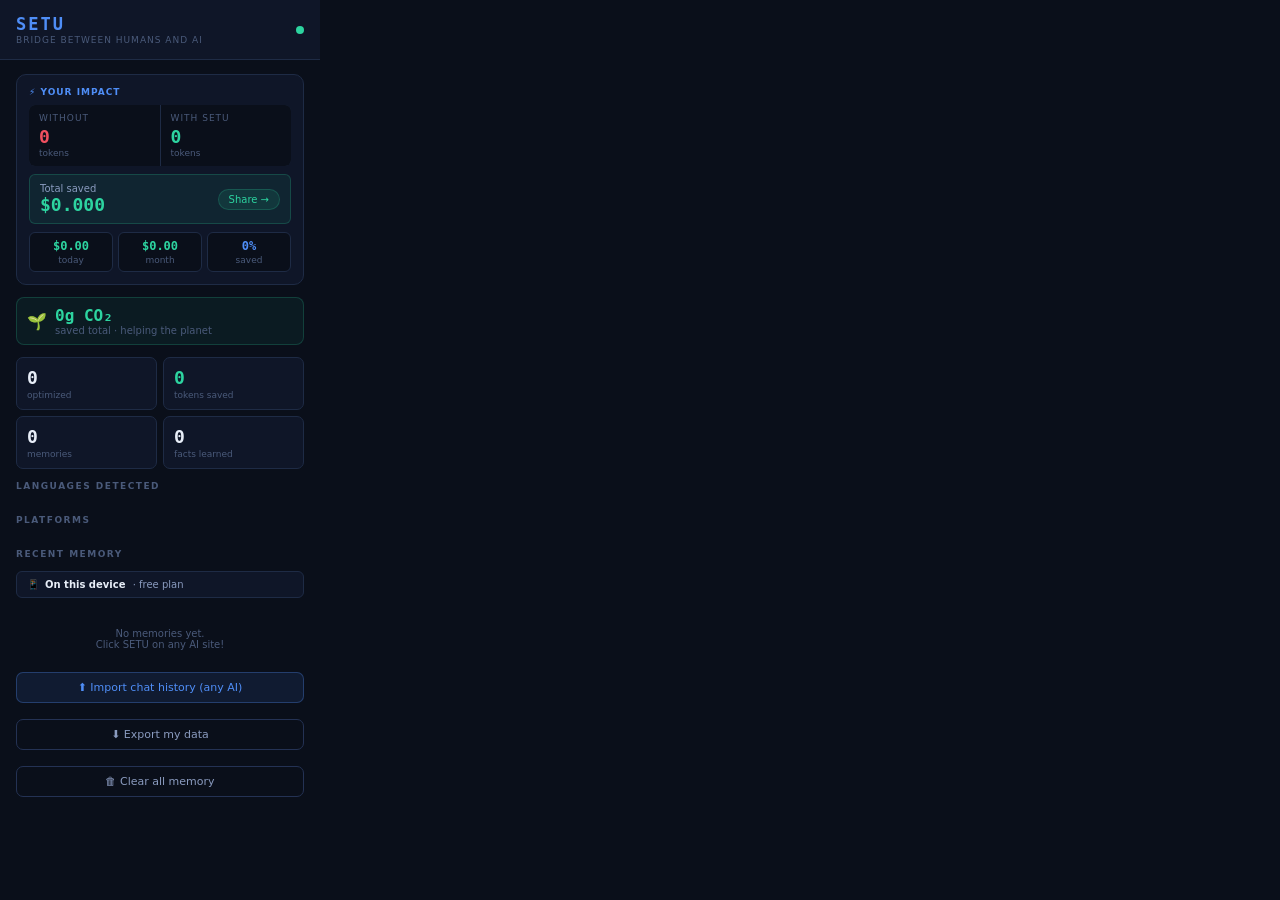
<file: extension/popup.html>
<!DOCTYPE html>
<html>
<head>
<meta charset="UTF-8">
<style>
*{box-sizing:border-box;margin:0;padding:0}
body{width:320px;background:#0a0f1a;color:#e8eef8;font-family:'Space Grotesk',system-ui,sans-serif;font-size:12px}
.hdr{background:#0f1628;border-bottom:1px solid #1e2b45;padding:14px 16px;display:flex;align-items:center;gap:10px}
.logo{font-size:17px;font-weight:700;color:#4f8ef7;letter-spacing:2px;font-family:monospace}
.sub{font-size:9px;color:#4a5a7a;letter-spacing:1px;margin-top:1px}
.dot{width:8px;height:8px;border-radius:50%;background:#2dd4a0;margin-left:auto;animation:p 2s infinite;flex-shrink:0}
@keyframes p{0%,100%{opacity:1}50%{opacity:0.3}}
.body{padding:14px 16px;display:flex;flex-direction:column;gap:12px}

/* Impact */
.impact{background:#0f1628;border:1px solid #1e2b45;border-radius:10px;padding:12px;display:flex;flex-direction:column;gap:8px}
.impact-lbl{font-size:9px;color:#4f8ef7;text-transform:uppercase;letter-spacing:1px;font-weight:700}
.ig{display:grid;grid-template-columns:1fr 1fr;gap:1px;background:#1e2b45;border-radius:6px;overflow:hidden}
.ic{background:#0a0f1a;padding:8px 10px}
.icl{font-size:9px;color:#4a5a7a;text-transform:uppercase;letter-spacing:1px}
.icv{font-size:18px;font-weight:700;font-family:monospace;margin:3px 0 1px}
.icv.r{color:#f05060}.icv.g{color:#2dd4a0}
.ics{font-size:9px;color:#4a5a7a}
.is{background:rgba(45,212,160,0.08);border:1px solid rgba(45,212,160,0.2);border-radius:6px;padding:8px 10px;display:flex;justify-content:space-between;align-items:center}
.isl{font-size:10px;color:#8a9bbf}.isv{font-size:18px;font-weight:700;color:#2dd4a0;font-family:monospace}
.shr{background:rgba(45,212,160,0.1);border:1px solid rgba(45,212,160,0.2);color:#2dd4a0;padding:4px 10px;border-radius:20px;font-size:10px;cursor:pointer;font-family:inherit}

/* CO2 */
.co2-bar{background:rgba(45,212,160,0.06);border:1px solid rgba(45,212,160,0.2);border-radius:8px;padding:8px 10px;display:flex;align-items:center;gap:8px}
.co2-v{font-size:16px;font-weight:700;color:#2dd4a0;font-family:monospace}
.co2-l{font-size:10px;color:#4a5a7a}

/* Stats grid */
.sg{display:grid;grid-template-columns:1fr 1fr;gap:6px}
.sc{background:#0f1628;border:1px solid #1e2b45;border-radius:7px;padding:9px 10px}
.sv{font-size:18px;font-weight:700;font-family:monospace}.sv.g{color:#2dd4a0}
.sl{font-size:9px;color:#4a5a7a;margin-top:2px}

/* Langs / plats */
.langs{display:flex;flex-wrap:wrap;gap:4px}
.lc{background:#0f1628;border:1px solid #1e2b45;border-radius:20px;padding:2px 8px;font-size:10px;color:#8a9bbf;display:flex;align-items:center;gap:4px}
.lcc{background:#4f8ef7;color:#fff;border-radius:8px;padding:0 4px;font-size:8px;font-weight:700}
.plats{display:flex;flex-direction:column;gap:4px}
.pr{display:flex;align-items:center;gap:7px;background:#0f1628;border:1px solid #1e2b45;border-radius:5px;padding:6px 9px;font-size:10px}
.prd{width:6px;height:6px;border-radius:50%;background:#2dd4a0;flex-shrink:0}
.prn{flex:1;color:#c9d1d9}.prc{font-size:9px;color:#4a5a7a}

/* Memory */
.mem-list{display:flex;flex-direction:column;gap:4px;max-height:120px;overflow-y:auto}
.mi{background:#0f1628;border:1px solid #1e2b45;border-radius:5px;padding:6px 9px}
.mq{font-size:10px;color:#8a9bbf;white-space:nowrap;overflow:hidden;text-overflow:ellipsis}
.mm{display:flex;gap:5px;margin-top:3px;font-size:9px;color:#4a5a7a}
.mt{background:#1a2440;border-radius:2px;padding:1px 4px}
.no-m{font-size:10px;color:#4a5a7a;text-align:center;padding:10px 0}

/* Section labels */
.slbl{font-size:9px;color:#4a5a7a;text-transform:uppercase;letter-spacing:1.5px;font-weight:600}

/* Buttons */
.btn{width:100%;padding:8px;border-radius:7px;border:1px solid #243254;background:transparent;color:#8a9bbf;font-family:inherit;font-size:11px;cursor:pointer;transition:all 0.15s;margin-bottom:4px}
.btn:hover{border-color:#4f8ef7;color:#4f8ef7}
.btn.d:hover{border-color:#f05060;color:#f05060}
.btn.import{background:rgba(79,142,247,0.1);border-color:rgba(79,142,247,0.3);color:#4f8ef7}
.btn.import:hover{background:rgba(79,142,247,0.2)}

::-webkit-scrollbar{width:2px}::-webkit-scrollbar-thumb{background:#1a2440;border-radius:2px}
</style>
</head>
<body>
<div class="hdr">
  <div>
    <div class="logo">SETU</div>
    <div class="sub">BRIDGE BETWEEN HUMANS AND AI</div>
  </div>
  <div class="dot"></div>
</div>
<div class="body">

  <div class="impact">
    <div class="impact-lbl">⚡ Your impact</div>
    <div class="ig">
      <div class="ic"><div class="icl">Without</div><div class="icv r" id="i-orig">0</div><div class="ics">tokens</div></div>
      <div class="ic"><div class="icl">With SETU</div><div class="icv g" id="i-opt">0</div><div class="ics">tokens</div></div>
    </div>
    <div class="is">
      <div><div class="isl">Total saved</div><div class="isv" id="i-usd">$0.000</div></div>
      <button class="shr" onclick="share()">Share →</button>
    </div>
    <div style="display:grid;grid-template-columns:1fr 1fr 1fr;gap:5px">
      <div style="background:#0a0f1a;border:1px solid #1e2b45;border-radius:6px;padding:6px;text-align:center">
        <div style="font-size:12px;font-weight:700;color:#2dd4a0;font-family:monospace" id="i-td">$0.00</div>
        <div style="font-size:9px;color:#4a5a7a;margin-top:2px">today</div>
      </div>
      <div style="background:#0a0f1a;border:1px solid #1e2b45;border-radius:6px;padding:6px;text-align:center">
        <div style="font-size:12px;font-weight:700;color:#2dd4a0;font-family:monospace" id="i-mo">$0.00</div>
        <div style="font-size:9px;color:#4a5a7a;margin-top:2px">month</div>
      </div>
      <div style="background:#0a0f1a;border:1px solid #1e2b45;border-radius:6px;padding:6px;text-align:center">
        <div style="font-size:12px;font-weight:700;color:#4f8ef7;font-family:monospace" id="i-ra">0%</div>
        <div style="font-size:9px;color:#4a5a7a;margin-top:2px">saved</div>
      </div>
    </div>
  </div>

  <!-- CO2 -->
  <div class="co2-bar">
    <span style="font-size:16px">🌱</span>
    <div>
      <div class="co2-v" id="co2-val">0g CO₂</div>
      <div class="co2-l">saved total · <span id="co2-eq">helping the planet</span></div>
    </div>
  </div>

  <div class="sg">
    <div class="sc"><div class="sv" id="s-q">0</div><div class="sl">optimized</div></div>
    <div class="sc"><div class="sv g" id="s-ts">0</div><div class="sl">tokens saved</div></div>
    <div class="sc"><div class="sv" id="s-m">0</div><div class="sl">memories</div></div>
    <div class="sc"><div class="sv" id="s-f">0</div><div class="sl">facts learned</div></div>
  </div>

  <div class="slbl">Languages detected</div>
  <div class="langs" id="langs"></div>

  <div class="slbl">Platforms</div>
  <div class="plats" id="plats"></div>

  <div class="slbl">Recent memory</div>
  <div id="mem-storage-row" style="display:flex;align-items:center;gap:6px;background:#0f1628;border:1px solid #1e2b45;border-radius:6px;padding:7px 10px;margin-bottom:8px;font-size:10px;color:#8a9bbf">
    <span id="mem-storage-icon-ext">📱</span>
    <div>
      <span id="mem-storage-label-ext" style="color:#e8eef8;font-weight:600">On this device</span>
      <span id="mem-storage-sub-ext" style="margin-left:4px">· free plan</span>
    </div>
  </div>
  <div class="mem-list" id="mems"><div class="no-m">No memories yet.<br>Click SETU on any AI site!</div></div>

  <button class="btn import" onclick="openImport()">⬆ Import chat history (any AI)</button>
  <button class="btn" onclick="exportData()">⬇ Export my data</button>
  <button class="btn d" onclick="clearAll()">🗑 Clear all memory</button>
</div>

<script>
function ago(ts){
  const s=Math.floor((Date.now()-ts)/1000);
  if(s<60)return"now";if(s<3600)return Math.floor(s/60)+"m";
  if(s<86400)return Math.floor(s/3600)+"h";return Math.floor(s/86400)+"d";
}
function esc(s){return String(s||"").replace(/</g,"&lt;").replace(/>/g,"&gt;");}
function fmtUSD(n){if(n<0.001)return"$0.000";if(n<0.01)return"$"+n.toFixed(4);if(n<1)return"$"+n.toFixed(3);return"$"+n.toFixed(2);}
function fmtCO2(g){if(g<1)return(g*1000).toFixed(0)+"mg";if(g<1000)return g.toFixed(1)+"g";return(g/1000).toFixed(2)+"kg";}

async function load(){
  const data=await chrome.storage.local.get(null);
  const mems=data.memories||[],facts=data.facts||{};
  const tOrig=data.totalTokOrig||0,tOpt=data.totalTokOpt||0;
  const tSaved=data.totalSaved||0,queries=data.totalQueries||0;
  const tUSD=data.totalUSD||0;
  const today=new Date().toISOString().slice(0,10);
  const thisM=new Date().toISOString().slice(0,7);
  const daily=data.dailyStats||{};
  const tod=daily[today]||{saved:0,usd:0};
  let mUSD=0;
  Object.entries(daily).forEach(([k,v])=>{if(k.startsWith(thisM))mUSD+=v.usd||0;});
  const ratio=tOrig>0?Math.round(tSaved/tOrig*100):0;

  // Energy stats
  const eData=data.setu_energy_v1||{};
  const totalGrams=eData.totalGrams||0;
  document.getElementById("co2-val").textContent=fmtCO2(totalGrams)+" CO₂ saved";
  const eqs=[
    [1000,"= not driving 6km"],
    [100,"= saving phone charges"],
    [10,"= LED bulb 2h off"],
    [0,"= helping the planet"],
  ];
  const eq=eqs.find(([g])=>totalGrams>=g);
  document.getElementById("co2-eq").textContent=eq?eq[1]:"helping the planet";

  document.getElementById("i-orig").textContent=tOrig.toLocaleString();
  document.getElementById("i-opt").textContent=tOpt.toLocaleString();
  document.getElementById("i-usd").textContent=fmtUSD(tUSD);
  document.getElementById("i-td").textContent=fmtUSD(tod.usd||0);
  document.getElementById("i-mo").textContent=fmtUSD(mUSD);
  document.getElementById("i-ra").textContent=ratio+"%";
  document.getElementById("s-q").textContent=queries;
  document.getElementById("s-ts").textContent=tSaved.toLocaleString();
  document.getElementById("s-m").textContent=mems.length;
  document.getElementById("s-f").textContent=Object.keys(facts).length;

  const langs={};mems.forEach(m=>{langs[m.lang]=(langs[m.lang]||0)+1;});
  document.getElementById("langs").innerHTML=Object.entries(langs).sort((a,b)=>b[1]-a[1])
    .map(([l,c])=>`<span class="lc">${l}<span class="lcc">${c}</span></span>`).join("")
    ||"<span style='color:#4a5a7a;font-size:10px'>none yet</span>";

  const plats={};mems.forEach(m=>{plats[m.platform]=(plats[m.platform]||0)+1;});
  document.getElementById("plats").innerHTML=Object.entries(plats).sort((a,b)=>b[1]-a[1])
    .map(([p,c])=>`<div class="pr"><div class="prd"></div><div class="prn">${p}</div><div class="prc">${c}</div></div>`).join("")
    ||"<div style='color:#4a5a7a;font-size:10px;text-align:center;padding:6px'>No data yet — use SETU on any AI site</div>";

  const memEl=document.getElementById("mems");
  if(mems.length){
    memEl.innerHTML=mems.slice(0,6).map(m=>`<div class="mi"><div class="mq">${esc(m.query||"—")}</div><div class="mm"><span class="mt">${m.platform}</span><span class="mt">${m.lang||"en"}</span><span style="margin-left:auto">${ago(m.ts)}</span></div></div>`).join("");
  }

  // Storage badge — shows whether memory is on-device (free) or cloud (Pro)
  const uid=data.setu_uid||null;
  const synced=data.setu_auto_mode!==undefined; // has settings = extension is active
  const storageIcon=document.getElementById("mem-storage-icon-ext");
  const storageLabel=document.getElementById("mem-storage-label-ext");
  const storageSub=document.getElementById("mem-storage-sub-ext");
  // For now extension is always free-tier local (Pro cloud requires login via PWA)
  // When user upgrades, auth.js sets a setu_pro flag in chrome.storage
  if(data.setu_pro){
    if(storageIcon)storageIcon.textContent="☁️";
    if(storageLabel){storageLabel.textContent="Cloud synced";storageLabel.style.color="#2dd4a0";}
    if(storageSub)storageSub.textContent="· Pro plan · available on all devices";
  } else {
    if(storageIcon)storageIcon.textContent="📱";
    if(storageLabel){storageLabel.textContent="On this device";storageLabel.style.color="#e8eef8";}
    if(storageSub)storageSub.innerHTML=`· free plan · <a href="#" onclick="openImport()" style="color:#4f8ef7;text-decoration:none">upgrade for cloud sync</a>`;
  }
}

function share(){
  chrome.storage.local.get(["totalUSD","totalQueries"]).then(d=>{
    const t=`Saved ${fmtUSD(d.totalUSD||0)} on AI tokens with SETU!\n\nFree extension: optimizes prompts for ChatGPT, Claude, Perplexity in any language. Saves money + CO₂.\ncrea-troy.github.io/setu`;
    navigator.clipboard.writeText(t).then(()=>alert("Copied! Share it."));
  });
}

function openImport(){
  chrome.tabs.create({url:"https://crea-troy.github.io/setu/pwa#import"});
}

async function exportData(){
  const data=await chrome.storage.local.get(null);
  const blob=new Blob([JSON.stringify(data,null,2)],{type:"application/json"});
  const url=URL.createObjectURL(blob);
  const a=document.createElement("a");a.href=url;a.download="setu-data.json";a.click();
  URL.revokeObjectURL(url);
}

async function clearAll(){
  if(confirm("Delete all SETU memory and stats?")){
    await chrome.storage.local.clear();
    load();
  }
}
load();
</script>
</body>
</html>
</file>
